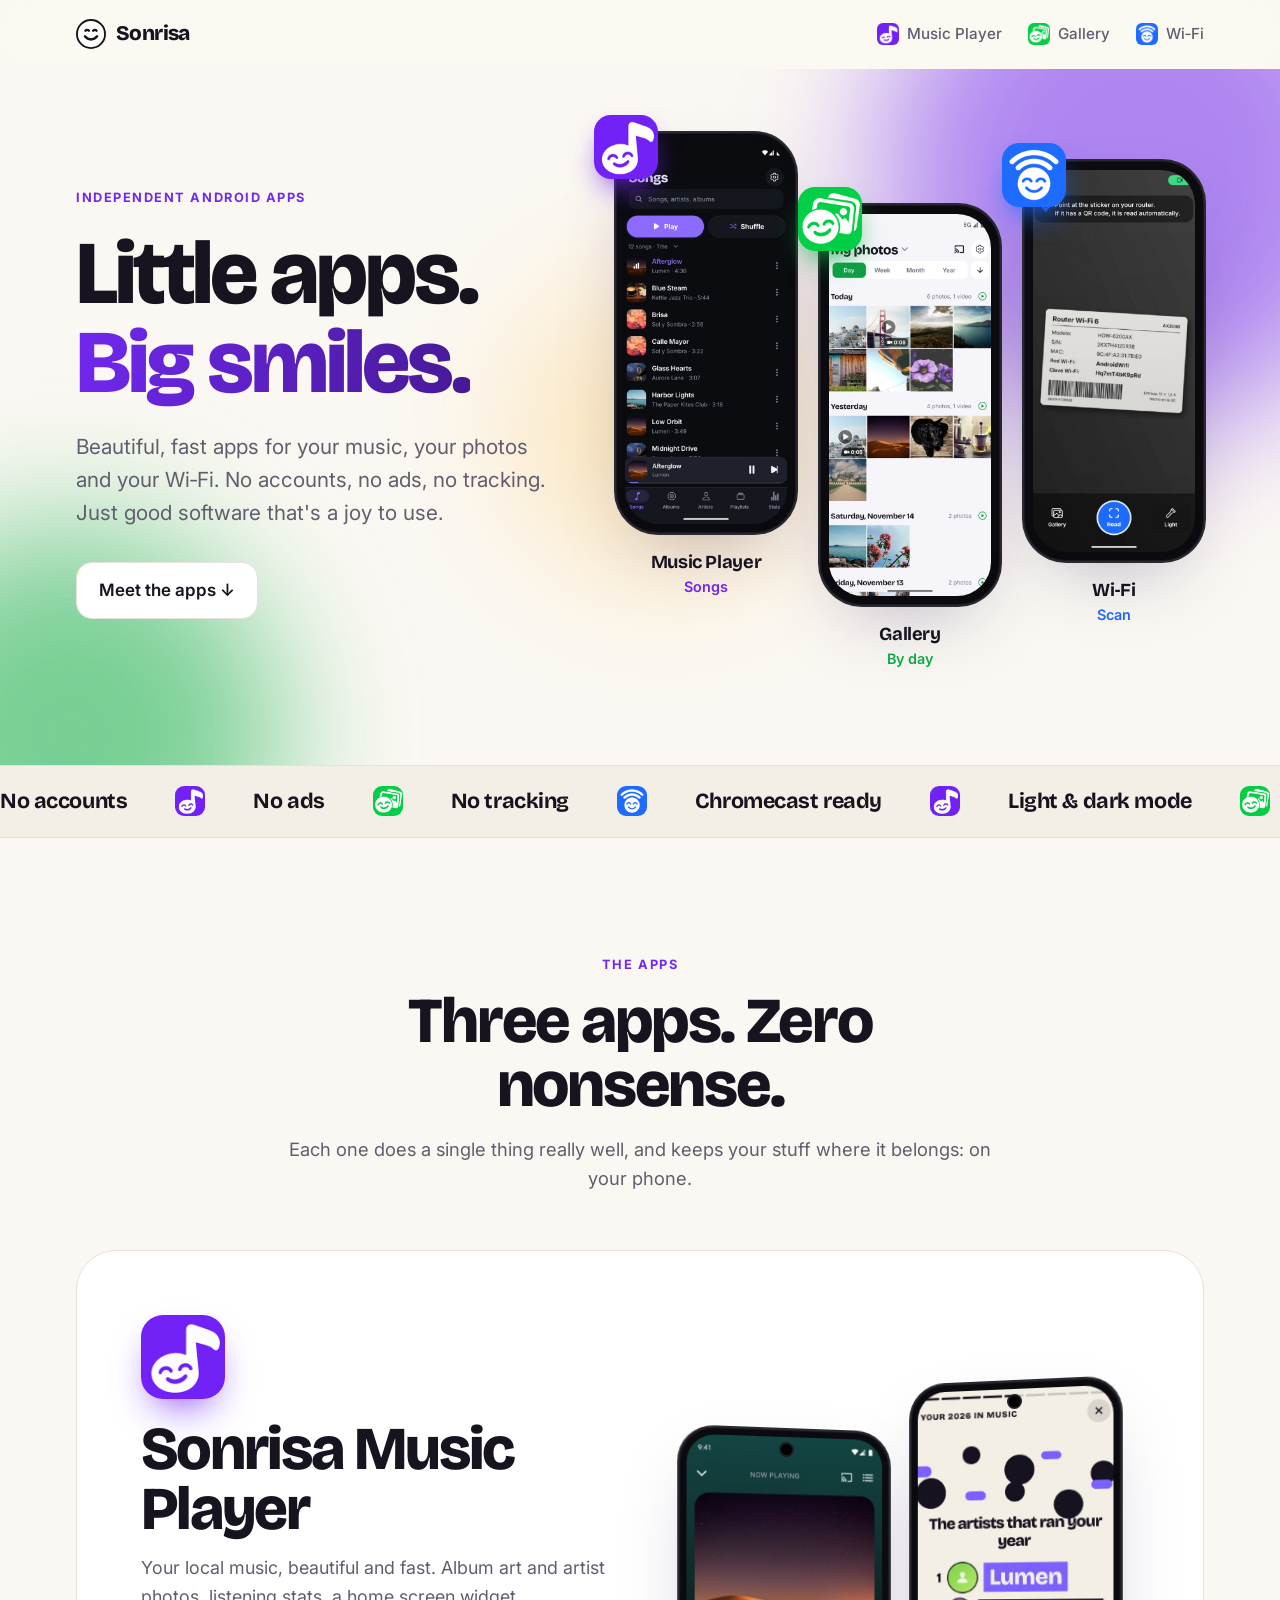
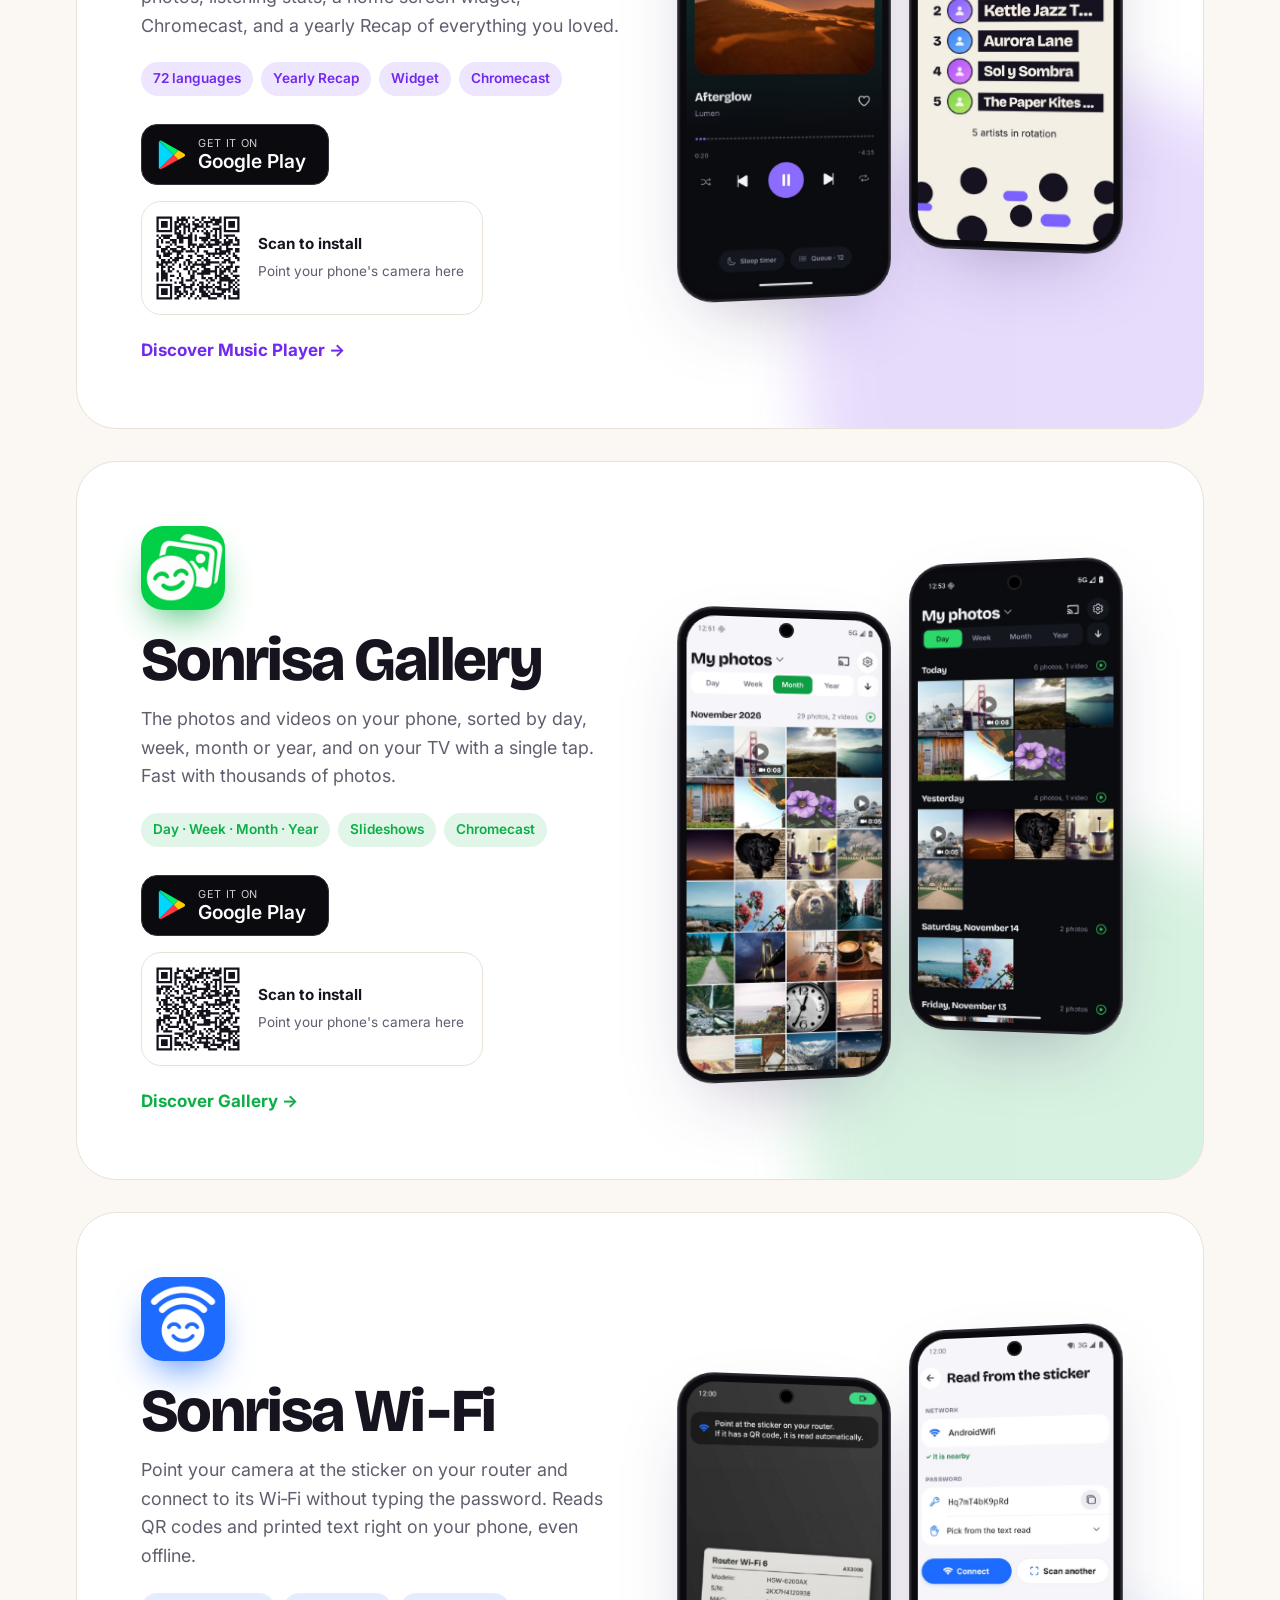
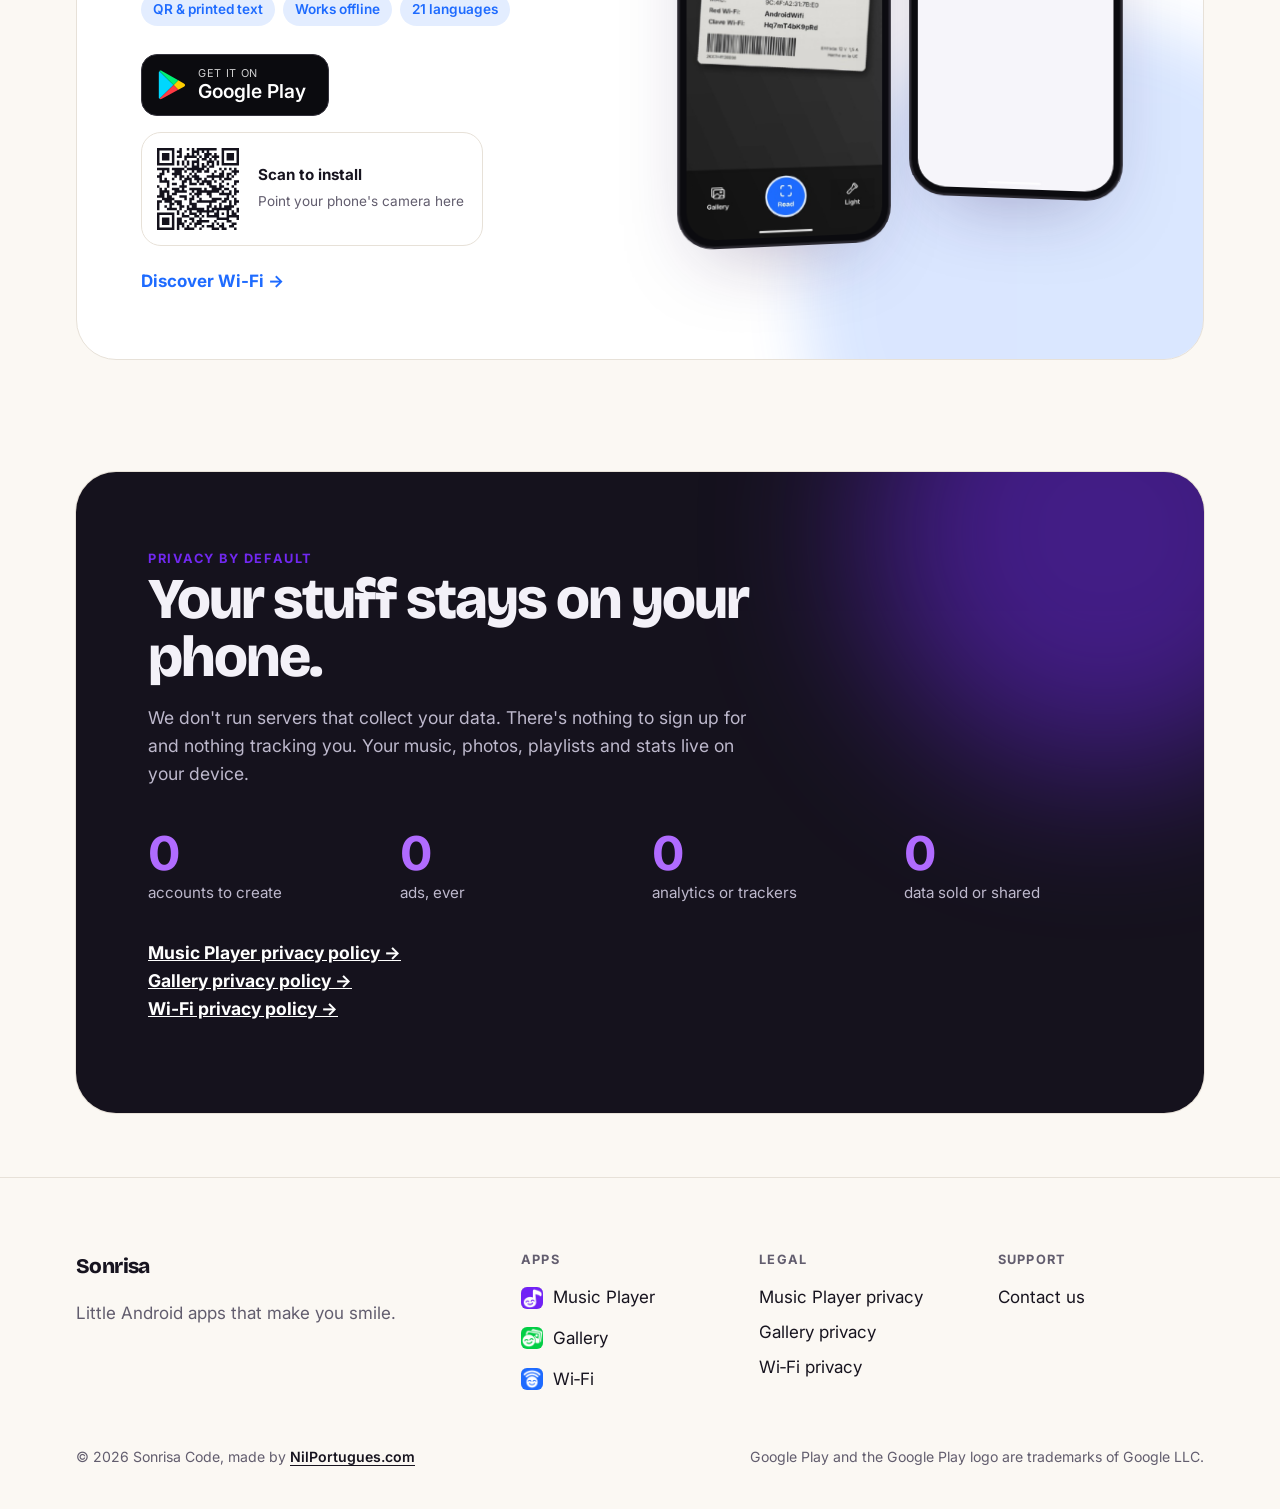
<file: index.html>
<!doctype html>
<html lang="en">
<head>
<meta charset="utf-8">
<meta name="viewport" content="width=device-width, initial-scale=1">
<title>Sonrisa · Little Android apps, big smiles</title>
<meta name="description" content="Sonrisa makes beautiful, fast Android apps that work with what's already on your phone. No accounts, no ads, no tracking. Meet Sonrisa Music Player, Sonrisa Gallery and Sonrisa Wi‑Fi.">
<link rel="canonical" href="https://sonrisacode.com/">
<meta property="og:type" content="website">
<meta property="og:url" content="https://sonrisacode.com/">
<meta property="og:title" content="Sonrisa · Little Android apps, big smiles">
<meta property="og:description" content="Beautiful, private Android apps. No accounts, no ads, no tracking.">
<meta property="og:image" content="https://sonrisacode.com/img/music/icon.png">
<meta name="twitter:card" content="summary">
<meta name="theme-color" content="#fbf8f3" media="(prefers-color-scheme: light)">
<meta name="theme-color" content="#0c0a12" media="(prefers-color-scheme: dark)">
<link rel="icon" href="img/music/icon-192.png">
<link rel="preconnect" href="https://fonts.googleapis.com">
<link rel="preconnect" href="https://fonts.gstatic.com" crossorigin>
<link href="https://fonts.googleapis.com/css2?family=Bricolage+Grotesque:opsz,wght@12..96,700;12..96,800&family=Inter:wght@400;500;600;700&display=swap" rel="stylesheet">
<link rel="stylesheet" href="styles.css">
<script src="site.js" defer></script>
</head>
<body>

<header class="nav">
  <div class="wrap">
    <a class="logo" href="./"><svg viewBox="0 0 32 32" aria-hidden="true"><circle cx="16" cy="16" r="15" fill="#fff" stroke="#17141f" stroke-width="2"/><path d="M9.5 18.5c3.4 4.4 9.6 4.4 13 0" stroke="#17141f" stroke-width="2.6" fill="none" stroke-linecap="round"/><path d="M10 12.5c1-1.3 2.8-1.3 3.8 0M18.2 12.5c1-1.3 2.8-1.3 3.8 0" stroke="#17141f" stroke-width="2.4" fill="none" stroke-linecap="round"/></svg>Sonrisa</a>
    <nav class="nav-links">
      <a href="music-player/"><img src="img/music/icon-192.png" alt="" width="22" height="22">Music Player</a>
      <a href="gallery/"><img src="img/gallery/icon-192.png" alt="" width="22" height="22">Gallery</a>
      <a href="wifi/"><img src="img/wifi/icon-192.png" alt="" width="22" height="22">Wi‑Fi</a>
    </nav>
  </div>
</header>

<main>
  <section class="hero music">
    <div class="blobs"><div class="blob a"></div><div class="blob b" style="background: var(--gallery)"></div><div class="blob c"></div></div>
    <div class="wrap">
      <div>
        <span class="eyebrow reveal">Independent Android apps</span>
        <h1 class="reveal d1">Little apps.<br><em>Big smiles.</em></h1>
        <p class="lead reveal d2">Beautiful, fast apps for your music, your photos and your Wi‑Fi. No accounts, no ads, no tracking. Just good software that's a joy to use.</p>
        <div class="get reveal d3">
          <a class="ghost-btn" href="#apps">Meet the apps ↓</a>
        </div>
      </div>
      <div class="duo reveal d2">
        <a class="demo music" href="music-player/" aria-label="Music Player">
          <div class="phone"><div class="screens"><img src="img/music/songs.jpg" alt="Songs" data-label="Songs" data-tap="50,95.5" width="540" height="1200"><img src="img/music/artists.jpg" alt="Artists" data-label="Artists" data-tap="90,95.5" width="540" height="1200" loading="lazy"><img src="img/music/stats.jpg" alt="Stats" data-label="Stats" data-tap="50,48" width="540" height="1200" loading="lazy"><img src="img/music/recap3.jpg" alt="Song of the year" data-label="Song of the year" data-tap="85,50" width="540" height="1200" loading="lazy"><img src="img/music/recap4.jpg" alt="Top artists" data-label="Top artists" width="540" height="1200" loading="lazy"><span class="tap"></span></div></div>
          <img class="demo-icon" src="img/music/icon-192.png" alt="" width="64" height="64">
          <span class="demo-caption"><strong>Music Player</strong><span class="demo-label">Songs</span></span>
        </a>
        <a class="demo gallery" href="gallery/" aria-label="Gallery">
          <div class="phone"><div class="screens"><img src="img/gallery/day.jpg" alt="By day" data-label="By day" data-tap="53,14.7" width="540" height="1200"><img src="img/gallery/month.jpg" alt="By month" data-label="By month" data-tap="37,41" width="540" height="1200" loading="lazy"><img src="img/gallery/viewer.jpg" alt="Viewer" data-label="Viewer" data-tap="50,94.4" width="540" height="1200" loading="lazy"><img src="img/gallery/details.jpg" alt="Details" data-label="Details" width="540" height="1200" loading="lazy"><span class="tap"></span></div></div>
          <img class="demo-icon" src="img/gallery/icon-192.png" alt="" width="64" height="64">
          <span class="demo-caption"><strong>Gallery</strong><span class="demo-label">By day</span></span>
        </a>
        <a class="demo wifi" href="wifi/" aria-label="Wi‑Fi">
          <div class="phone"><div class="screens"><img src="img/wifi/scan.jpg" alt="Scan" data-label="Scan" data-tap="50,92.5" width="540" height="1200"><img src="img/wifi/result.jpg" alt="Result" data-label="Result" data-tap="50,43" width="540" height="1200" loading="lazy"><img src="img/wifi/pick.jpg" alt="Pick the password" data-label="Pick the password" data-tap="27,80" width="540" height="1200" loading="lazy"><img src="img/wifi/saved.jpg" alt="Connected" data-label="Connected" width="540" height="1200" loading="lazy"><span class="tap"></span></div></div>
          <img class="demo-icon" src="img/wifi/icon-192.png" alt="" width="64" height="64">
          <span class="demo-caption"><strong>Wi‑Fi</strong><span class="demo-label">Scan</span></span>
        </a>
      </div>
    </div>
  </section>

  <div class="marquee music both" aria-hidden="true">
    <div class="marquee-track">
      <span>No accounts</span><span>No ads</span><span>No tracking</span><span>Chromecast ready</span><span>Light &amp; dark mode</span><span>Made with care</span>
      <span>No accounts</span><span>No ads</span><span>No tracking</span><span>Chromecast ready</span><span>Light &amp; dark mode</span><span>Made with care</span>
    </div>
  </div>

  <section class="section" id="apps">
    <div class="wrap">
      <div class="section-head center reveal">
        <span class="eyebrow">The apps</span>
        <h2>Three apps. Zero nonsense.</h2>
        <p>Each one does a single thing really well, and keeps your stuff where it belongs: on your phone.</p>
      </div>

      <article class="showcase music reveal">
        <div>
          <img class="app-icon" src="img/music/icon-192.png" alt="Sonrisa Music Player icon" width="84" height="84">
          <h2>Sonrisa Music Player</h2>
          <p>Your local music, beautiful and fast. Album art and artist photos, listening stats, a home screen widget, Chromecast, and a yearly Recap of everything you loved.</p>
          <div class="tags"><span>72 languages</span><span>Yearly Recap</span><span>Widget</span><span>Chromecast</span></div>
          <div class="get">
            <a class="play-btn" href="https://play.google.com/store/apps/details?id=com.nilportugues.sonrisa_music_player"><svg viewBox="0 0 28 30" aria-hidden="true"><path fill="#00d7fe" d="M1.5 1.2 15.6 15 1.5 28.8C1 28.5.8 28 .8 27.3V2.7c0-.7.2-1.2.7-1.5z"/><path fill="#ffce00" d="m20.3 19.7-4.7-4.7 4.7-4.7 5.6 3.2c1.6.9 1.6 2.4 0 3.3z"/><path fill="#ff3a44" d="M20.3 19.7 15.6 15 1.5 28.8c.5.5 1.4.6 2.4 0z"/><path fill="#00f076" d="M20.3 10.3 3.9 1c-1-.6-1.9-.5-2.4 0L15.6 15z"/></svg><span><small>Get it on</small><strong>Google Play</strong></span></a>
            <div class="qr-card"><img src="img/music/qr.svg" alt="QR code to download Sonrisa Music Player on Google Play" width="92" height="92"><div><strong>Scan to install</strong><span>Point your phone's camera here</span></div></div>
          </div>
          <a class="more" href="music-player/">Discover Music Player →</a>
        </div>
        <div class="media" aria-hidden="true">
          <div class="phone sm"><img src="img/music/player.jpg" alt="" width="540" height="1200" loading="lazy"></div>
          <div class="phone sm"><img src="img/music/recap4.jpg" alt="" width="540" height="1200" loading="lazy"></div>
        </div>
      </article>

      <article class="showcase gallery reveal">
        <div>
          <img class="app-icon" src="img/gallery/icon-192.png" alt="Sonrisa Gallery icon" width="84" height="84">
          <h2>Sonrisa Gallery</h2>
          <p>The photos and videos on your phone, sorted by day, week, month or year, and on your TV with a single tap. Fast with thousands of photos.</p>
          <div class="tags"><span>Day · Week · Month · Year</span><span>Slideshows</span><span>Chromecast</span></div>
          <div class="get">
            <a class="play-btn" href="https://play.google.com/store/apps/details?id=com.nilportugues.sonrisa_photo_gallery"><svg viewBox="0 0 28 30" aria-hidden="true"><path fill="#00d7fe" d="M1.5 1.2 15.6 15 1.5 28.8C1 28.5.8 28 .8 27.3V2.7c0-.7.2-1.2.7-1.5z"/><path fill="#ffce00" d="m20.3 19.7-4.7-4.7 4.7-4.7 5.6 3.2c1.6.9 1.6 2.4 0 3.3z"/><path fill="#ff3a44" d="M20.3 19.7 15.6 15 1.5 28.8c.5.5 1.4.6 2.4 0z"/><path fill="#00f076" d="M20.3 10.3 3.9 1c-1-.6-1.9-.5-2.4 0L15.6 15z"/></svg><span><small>Get it on</small><strong>Google Play</strong></span></a>
            <div class="qr-card"><img src="img/gallery/qr.svg" alt="QR code to download Sonrisa Gallery on Google Play" width="92" height="92"><div><strong>Scan to install</strong><span>Point your phone's camera here</span></div></div>
          </div>
          <a class="more" href="gallery/">Discover Gallery →</a>
        </div>
        <div class="media" aria-hidden="true">
          <div class="phone sm"><img src="img/gallery/month.jpg" alt="" width="540" height="1200" loading="lazy"></div>
          <div class="phone sm"><img src="img/gallery/dark.jpg" alt="" width="540" height="1200" loading="lazy"></div>
        </div>
      </article>

      <article class="showcase wifi reveal">
        <div>
          <img class="app-icon" src="img/wifi/icon-192.png" alt="Sonrisa Wi‑Fi icon" width="84" height="84">
          <h2>Sonrisa Wi‑Fi</h2>
          <p>Point your camera at the sticker on your router and connect to its Wi‑Fi without typing the password. Reads QR codes and printed text right on your phone, even offline.</p>
          <div class="tags"><span>QR &amp; printed text</span><span>Works offline</span><span>21 languages</span></div>
          <div class="get">
            <a class="play-btn" href="https://play.google.com/store/apps/details?id=com.nilportugues.sonrisa_wifi"><svg viewBox="0 0 28 30" aria-hidden="true"><path fill="#00d7fe" d="M1.5 1.2 15.6 15 1.5 28.8C1 28.5.8 28 .8 27.3V2.7c0-.7.2-1.2.7-1.5z"/><path fill="#ffce00" d="m20.3 19.7-4.7-4.7 4.7-4.7 5.6 3.2c1.6.9 1.6 2.4 0 3.3z"/><path fill="#ff3a44" d="M20.3 19.7 15.6 15 1.5 28.8c.5.5 1.4.6 2.4 0z"/><path fill="#00f076" d="M20.3 10.3 3.9 1c-1-.6-1.9-.5-2.4 0L15.6 15z"/></svg><span><small>Get it on</small><strong>Google Play</strong></span></a>
            <div class="qr-card"><img src="img/wifi/qr.svg" alt="QR code to download Sonrisa Wi‑Fi on Google Play" width="92" height="92"><div><strong>Scan to install</strong><span>Point your phone's camera here</span></div></div>
          </div>
          <a class="more" href="wifi/">Discover Wi‑Fi →</a>
        </div>
        <div class="media" aria-hidden="true">
          <div class="phone sm"><img src="img/wifi/scan.jpg" alt="" width="540" height="1200" loading="lazy"></div>
          <div class="phone sm"><img src="img/wifi/result.jpg" alt="" width="540" height="1200" loading="lazy"></div>
        </div>
      </article>
    </div>
  </section>

  <section class="wrap music" id="privacy">
    <div class="privacy reveal">
      <span class="eyebrow">Privacy by default</span>
      <h2>Your stuff stays on your phone.</h2>
      <p>We don't run servers that collect your data. There's nothing to sign up for and nothing tracking you. Your music, photos, playlists and stats live on your device.</p>
      <div class="stats">
        <div><b>0</b><span>accounts to create</span></div>
        <div><b>0</b><span>ads, ever</span></div>
        <div><b>0</b><span>analytics or trackers</span></div>
        <div><b>0</b><span>data sold or shared</span></div>
      </div>
      <p><a class="link" href="music-player/privacy.html">Music Player privacy policy →</a><br><a class="link" href="gallery/privacy.html">Gallery privacy policy →</a><br><a class="link" href="wifi/privacy.html">Wi‑Fi privacy policy →</a></p>
    </div>
  </section>
</main>

<footer>
  <div class="wrap">
    <div class="cols">
      <div>
        <a class="logo" href="./">Sonrisa</a>
        <p class="muted">Little Android apps that make you smile.</p>
      </div>
      <div><h5>Apps</h5><ul><li><a class="app-link" href="music-player/"><img src="img/music/icon-192.png" alt="" width="22" height="22">Music Player</a></li><li><a class="app-link" href="gallery/"><img src="img/gallery/icon-192.png" alt="" width="22" height="22">Gallery</a></li><li><a class="app-link" href="wifi/"><img src="img/wifi/icon-192.png" alt="" width="22" height="22">Wi‑Fi</a></li></ul></div>
      <div><h5>Legal</h5><ul><li><a href="music-player/privacy.html">Music Player privacy</a></li><li><a href="gallery/privacy.html">Gallery privacy</a></li><li><a href="wifi/privacy.html">Wi‑Fi privacy</a></li></ul></div>
      <div><h5>Support</h5><ul><li><a href="mailto:nilopc@gmail.com">Contact us</a></li></ul></div>
    </div>
    <div class="fine"><span>© 2026 Sonrisa Code, made by <a class="by" href="https://nilportugues.com">NilPortugues.com</a></span><span>Google Play and the Google Play logo are trademarks of Google LLC.</span></div>
  </div>
</footer>
</body>
</html>
</file>
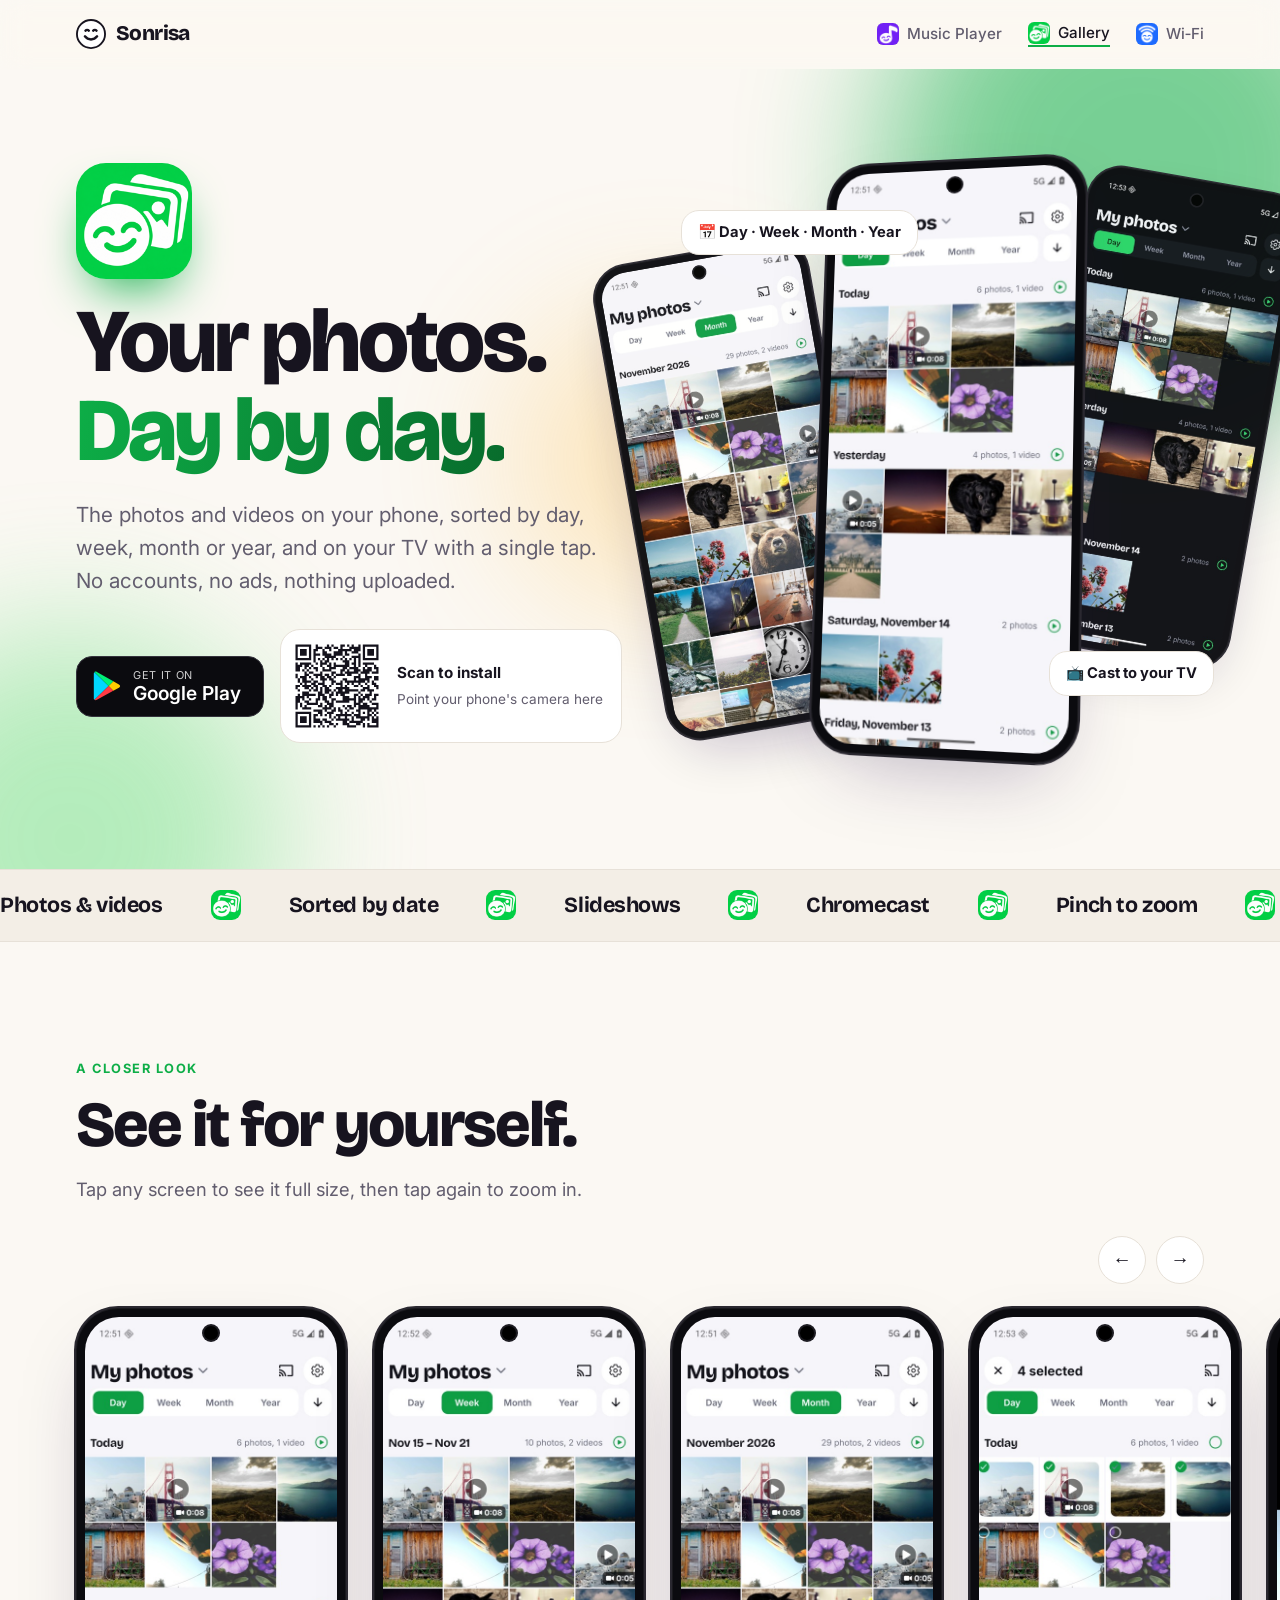
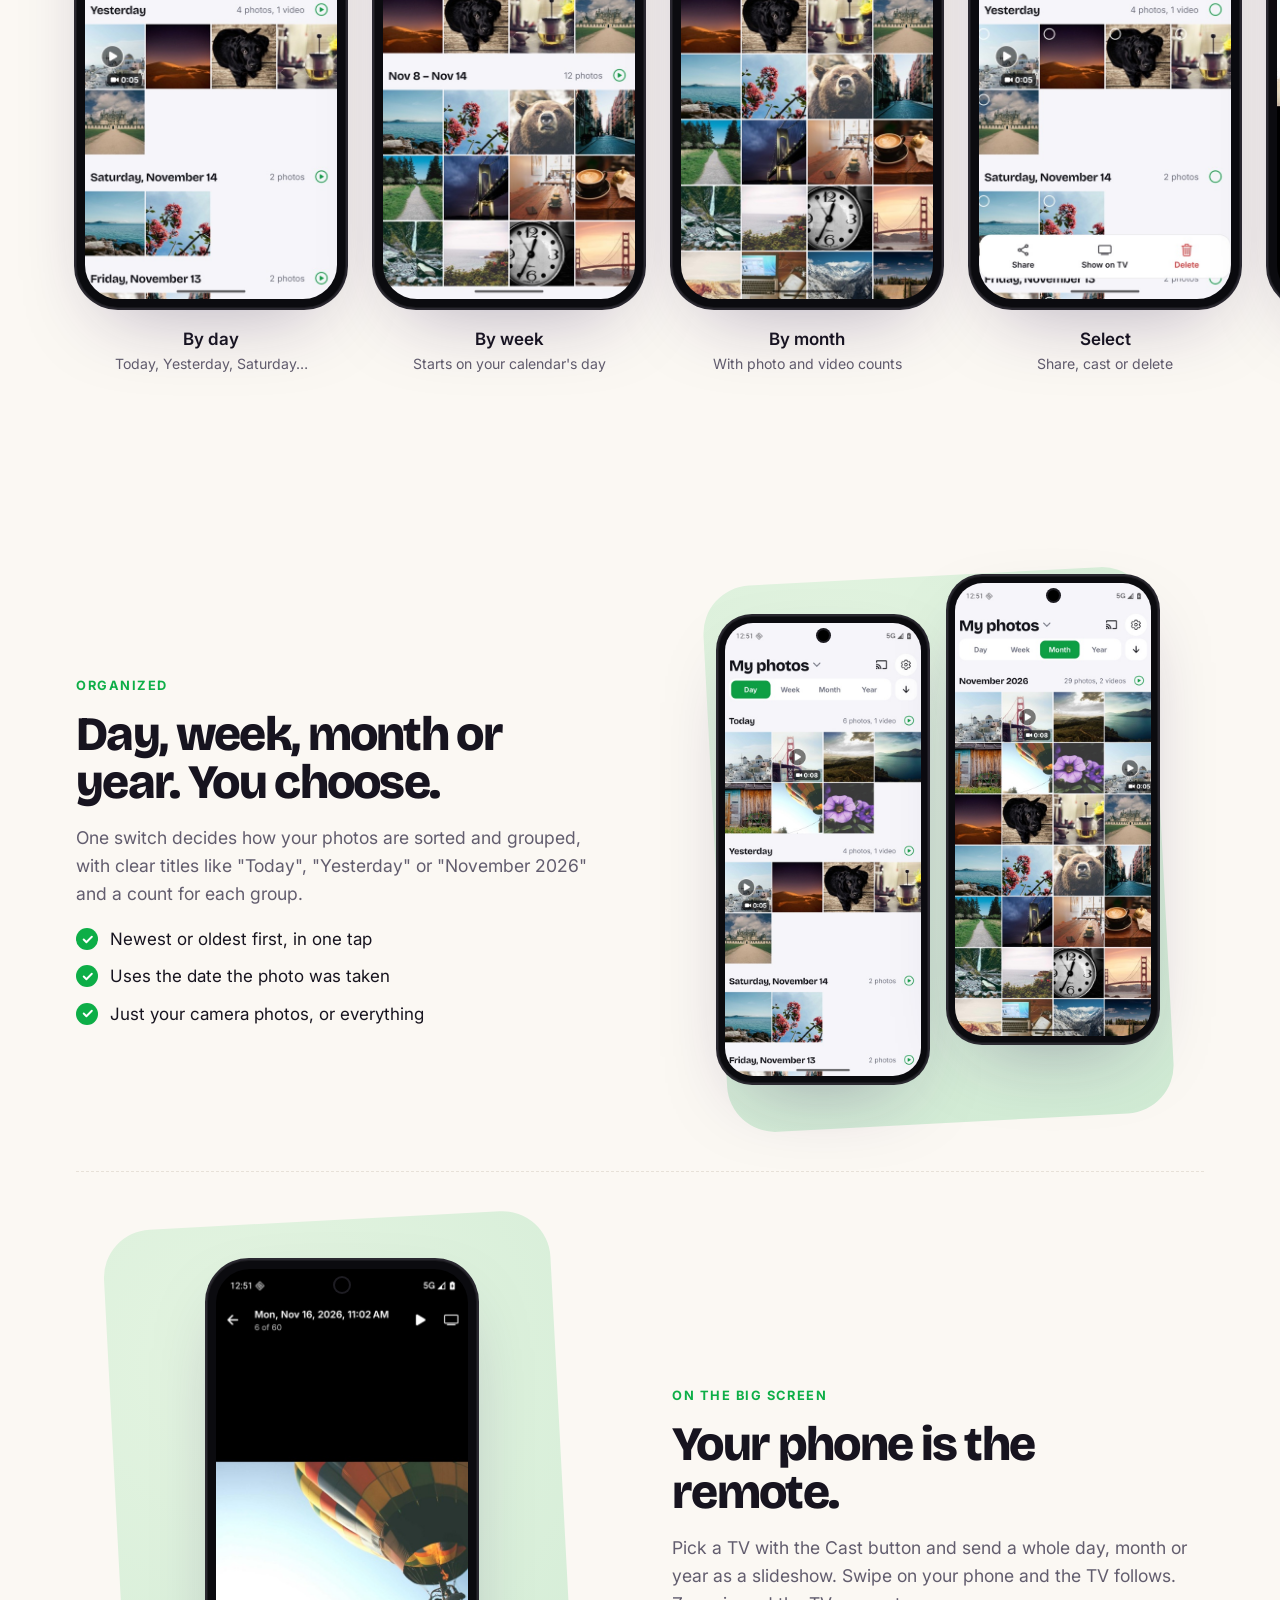
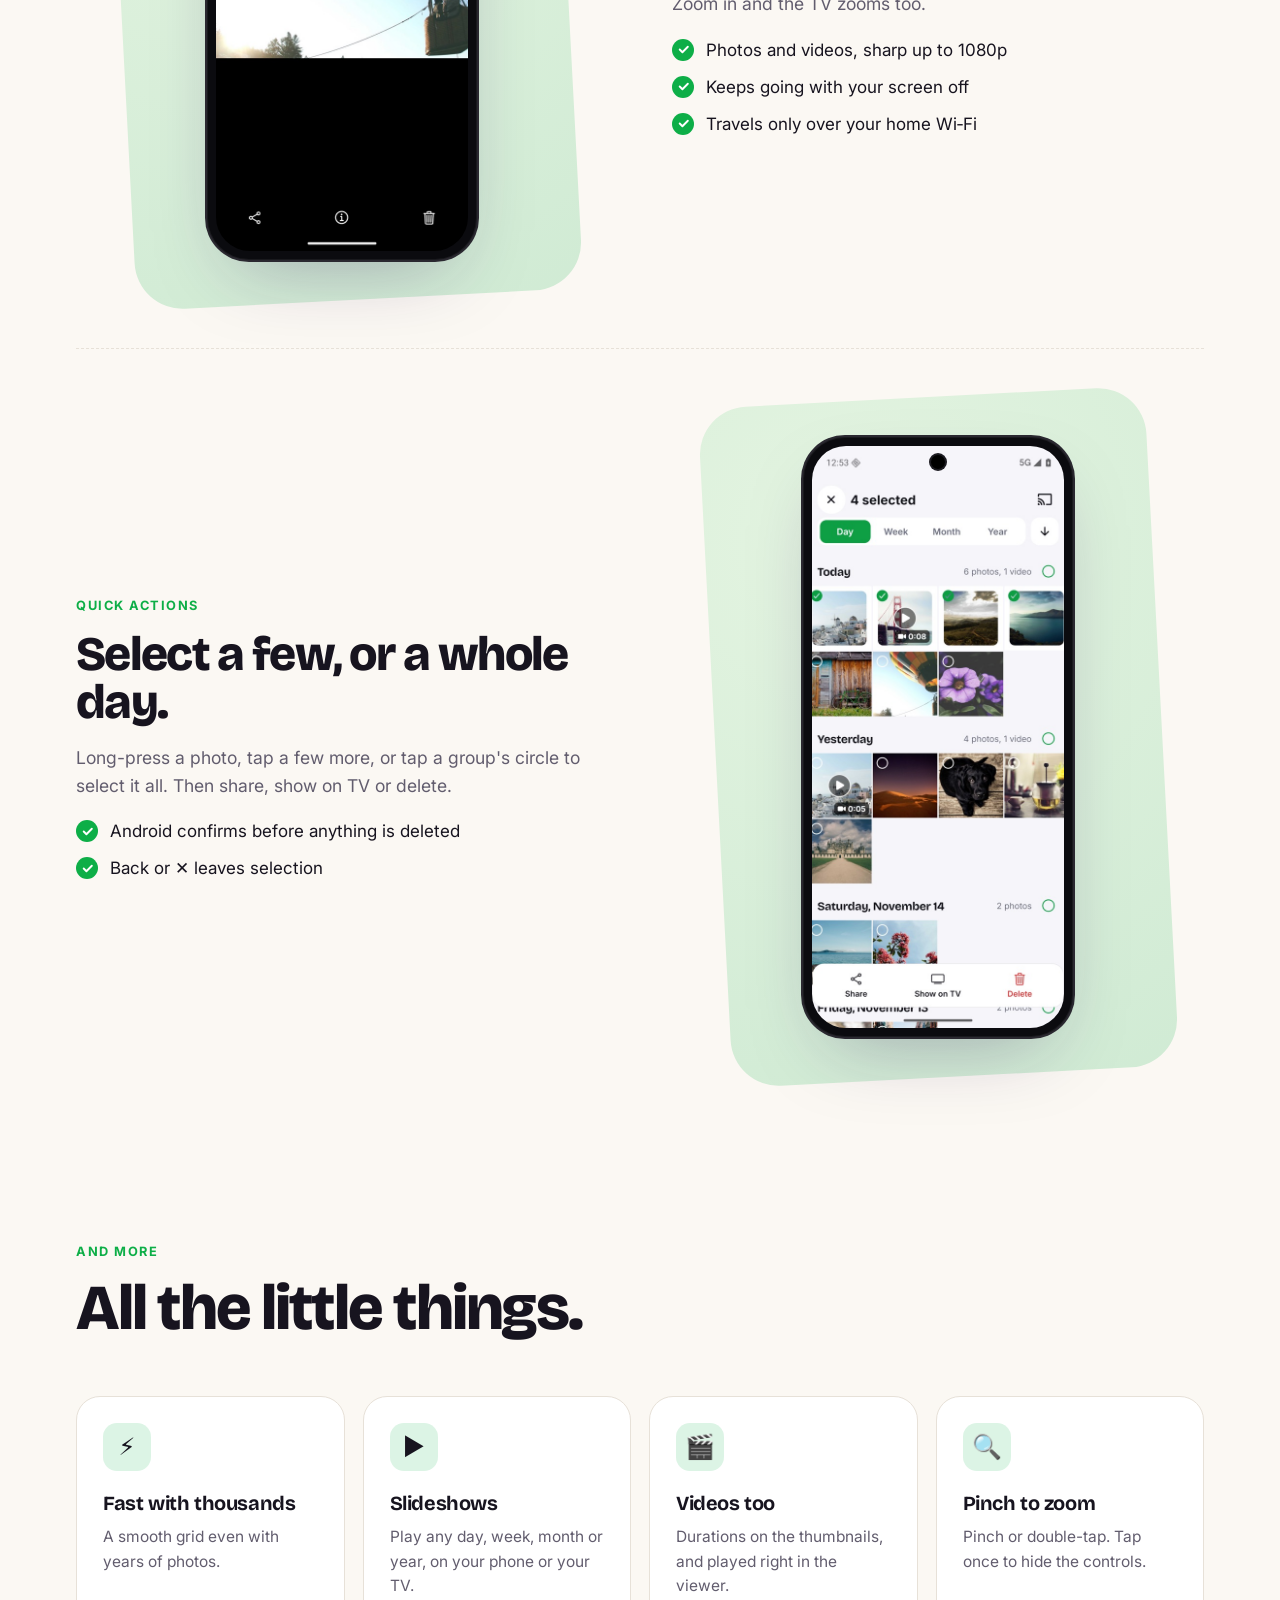
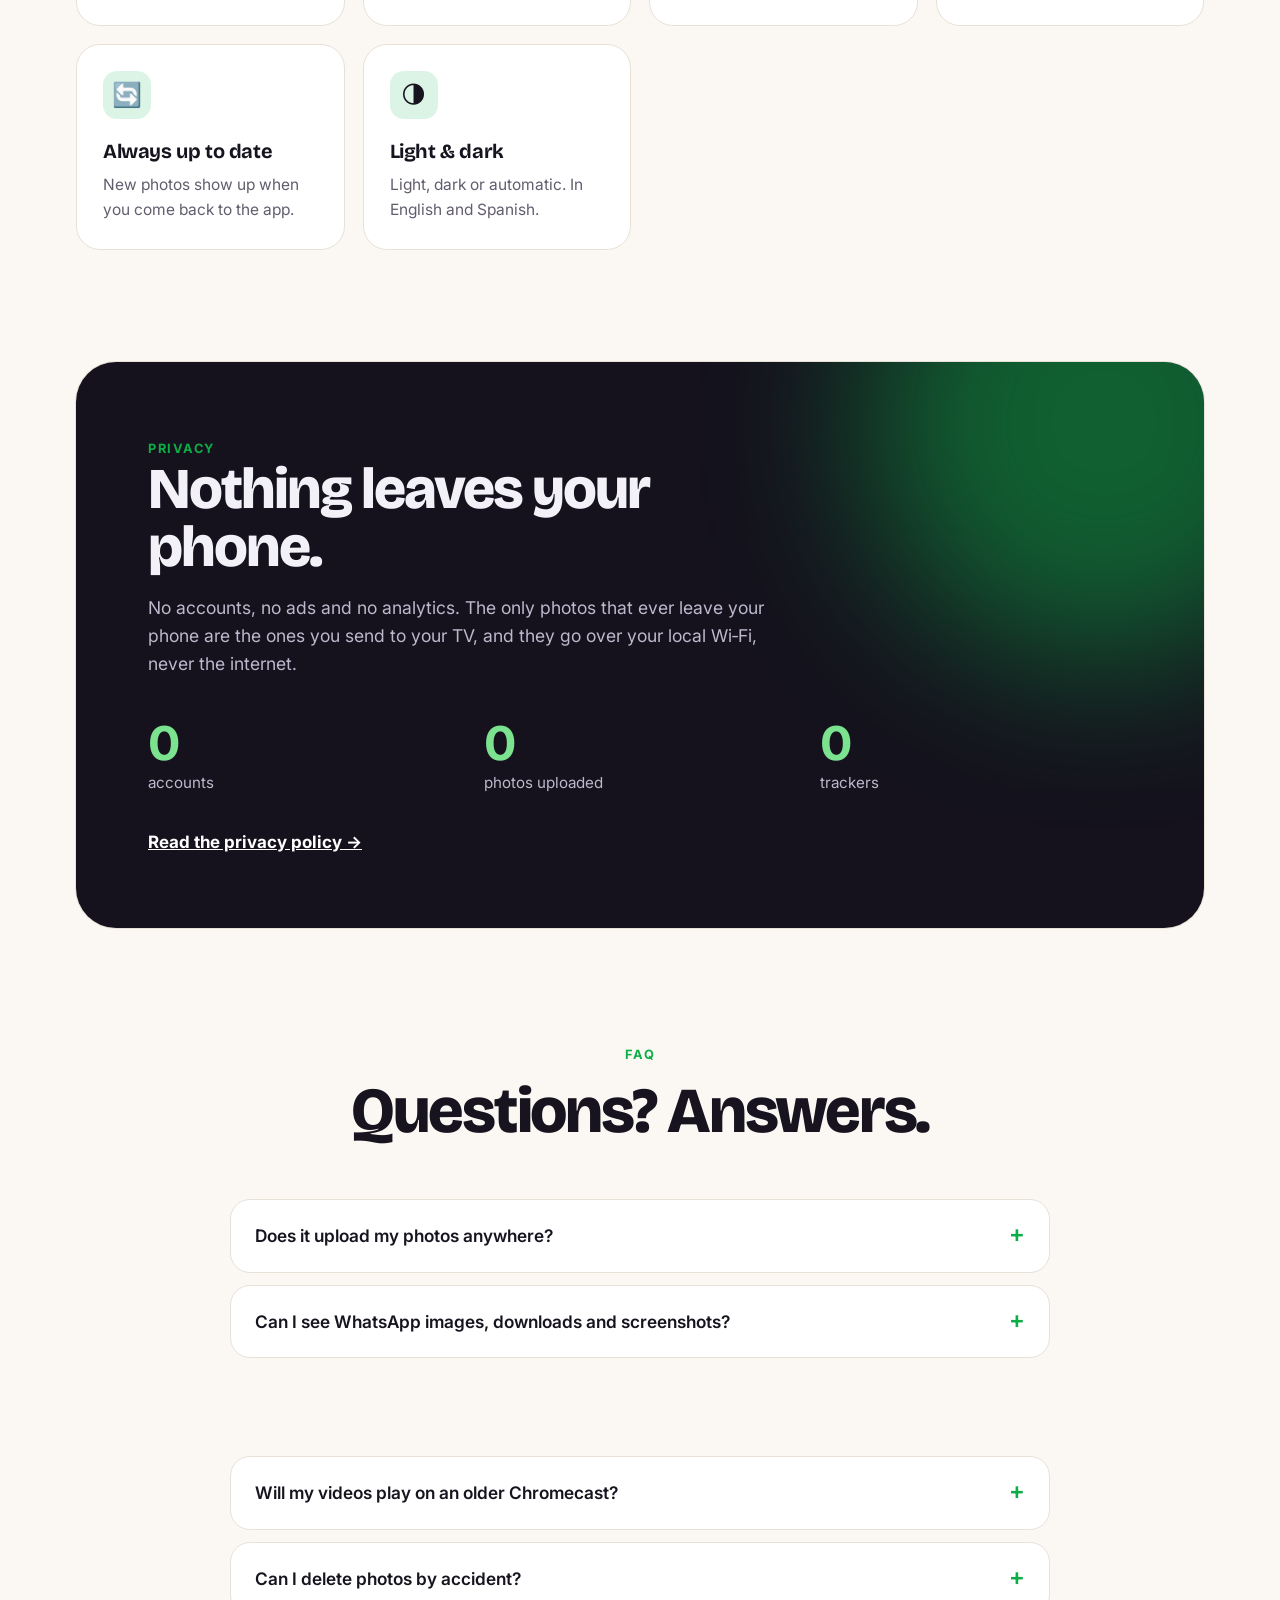
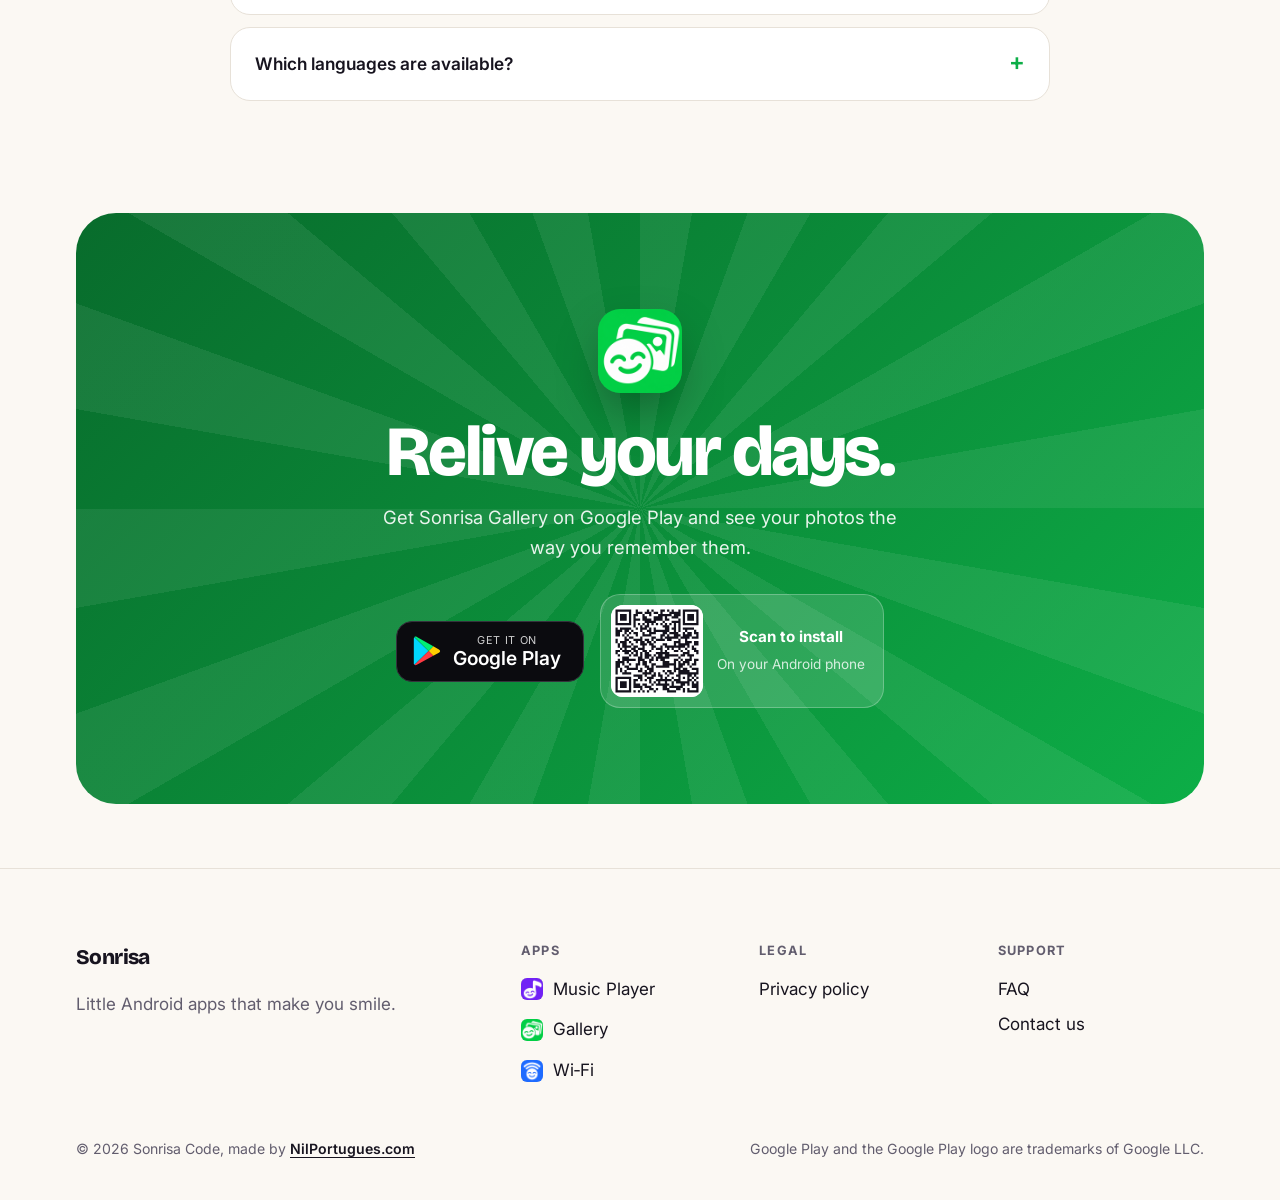
<file: gallery/index.html>
<!doctype html>
<html lang="en">
<head>
<meta charset="utf-8">
<meta name="viewport" content="width=device-width, initial-scale=1">
<title>Sonrisa Gallery · Your photos, by the day and on your TV</title>
<meta name="description" content="A fast photo and video gallery for Android. Sorted by day, week, month or year, with slideshows and Chromecast. No accounts, no ads, nothing uploaded.">
<link rel="canonical" href="https://sonrisacode.com/gallery/">
<meta property="og:type" content="website">
<meta property="og:url" content="https://sonrisacode.com/gallery/">
<meta property="og:title" content="Sonrisa Gallery">
<meta property="og:description" content="Your photos and videos, sorted by date and on your TV in one tap. No accounts, no ads.">
<meta property="og:image" content="https://sonrisacode.com/img/gallery/icon.png">
<meta name="twitter:card" content="summary">
<meta name="theme-color" content="#0dae47">
<link rel="icon" href="../img/gallery/icon-192.png">
<link rel="preconnect" href="https://fonts.googleapis.com">
<link rel="preconnect" href="https://fonts.gstatic.com" crossorigin>
<link href="https://fonts.googleapis.com/css2?family=Bricolage+Grotesque:opsz,wght@12..96,700;12..96,800&family=Inter:wght@400;500;600;700&display=swap" rel="stylesheet">
<link rel="stylesheet" href="../styles.css">
<script src="../site.js" defer></script>
<script type="application/ld+json">
{"@context":"https://schema.org","@type":"SoftwareApplication","name":"Sonrisa Gallery","operatingSystem":"Android","applicationCategory":"PhotographyApplication","url":"https://sonrisacode.com/gallery/","image":"https://sonrisacode.com/img/gallery/icon.png","downloadUrl":"https://play.google.com/store/apps/details?id=com.nilportugues.sonrisa_photo_gallery"}
</script>
</head>
<body class="gallery">

<header class="nav">
  <div class="wrap">
    <a class="logo" href="../"><svg viewBox="0 0 32 32" aria-hidden="true"><circle cx="16" cy="16" r="15" fill="#fff" stroke="#17141f" stroke-width="2"/><path d="M9.5 18.5c3.4 4.4 9.6 4.4 13 0" stroke="#17141f" stroke-width="2.6" fill="none" stroke-linecap="round"/><path d="M10 12.5c1-1.3 2.8-1.3 3.8 0M18.2 12.5c1-1.3 2.8-1.3 3.8 0" stroke="#17141f" stroke-width="2.4" fill="none" stroke-linecap="round"/></svg>Sonrisa</a>
    <nav class="nav-links">
      <a href="../music-player/"><img src="../img/music/icon-192.png" alt="" width="22" height="22">Music Player</a>
      <a href="../gallery/" aria-current="page"><img src="../img/gallery/icon-192.png" alt="" width="22" height="22">Gallery</a>
      <a href="../wifi/"><img src="../img/wifi/icon-192.png" alt="" width="22" height="22">Wi‑Fi</a>
    </nav>
  </div>
</header>

<main>
  <section class="hero">
    <div class="blobs"><div class="blob a"></div><div class="blob b"></div><div class="blob c"></div></div>
    <div class="wrap">
      <div>
        <img class="app-hero-icon reveal" src="../img/gallery/icon-192.png" alt="Sonrisa Gallery icon" width="116" height="116">
        <h1 class="reveal d1">Your photos.<br><em>Day by day.</em></h1>
        <p class="lead reveal d2">The photos and videos on your phone, sorted by day, week, month or year, and on your TV with a single tap. No accounts, no ads, nothing uploaded.</p>
        <div class="get reveal d3" id="download">
          <a class="play-btn" href="https://play.google.com/store/apps/details?id=com.nilportugues.sonrisa_photo_gallery"><svg viewBox="0 0 28 30" aria-hidden="true"><path fill="#00d7fe" d="M1.5 1.2 15.6 15 1.5 28.8C1 28.5.8 28 .8 27.3V2.7c0-.7.2-1.2.7-1.5z"/><path fill="#ffce00" d="m20.3 19.7-4.7-4.7 4.7-4.7 5.6 3.2c1.6.9 1.6 2.4 0 3.3z"/><path fill="#ff3a44" d="M20.3 19.7 15.6 15 1.5 28.8c.5.5 1.4.6 2.4 0z"/><path fill="#00f076" d="M20.3 10.3 3.9 1c-1-.6-1.9-.5-2.4 0L15.6 15z"/></svg><span><small>Get it on</small><strong>Google Play</strong></span></a>
          <div class="qr-card"><img src="../img/gallery/qr.svg" alt="QR code to download Sonrisa Gallery on Google Play" width="92" height="92"><div><strong>Scan to install</strong><span>Point your phone's camera here</span></div></div>
        </div>
      </div>
      <div class="stage reveal d2" aria-hidden="true">
        <div class="phone p2"><img src="../img/gallery/month.jpg" alt="" width="540" height="1200"></div>
        <div class="phone p3"><img src="../img/gallery/dark.jpg" alt="" width="540" height="1200"></div>
        <div class="phone p1"><img src="../img/gallery/day.jpg" alt="" width="540" height="1200"></div>
        <div class="badge-float one">📅 Day · Week · Month · Year</div>
        <div class="badge-float two">📺 Cast to your TV</div>
      </div>
    </div>
  </section>

  <div class="marquee" aria-hidden="true">
    <div class="marquee-track">
      <span>Photos &amp; videos</span><span>Sorted by date</span><span>Slideshows</span><span>Chromecast</span><span>Pinch to zoom</span><span>Light &amp; dark</span><span>No ads</span><span>Nothing uploaded</span>
      <span>Photos &amp; videos</span><span>Sorted by date</span><span>Slideshows</span><span>Chromecast</span><span>Pinch to zoom</span><span>Light &amp; dark</span><span>No ads</span><span>Nothing uploaded</span>
    </div>
  </div>

  <section class="section" id="screens">
    <div class="wrap">
      <div class="section-head reveal">
        <span class="eyebrow">A closer look</span>
        <h2>See it for yourself.</h2>
        <p>Tap any screen to see it full size, then tap again to zoom in.</p>
      </div>
      <div class="carousel-nav" data-carousel="shots"><button data-dir="-1" aria-label="Scroll left">←</button><button data-dir="1" aria-label="Scroll right">→</button></div>
    </div>
    <div class="shots" id="shots">
      <figure class="shot"><button data-zoom="../img/gallery/day@2x.jpg" data-caption="By day"><div class="phone"><img src="../img/gallery/day.jpg" alt="Photos grouped by day" width="540" height="1200" loading="lazy"></div></button><figcaption>By day<span>Today, Yesterday, Saturday…</span></figcaption></figure>
      <figure class="shot"><button data-zoom="../img/gallery/week@2x.jpg" data-caption="By week"><div class="phone"><img src="../img/gallery/week.jpg" alt="Photos grouped by week" width="540" height="1200" loading="lazy"></div></button><figcaption>By week<span>Starts on your calendar's day</span></figcaption></figure>
      <figure class="shot"><button data-zoom="../img/gallery/month@2x.jpg" data-caption="By month"><div class="phone"><img src="../img/gallery/month.jpg" alt="Photos grouped by month" width="540" height="1200" loading="lazy"></div></button><figcaption>By month<span>With photo and video counts</span></figcaption></figure>
      <figure class="shot"><button data-zoom="../img/gallery/select@2x.jpg" data-caption="Select"><div class="phone"><img src="../img/gallery/select.jpg" alt="Selecting several photos" width="540" height="1200" loading="lazy"></div></button><figcaption>Select<span>Share, cast or delete</span></figcaption></figure>
      <figure class="shot"><button data-zoom="../img/gallery/viewer@2x.jpg" data-caption="Viewer"><div class="phone"><img src="../img/gallery/viewer.jpg" alt="Full-screen photo viewer" width="540" height="1200" loading="lazy"></div></button><figcaption>Viewer<span>Swipe, pinch, play</span></figcaption></figure>
      <figure class="shot"><button data-zoom="../img/gallery/details@2x.jpg" data-caption="Details"><div class="phone"><img src="../img/gallery/details.jpg" alt="Photo details" width="540" height="1200" loading="lazy"></div></button><figcaption>Details<span>Date, size and folder</span></figcaption></figure>
      <figure class="shot"><button data-zoom="../img/gallery/dark@2x.jpg" data-caption="Dark mode"><div class="phone"><img src="../img/gallery/dark.jpg" alt="Gallery in dark mode" width="540" height="1200" loading="lazy"></div></button><figcaption>Dark mode<span>Or light, or automatic</span></figcaption></figure>
    </div>
  </section>

  <section class="section" id="features" style="padding-top: 0">
    <div class="wrap">
      <div class="row">
        <div class="reveal">
          <span class="eyebrow">Organized</span>
          <h3>Day, week, month or year. You choose.</h3>
          <p>One switch decides how your photos are sorted and grouped, with clear titles like "Today", "Yesterday" or "November 2026" and a count for each group.</p>
          <ul><li>Newest or oldest first, in one tap</li><li>Uses the date the photo was taken</li><li>Just your camera photos, or everything</li></ul>
        </div>
        <div class="row-media reveal d1"><div class="pair"><div class="phone sm"><img src="../img/gallery/day.jpg" alt="Grouped by day" width="540" height="1200" loading="lazy"></div><div class="phone sm"><img src="../img/gallery/month.jpg" alt="Grouped by month" width="540" height="1200" loading="lazy"></div></div></div>
      </div>

      <div class="row flip">
        <div class="reveal">
          <span class="eyebrow">On the big screen</span>
          <h3>Your phone is the remote.</h3>
          <p>Pick a TV with the Cast button and send a whole day, month or year as a slideshow. Swipe on your phone and the TV follows. Zoom in and the TV zooms too.</p>
          <ul><li>Photos and videos, sharp up to 1080p</li><li>Keeps going with your screen off</li><li>Travels only over your home Wi‑Fi</li></ul>
        </div>
        <div class="row-media reveal d1"><div class="phone"><img src="../img/gallery/viewer.jpg" alt="Photo viewer with cast button" width="540" height="1200" loading="lazy"></div></div>
      </div>

      <div class="row">
        <div class="reveal">
          <span class="eyebrow">Quick actions</span>
          <h3>Select a few, or a whole day.</h3>
          <p>Long-press a photo, tap a few more, or tap a group's circle to select it all. Then share, show on TV or delete.</p>
          <ul><li>Android confirms before anything is deleted</li><li>Back or ✕ leaves selection</li></ul>
        </div>
        <div class="row-media reveal d1"><div class="phone"><img src="../img/gallery/select.jpg" alt="Selection mode" width="540" height="1200" loading="lazy"></div></div>
      </div>
    </div>
  </section>

  <section class="section" style="padding-top: 0">
    <div class="wrap">
      <div class="section-head reveal"><span class="eyebrow">And more</span><h2>All the little things.</h2></div>
      <div class="grid">
        <div class="card reveal"><div class="ic">⚡</div><h4>Fast with thousands</h4><p>A smooth grid even with years of photos.</p></div>
        <div class="card reveal d1"><div class="ic">▶️</div><h4>Slideshows</h4><p>Play any day, week, month or year, on your phone or your TV.</p></div>
        <div class="card reveal d2"><div class="ic">🎬</div><h4>Videos too</h4><p>Durations on the thumbnails, and played right in the viewer.</p></div>
        <div class="card reveal d3"><div class="ic">🔍</div><h4>Pinch to zoom</h4><p>Pinch or double-tap. Tap once to hide the controls.</p></div>
        <div class="card reveal"><div class="ic">🔄</div><h4>Always up to date</h4><p>New photos show up when you come back to the app.</p></div>
        <div class="card reveal d1"><div class="ic">🌗</div><h4>Light &amp; dark</h4><p>Light, dark or automatic. In English and Spanish.</p></div>
      </div>
    </div>
  </section>

  <section class="wrap">
    <div class="privacy reveal">
      <span class="eyebrow">Privacy</span>
      <h2>Nothing leaves your phone.</h2>
      <p>No accounts, no ads and no analytics. The only photos that ever leave your phone are the ones you send to your TV, and they go over your local Wi‑Fi, never the internet.</p>
      <div class="stats">
        <div><b>0</b><span>accounts</span></div>
        <div><b>0</b><span>photos uploaded</span></div>
        <div><b>0</b><span>trackers</span></div>
      </div>
      <a class="link" href="privacy.html">Read the privacy policy →</a>
    </div>
  </section>

  <section class="section" id="faq">
    <div class="wrap">
      <div class="section-head center reveal"><span class="eyebrow">FAQ</span><h2>Questions? Answers.</h2></div>
      <div class="faq">
        <details class="reveal"><summary>Does it upload my photos anywhere?</summary><p>No. There's no cloud and no account. Your photos stay on your phone. When you cast, they go straight from your phone to the TV over your home Wi‑Fi.</p></details>
        <details class="reveal"><summary>Can I see WhatsApp images, downloads and screenshots?</summary><p>Yes. By default you see your camera photos. Tap the title to switch to All photos. The app remembers your choice.</p></details>
        <details class="reveal"><summary>What do I need to watch on my TV?</summary><p>A Chromecast or a TV with Chromecast built in, on the same Wi‑Fi as your phone. Tap the Cast button and choose your TV.</p></details>
        <details class="reveal"><summary>Will my videos play on an older Chromecast?</summary><p>Yes. Videos an older Chromecast can't play (HEVC, 4K, HDR) are converted on your phone to 1080p before sending.</p></details>
        <details class="reveal"><summary>Can I delete photos by accident?</summary><p>Android asks for its own confirmation before any photo is deleted.</p></details>
        <details class="reveal"><summary>Which languages are available?</summary><p>English and Spanish.</p></details>
      </div>
    </div>
  </section>

  <section class="wrap">
    <div class="cta reveal">
      <img class="app-icon" src="../img/gallery/icon-192.png" alt="" width="84" height="84">
      <h2>Relive your days.</h2>
      <p>Get Sonrisa Gallery on Google Play and see your photos the way you remember them.</p>
      <div class="get">
        <a class="play-btn" href="https://play.google.com/store/apps/details?id=com.nilportugues.sonrisa_photo_gallery"><svg viewBox="0 0 28 30" aria-hidden="true"><path fill="#00d7fe" d="M1.5 1.2 15.6 15 1.5 28.8C1 28.5.8 28 .8 27.3V2.7c0-.7.2-1.2.7-1.5z"/><path fill="#ffce00" d="m20.3 19.7-4.7-4.7 4.7-4.7 5.6 3.2c1.6.9 1.6 2.4 0 3.3z"/><path fill="#ff3a44" d="M20.3 19.7 15.6 15 1.5 28.8c.5.5 1.4.6 2.4 0z"/><path fill="#00f076" d="M20.3 10.3 3.9 1c-1-.6-1.9-.5-2.4 0L15.6 15z"/></svg><span><small>Get it on</small><strong>Google Play</strong></span></a>
        <div class="qr-card"><img src="../img/gallery/qr.svg" alt="QR code to download Sonrisa Gallery on Google Play" width="92" height="92"><div><strong>Scan to install</strong><span>On your Android phone</span></div></div>
      </div>
    </div>
  </section>
</main>

<footer>
  <div class="wrap">
    <div class="cols">
      <div><a class="logo" href="../">Sonrisa</a><p class="muted">Little Android apps that make you smile.</p></div>
      <div><h5>Apps</h5><ul><li><a class="app-link" href="../music-player/"><img src="../img/music/icon-192.png" alt="" width="22" height="22">Music Player</a></li><li><a class="app-link" href="./"><img src="../img/gallery/icon-192.png" alt="" width="22" height="22">Gallery</a></li><li><a class="app-link" href="../wifi/"><img src="../img/wifi/icon-192.png" alt="" width="22" height="22">Wi‑Fi</a></li></ul></div>
      <div><h5>Legal</h5><ul><li><a href="privacy.html">Privacy policy</a></li></ul></div>
      <div><h5>Support</h5><ul><li><a href="#faq">FAQ</a></li><li><a href="mailto:nilopc@gmail.com">Contact us</a></li></ul></div>
    </div>
    <div class="fine"><span>© 2026 Sonrisa Code, made by <a class="by" href="https://nilportugues.com">NilPortugues.com</a></span><span>Google Play and the Google Play logo are trademarks of Google LLC.</span></div>
  </div>
</footer>
</body>
</html>
</file>
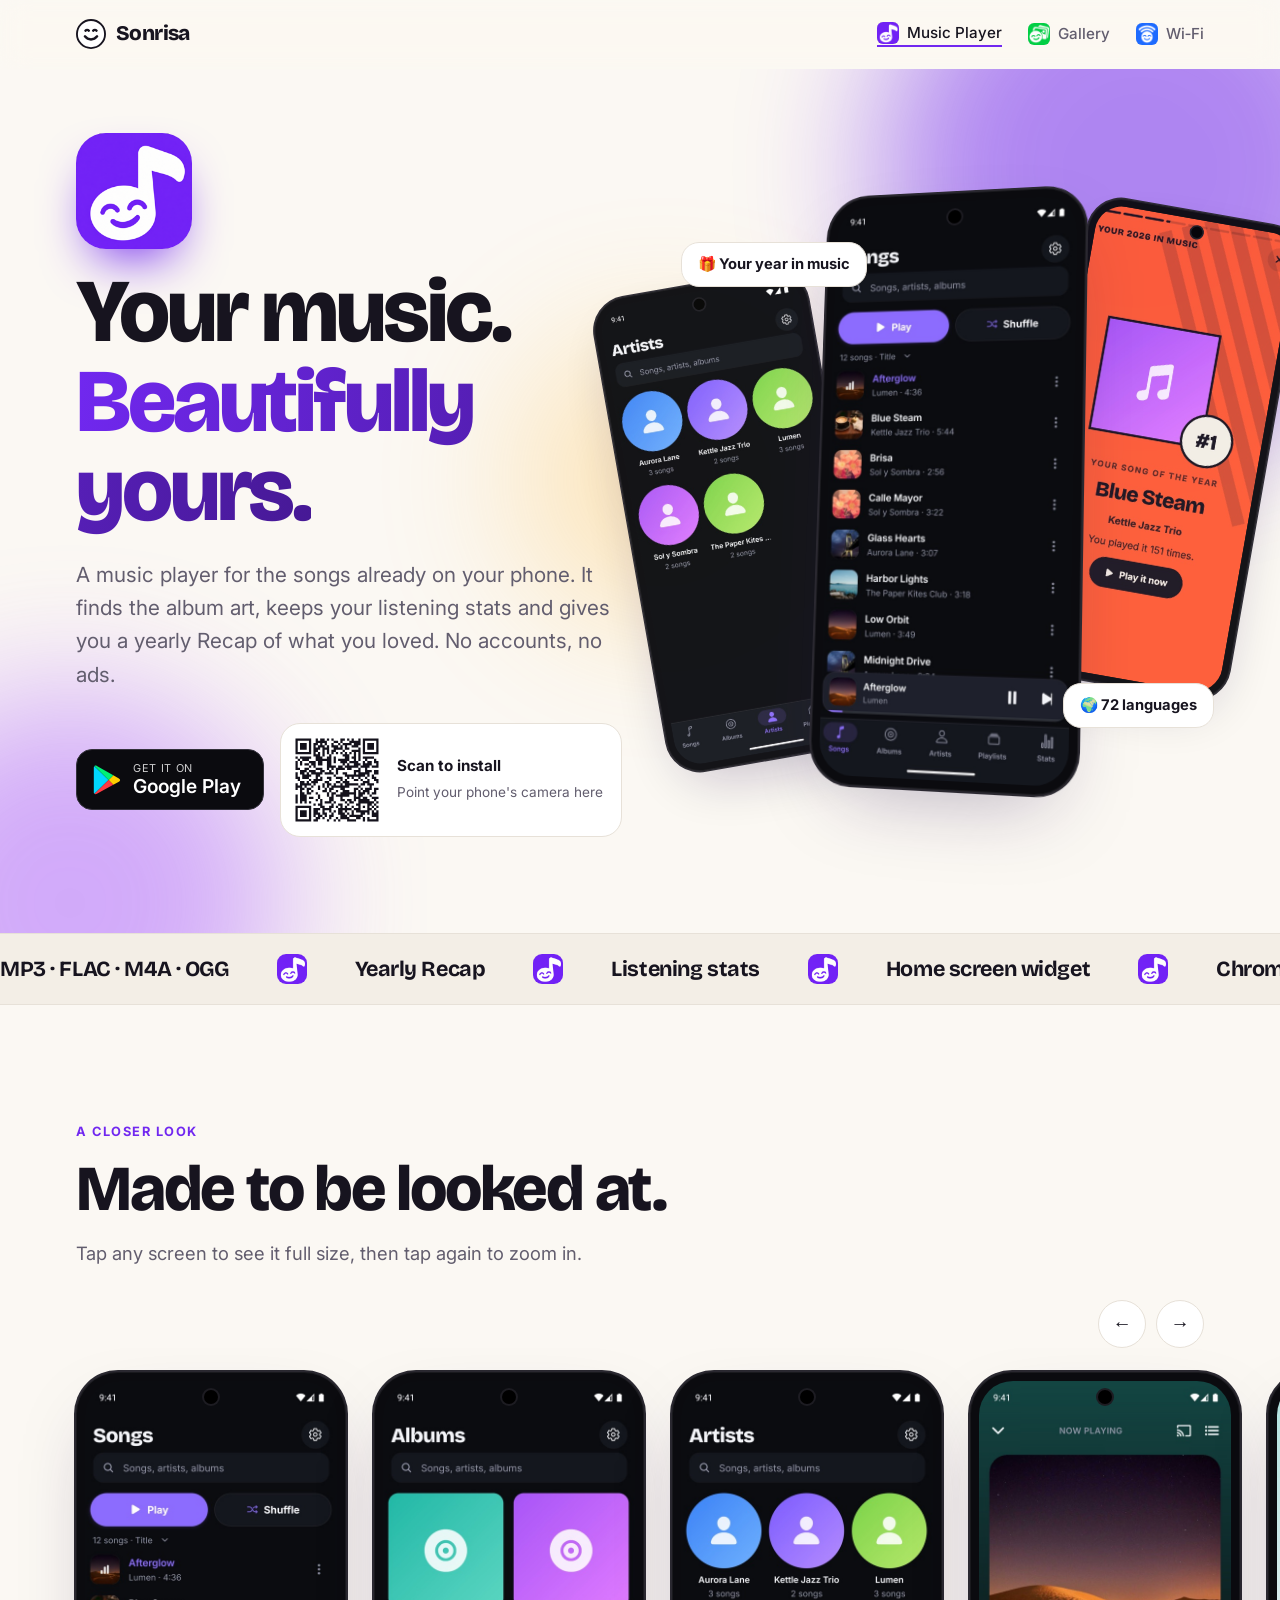
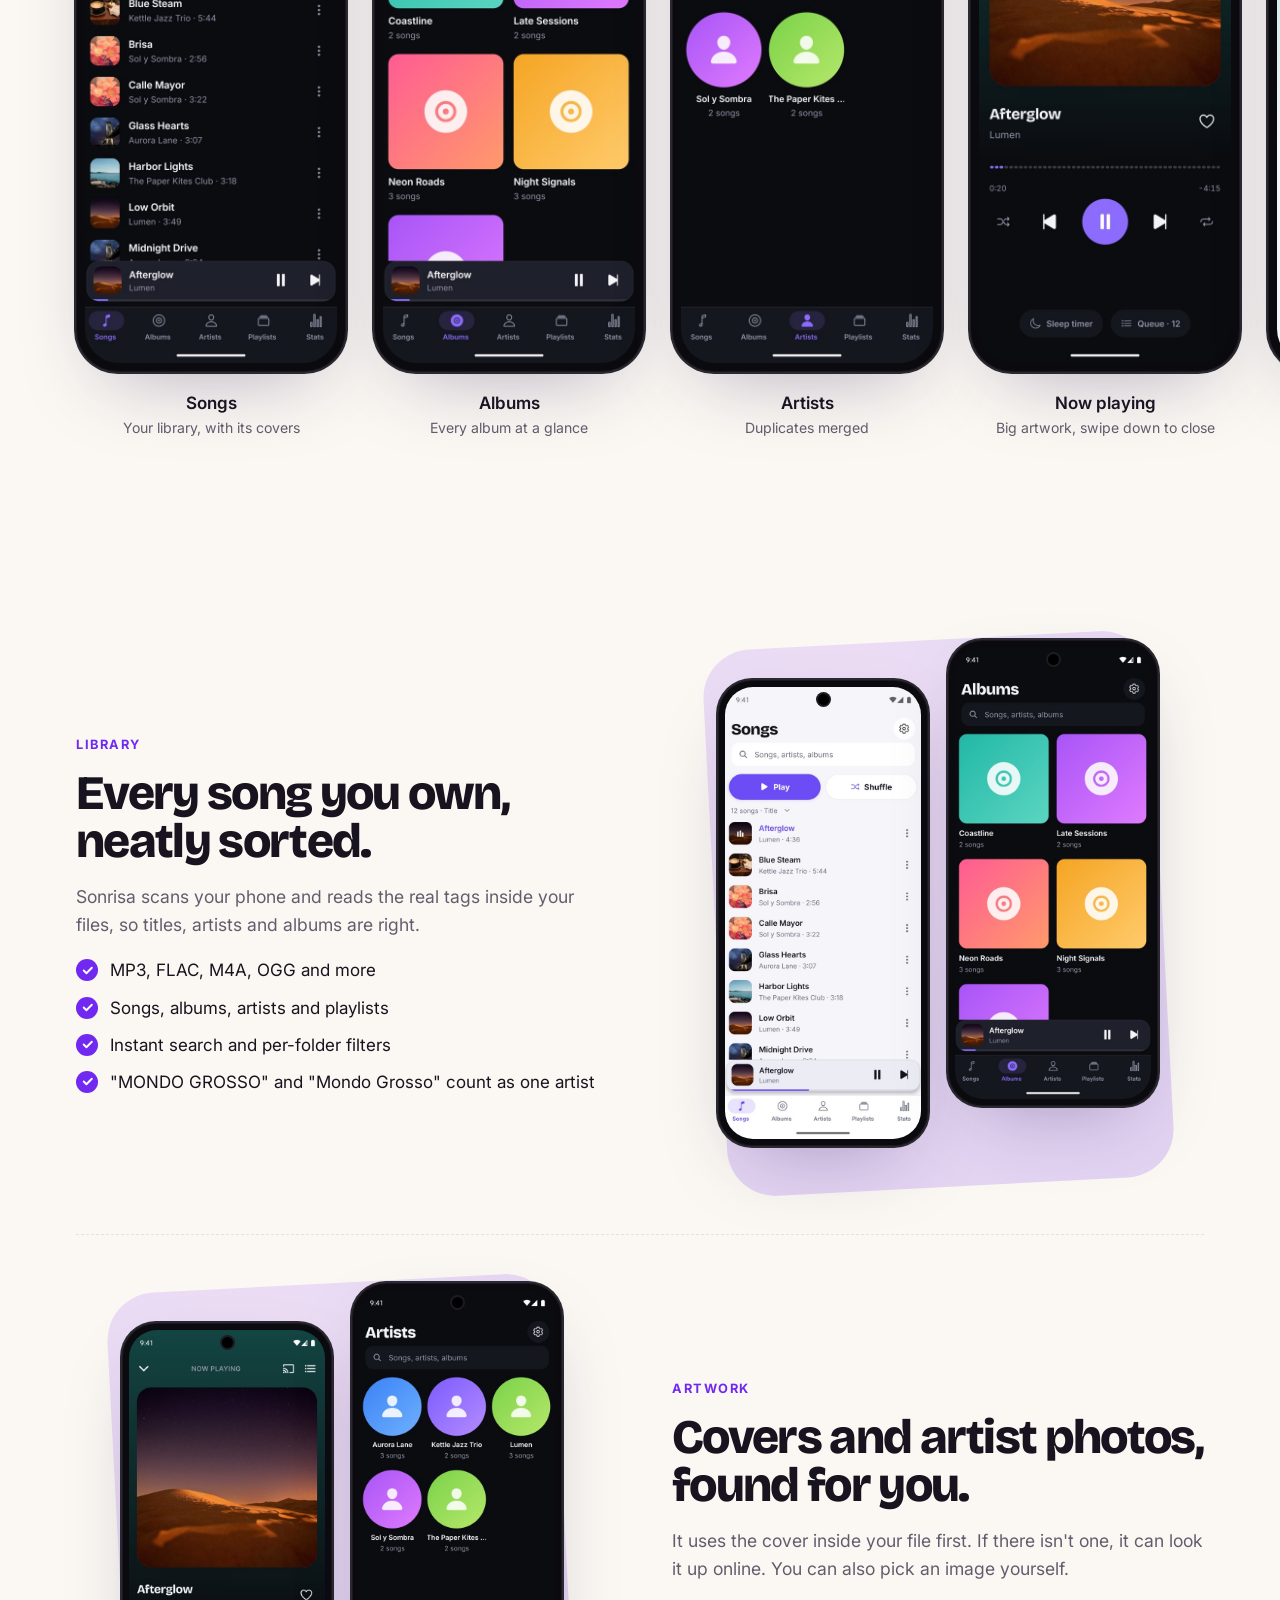
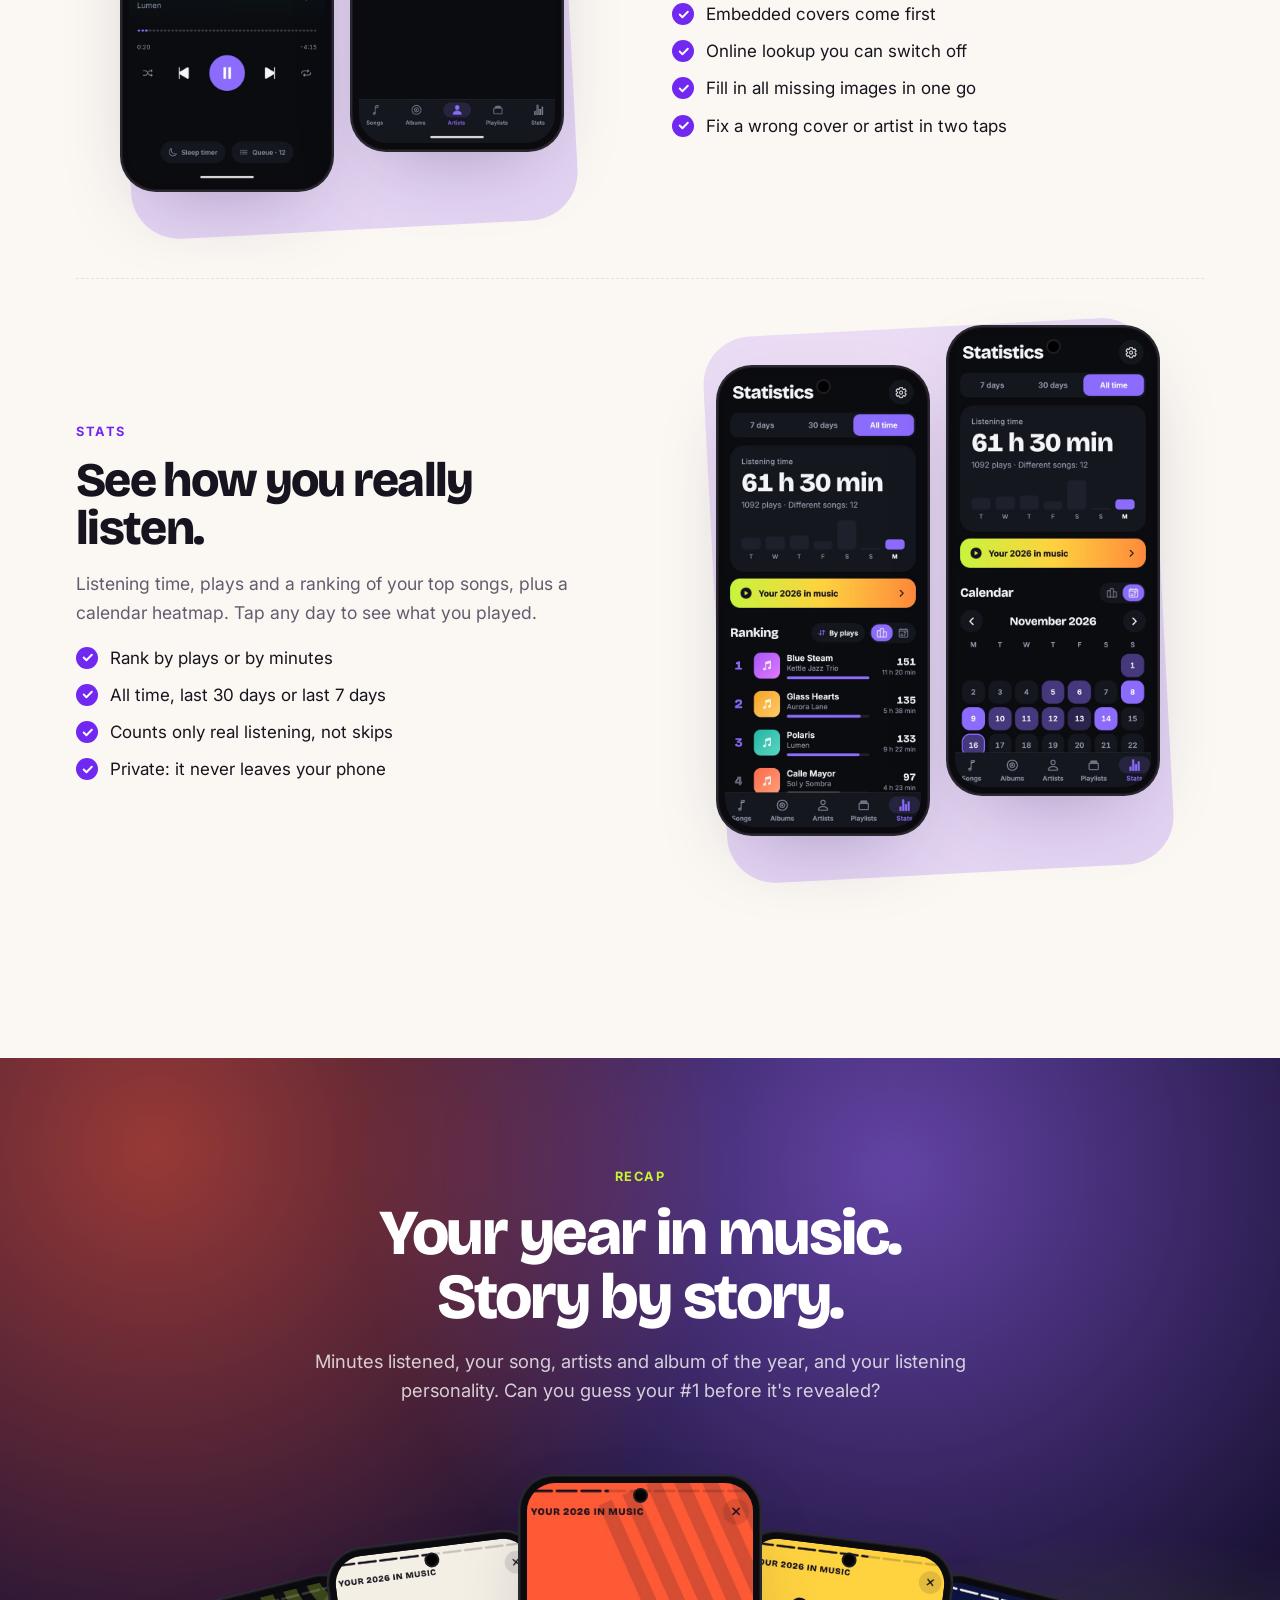
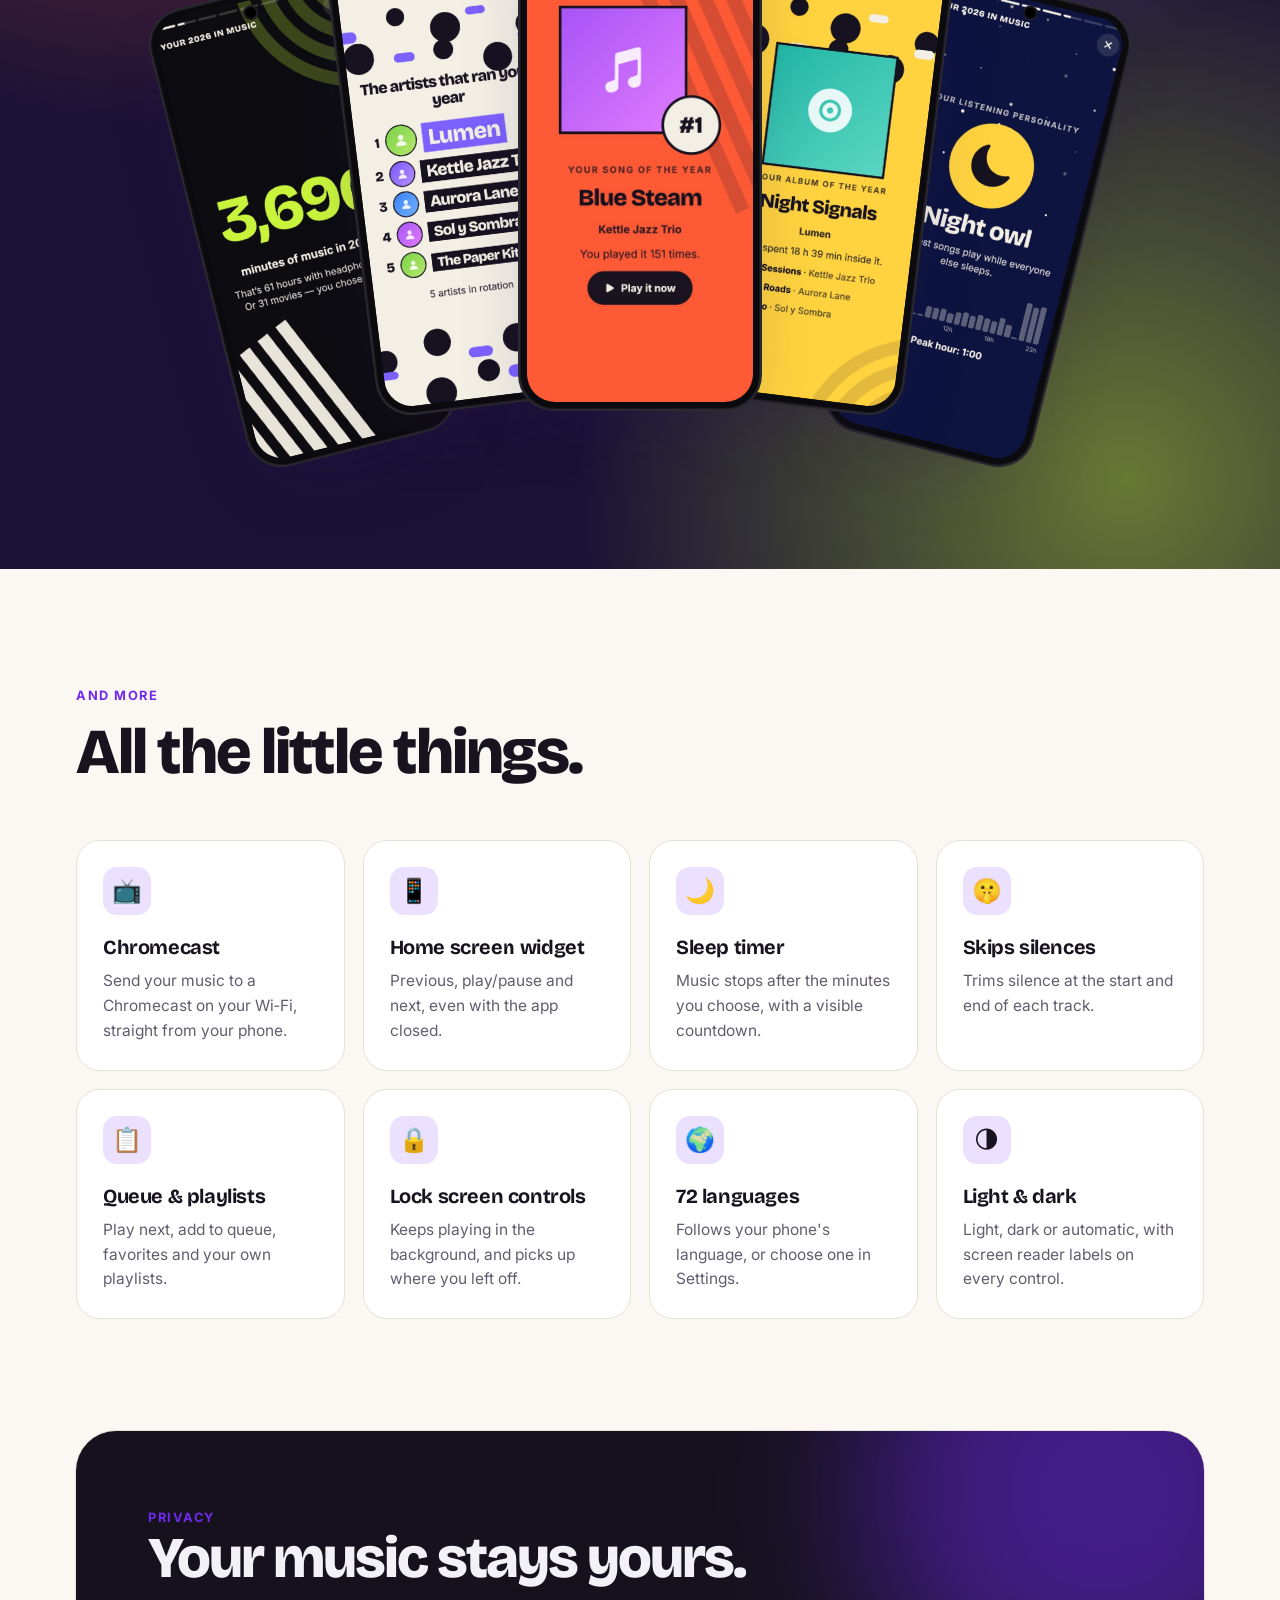
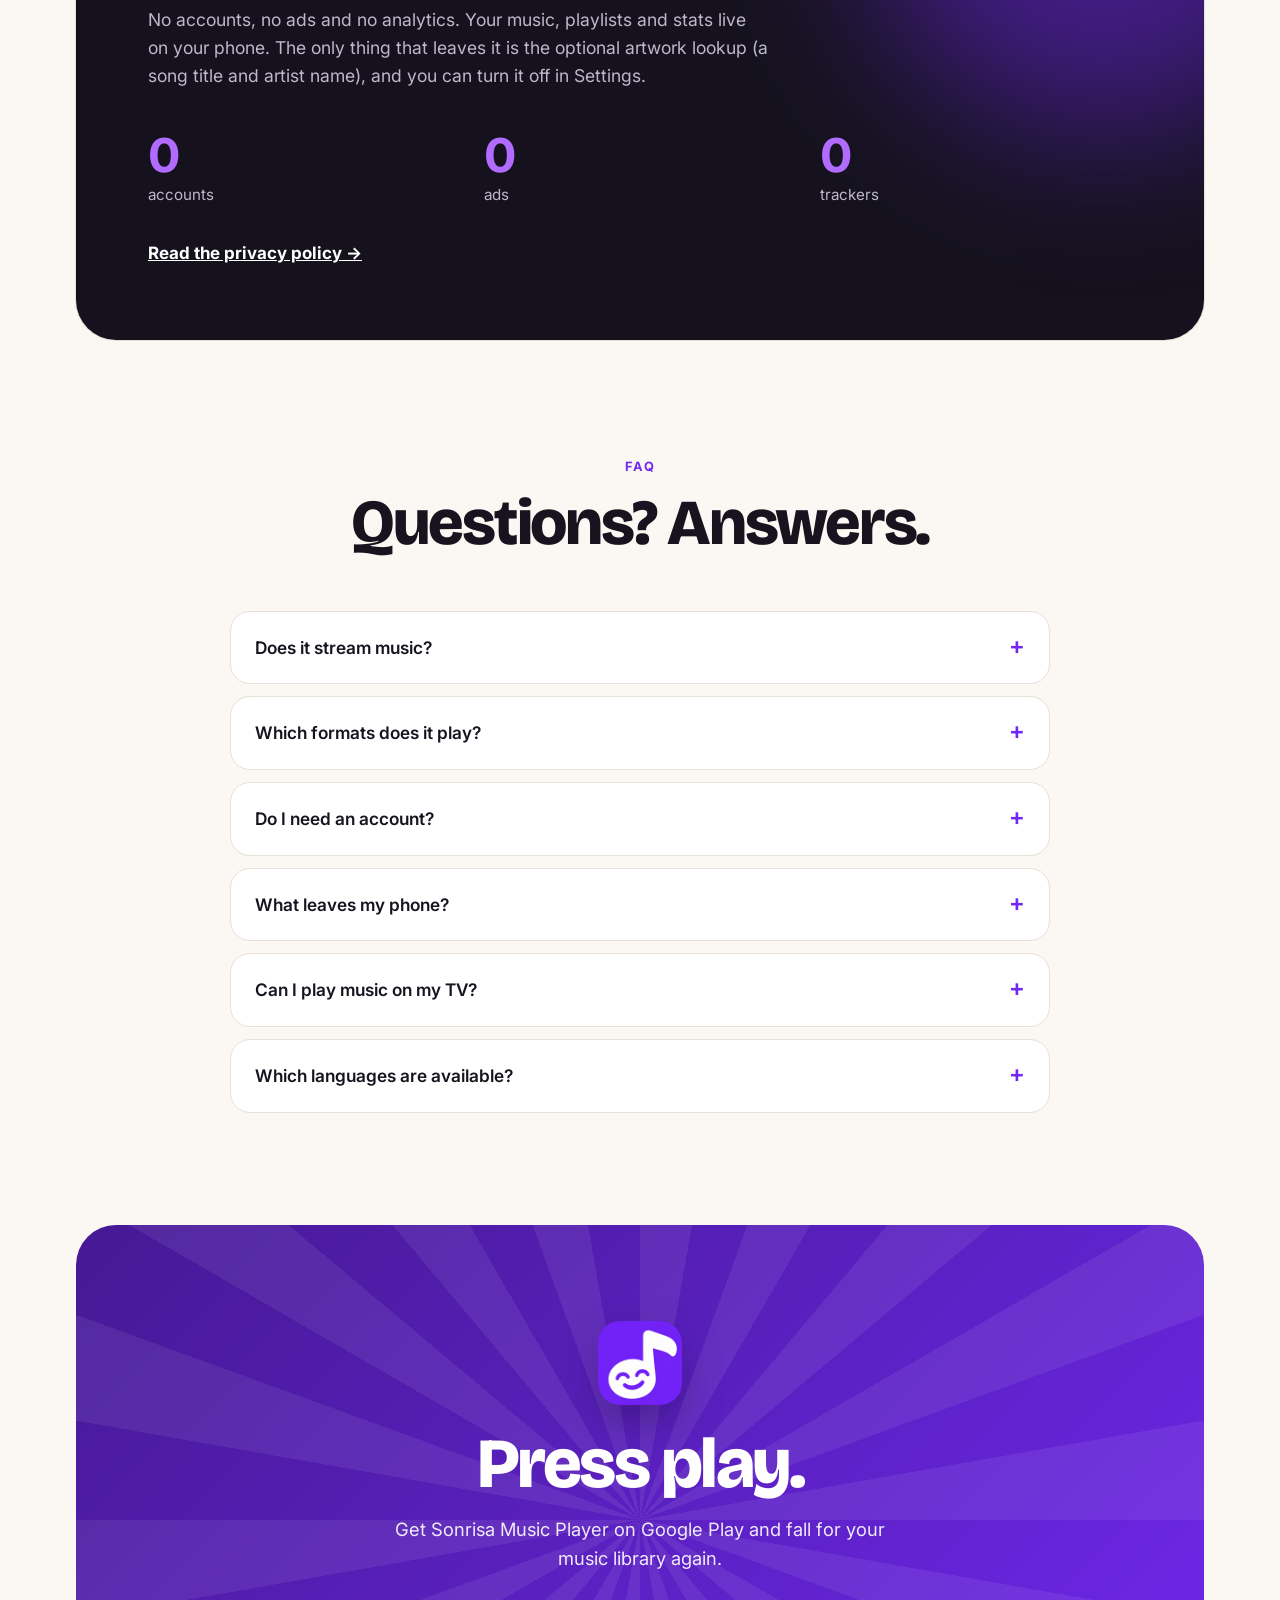
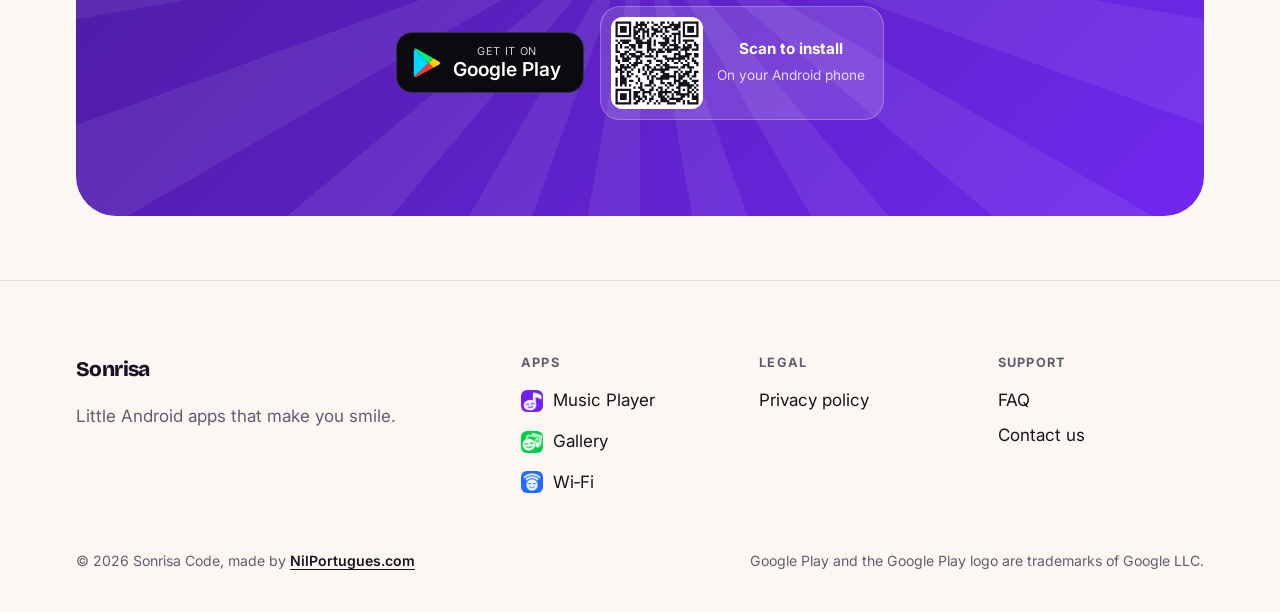
<file: music-player/index.html>
<!doctype html>
<html lang="en">
<head>
<meta charset="utf-8">
<meta name="viewport" content="width=device-width, initial-scale=1">
<title>Sonrisa Music Player · Your local music, beautifully</title>
<meta name="description" content="A beautiful, fast music player for the songs on your Android phone. Album art, listening stats, a yearly Recap, a home screen widget and Chromecast. No accounts, no ads.">
<link rel="canonical" href="https://sonrisacode.com/music-player/">
<meta property="og:type" content="website">
<meta property="og:url" content="https://sonrisacode.com/music-player/">
<meta property="og:title" content="Sonrisa Music Player">
<meta property="og:description" content="Your local music, beautiful and fast. Stats, a yearly Recap and Chromecast. No accounts, no ads.">
<meta property="og:image" content="https://sonrisacode.com/img/music/icon.png">
<meta name="twitter:card" content="summary">
<meta name="theme-color" content="#7128f0">
<link rel="icon" href="../img/music/icon-192.png">
<link rel="preconnect" href="https://fonts.googleapis.com">
<link rel="preconnect" href="https://fonts.gstatic.com" crossorigin>
<link href="https://fonts.googleapis.com/css2?family=Bricolage+Grotesque:opsz,wght@12..96,700;12..96,800&family=Inter:wght@400;500;600;700&display=swap" rel="stylesheet">
<link rel="stylesheet" href="../styles.css">
<script src="../site.js" defer></script>
<script type="application/ld+json">
{"@context":"https://schema.org","@type":"SoftwareApplication","name":"Sonrisa Music Player","operatingSystem":"Android","applicationCategory":"MultimediaApplication","url":"https://sonrisacode.com/music-player/","image":"https://sonrisacode.com/img/music/icon.png","downloadUrl":"https://play.google.com/store/apps/details?id=com.nilportugues.sonrisa_music_player"}
</script>
</head>
<body class="music">

<header class="nav">
  <div class="wrap">
    <a class="logo" href="../"><svg viewBox="0 0 32 32" aria-hidden="true"><circle cx="16" cy="16" r="15" fill="#fff" stroke="#17141f" stroke-width="2"/><path d="M9.5 18.5c3.4 4.4 9.6 4.4 13 0" stroke="#17141f" stroke-width="2.6" fill="none" stroke-linecap="round"/><path d="M10 12.5c1-1.3 2.8-1.3 3.8 0M18.2 12.5c1-1.3 2.8-1.3 3.8 0" stroke="#17141f" stroke-width="2.4" fill="none" stroke-linecap="round"/></svg>Sonrisa</a>
    <nav class="nav-links">
      <a href="../music-player/" aria-current="page"><img src="../img/music/icon-192.png" alt="" width="22" height="22">Music Player</a>
      <a href="../gallery/"><img src="../img/gallery/icon-192.png" alt="" width="22" height="22">Gallery</a>
      <a href="../wifi/"><img src="../img/wifi/icon-192.png" alt="" width="22" height="22">Wi‑Fi</a>
    </nav>
  </div>
</header>

<main>
  <section class="hero">
    <div class="blobs"><div class="blob a"></div><div class="blob b"></div><div class="blob c"></div></div>
    <div class="wrap">
      <div>
        <img class="app-hero-icon reveal" src="../img/music/icon-192.png" alt="Sonrisa Music Player icon" width="116" height="116">
        <h1 class="reveal d1">Your music.<br><em>Beautifully yours.</em></h1>
        <p class="lead reveal d2">A music player for the songs already on your phone. It finds the album art, keeps your listening stats and gives you a yearly Recap of what you loved. No accounts, no ads.</p>
        <div class="get reveal d3" id="download">
          <a class="play-btn" href="https://play.google.com/store/apps/details?id=com.nilportugues.sonrisa_music_player"><svg viewBox="0 0 28 30" aria-hidden="true"><path fill="#00d7fe" d="M1.5 1.2 15.6 15 1.5 28.8C1 28.5.8 28 .8 27.3V2.7c0-.7.2-1.2.7-1.5z"/><path fill="#ffce00" d="m20.3 19.7-4.7-4.7 4.7-4.7 5.6 3.2c1.6.9 1.6 2.4 0 3.3z"/><path fill="#ff3a44" d="M20.3 19.7 15.6 15 1.5 28.8c.5.5 1.4.6 2.4 0z"/><path fill="#00f076" d="M20.3 10.3 3.9 1c-1-.6-1.9-.5-2.4 0L15.6 15z"/></svg><span><small>Get it on</small><strong>Google Play</strong></span></a>
          <div class="qr-card"><img src="../img/music/qr.svg" alt="QR code to download Sonrisa Music Player on Google Play" width="92" height="92"><div><strong>Scan to install</strong><span>Point your phone's camera here</span></div></div>
        </div>
      </div>
      <div class="stage reveal d2" aria-hidden="true">
        <div class="phone p2"><img src="../img/music/artists.jpg" alt="" width="540" height="1200"></div>
        <div class="phone p3"><img src="../img/music/recap3.jpg" alt="" width="540" height="1200"></div>
        <div class="phone p1"><img src="../img/music/songs.jpg" alt="" width="540" height="1200"></div>
        <div class="badge-float one">🎁 Your year in music</div>
        <div class="badge-float two">🌍 72 languages</div>
      </div>
    </div>
  </section>

  <div class="marquee" aria-hidden="true">
    <div class="marquee-track">
      <span>MP3 · FLAC · M4A · OGG</span><span>Yearly Recap</span><span>Listening stats</span><span>Home screen widget</span><span>Chromecast</span><span>Sleep timer</span><span>Skips silences</span><span>72 languages</span>
      <span>MP3 · FLAC · M4A · OGG</span><span>Yearly Recap</span><span>Listening stats</span><span>Home screen widget</span><span>Chromecast</span><span>Sleep timer</span><span>Skips silences</span><span>72 languages</span>
    </div>
  </div>

  <section class="section" id="screens">
    <div class="wrap">
      <div class="section-head reveal">
        <span class="eyebrow">A closer look</span>
        <h2>Made to be looked at.</h2>
        <p>Tap any screen to see it full size, then tap again to zoom in.</p>
      </div>
      <div class="carousel-nav" data-carousel="shots"><button data-dir="-1" aria-label="Scroll left">←</button><button data-dir="1" aria-label="Scroll right">→</button></div>
    </div>
    <div class="shots" id="shots">
      <figure class="shot"><button data-zoom="../img/music/songs@2x.jpg" data-caption="Songs"><div class="phone"><img src="../img/music/songs.jpg" alt="Songs screen" width="540" height="1200" loading="lazy"></div></button><figcaption>Songs<span>Your library, with its covers</span></figcaption></figure>
      <figure class="shot"><button data-zoom="../img/music/albums@2x.jpg" data-caption="Albums"><div class="phone"><img src="../img/music/albums.jpg" alt="Albums screen" width="540" height="1200" loading="lazy"></div></button><figcaption>Albums<span>Every album at a glance</span></figcaption></figure>
      <figure class="shot"><button data-zoom="../img/music/artists@2x.jpg" data-caption="Artists"><div class="phone"><img src="../img/music/artists.jpg" alt="Artists screen" width="540" height="1200" loading="lazy"></div></button><figcaption>Artists<span>Duplicates merged</span></figcaption></figure>
      <figure class="shot"><button data-zoom="../img/music/player@2x.jpg" data-caption="Now playing"><div class="phone"><img src="../img/music/player.jpg" alt="Now playing screen" width="540" height="1200" loading="lazy"></div></button><figcaption>Now playing<span>Big artwork, swipe down to close</span></figcaption></figure>
      <figure class="shot"><button data-zoom="../img/music/player-light@2x.jpg" data-caption="Light mode"><div class="phone"><img src="../img/music/player-light.jpg" alt="Light mode screen" width="540" height="1200" loading="lazy"></div></button><figcaption>Light mode<span>Or dark, or automatic</span></figcaption></figure>
      <figure class="shot"><button data-zoom="../img/music/stats@2x.jpg" data-caption="Stats"><div class="phone"><img src="../img/music/stats.jpg" alt="Stats screen" width="540" height="1200" loading="lazy"></div></button><figcaption>Stats<span>Your top songs</span></figcaption></figure>
      <figure class="shot"><button data-zoom="../img/music/calendar@2x.jpg" data-caption="Calendar"><div class="phone"><img src="../img/music/calendar.jpg" alt="Calendar screen" width="540" height="1200" loading="lazy"></div></button><figcaption>Calendar<span>Every day you listened</span></figcaption></figure>
      <figure class="shot"><button data-zoom="../img/music/recap2@2x.jpg" data-caption="Recap"><div class="phone"><img src="../img/music/recap2.jpg" alt="Recap screen" width="540" height="1200" loading="lazy"></div></button><figcaption>Recap<span>Minutes listened</span></figcaption></figure>
      <figure class="shot"><button data-zoom="../img/music/recap3@2x.jpg" data-caption="Song of the year"><div class="phone"><img src="../img/music/recap3.jpg" alt="Song of the year screen" width="540" height="1200" loading="lazy"></div></button><figcaption>Song of the year<span>Did you guess it?</span></figcaption></figure>
      <figure class="shot"><button data-zoom="../img/music/recap4@2x.jpg" data-caption="Top artists"><div class="phone"><img src="../img/music/recap4.jpg" alt="Top artists screen" width="540" height="1200" loading="lazy"></div></button><figcaption>Top artists<span>The ones that ran your year</span></figcaption></figure>
      <figure class="shot"><button data-zoom="../img/music/recap5@2x.jpg" data-caption="Album of the year"><div class="phone"><img src="../img/music/recap5.jpg" alt="Album of the year screen" width="540" height="1200" loading="lazy"></div></button><figcaption>Album of the year<span>And how long you spent in it</span></figcaption></figure>
      <figure class="shot"><button data-zoom="../img/music/recap6@2x.jpg" data-caption="Personality"><div class="phone"><img src="../img/music/recap6.jpg" alt="Personality screen" width="540" height="1200" loading="lazy"></div></button><figcaption>Personality<span>Early bird or night owl?</span></figcaption></figure>
      <figure class="shot"><button data-zoom="../img/music/recap8@2x.jpg" data-caption="Your top songs"><div class="phone"><img src="../img/music/recap8.jpg" alt="Your top songs screen" width="540" height="1200" loading="lazy"></div></button><figcaption>Your top songs<span>Saved as a playlist</span></figcaption></figure>
    </div>
  </section>

  <section class="section" id="features" style="padding-top: 0">
    <div class="wrap">
      <div class="row">
        <div class="reveal">
          <span class="eyebrow">Library</span>
          <h3>Every song you own, neatly sorted.</h3>
          <p>Sonrisa scans your phone and reads the real tags inside your files, so titles, artists and albums are right.</p>
          <ul><li>MP3, FLAC, M4A, OGG and more</li><li>Songs, albums, artists and playlists</li><li>Instant search and per-folder filters</li><li>"MONDO GROSSO" and "Mondo Grosso" count as one artist</li></ul>
        </div>
        <div class="row-media reveal d1"><div class="pair"><div class="phone sm"><img src="../img/music/songs-light.jpg" alt="Songs screen in light mode" width="540" height="1200" loading="lazy"></div><div class="phone sm"><img src="../img/music/albums.jpg" alt="Albums screen" width="540" height="1200" loading="lazy"></div></div></div>
      </div>

      <div class="row flip">
        <div class="reveal">
          <span class="eyebrow">Artwork</span>
          <h3>Covers and artist photos, found for you.</h3>
          <p>It uses the cover inside your file first. If there isn't one, it can look it up online. You can also pick an image yourself.</p>
          <ul><li>Embedded covers come first</li><li>Online lookup you can switch off</li><li>Fill in all missing images in one go</li><li>Fix a wrong cover or artist in two taps</li></ul>
        </div>
        <div class="row-media reveal d1"><div class="pair"><div class="phone sm"><img src="../img/music/player.jpg" alt="Now playing with album art" width="540" height="1200" loading="lazy"></div><div class="phone sm"><img src="../img/music/artists.jpg" alt="Artists screen" width="540" height="1200" loading="lazy"></div></div></div>
      </div>

      <div class="row">
        <div class="reveal">
          <span class="eyebrow">Stats</span>
          <h3>See how you really listen.</h3>
          <p>Listening time, plays and a ranking of your top songs, plus a calendar heatmap. Tap any day to see what you played.</p>
          <ul><li>Rank by plays or by minutes</li><li>All time, last 30 days or last 7 days</li><li>Counts only real listening, not skips</li><li>Private: it never leaves your phone</li></ul>
        </div>
        <div class="row-media reveal d1"><div class="pair"><div class="phone sm"><img src="../img/music/stats.jpg" alt="Stats ranking" width="540" height="1200" loading="lazy"></div><div class="phone sm"><img src="../img/music/calendar.jpg" alt="Listening calendar" width="540" height="1200" loading="lazy"></div></div></div>
      </div>

    </div>
  </section>


  <section class="recap-band">
    <div class="wrap">
      <div class="section-head center reveal">
        <span class="eyebrow">Recap</span>
        <h2>Your year in music.<br>Story by story.</h2>
        <p>Minutes listened, your song, artists and album of the year, and your listening personality. Can you guess your #1 before it's revealed?</p>
      </div>
    </div>
    <div class="fan">
      <button class="phone sm" data-zoom="../img/music/recap2@2x.jpg" data-caption="Minutes listened"><img src="../img/music/recap2.jpg" alt="Recap: minutes listened" width="540" height="1200" loading="lazy"></button>
      <button class="phone sm" data-zoom="../img/music/recap4@2x.jpg" data-caption="Top artists"><img src="../img/music/recap4.jpg" alt="Recap: top artists" width="540" height="1200" loading="lazy"></button>
      <button class="phone sm" data-zoom="../img/music/recap3@2x.jpg" data-caption="Song of the year"><img src="../img/music/recap3.jpg" alt="Recap: song of the year" width="540" height="1200" loading="lazy"></button>
      <button class="phone sm" data-zoom="../img/music/recap5@2x.jpg" data-caption="Album of the year"><img src="../img/music/recap5.jpg" alt="Recap: album of the year" width="540" height="1200" loading="lazy"></button>
      <button class="phone sm" data-zoom="../img/music/recap6@2x.jpg" data-caption="Listening personality"><img src="../img/music/recap6.jpg" alt="Recap: listening personality" width="540" height="1200" loading="lazy"></button>
    </div>
  </section>

  <section class="section" style="padding-top: 0">
    <div class="wrap">
      <div class="section-head reveal"><span class="eyebrow">And more</span><h2>All the little things.</h2></div>
      <div class="grid">
        <div class="card reveal"><div class="ic">📺</div><h4>Chromecast</h4><p>Send your music to a Chromecast on your Wi‑Fi, straight from your phone.</p></div>
        <div class="card reveal d1"><div class="ic">📱</div><h4>Home screen widget</h4><p>Previous, play/pause and next, even with the app closed.</p></div>
        <div class="card reveal d2"><div class="ic">🌙</div><h4>Sleep timer</h4><p>Music stops after the minutes you choose, with a visible countdown.</p></div>
        <div class="card reveal d3"><div class="ic">🤫</div><h4>Skips silences</h4><p>Trims silence at the start and end of each track.</p></div>
        <div class="card reveal"><div class="ic">📋</div><h4>Queue &amp; playlists</h4><p>Play next, add to queue, favorites and your own playlists.</p></div>
        <div class="card reveal d1"><div class="ic">🔒</div><h4>Lock screen controls</h4><p>Keeps playing in the background, and picks up where you left off.</p></div>
        <div class="card reveal d2"><div class="ic">🌍</div><h4>72 languages</h4><p>Follows your phone's language, or choose one in Settings.</p></div>
        <div class="card reveal d3"><div class="ic">🌗</div><h4>Light &amp; dark</h4><p>Light, dark or automatic, with screen reader labels on every control.</p></div>
      </div>
    </div>
  </section>

  <section class="wrap">
    <div class="privacy reveal">
      <span class="eyebrow">Privacy</span>
      <h2>Your music stays yours.</h2>
      <p>No accounts, no ads and no analytics. Your music, playlists and stats live on your phone. The only thing that leaves it is the optional artwork lookup (a song title and artist name), and you can turn it off in Settings.</p>
      <div class="stats">
        <div><b>0</b><span>accounts</span></div>
        <div><b>0</b><span>ads</span></div>
        <div><b>0</b><span>trackers</span></div>
      </div>
      <a class="link" href="privacy.html">Read the privacy policy →</a>
    </div>
  </section>

  <section class="section" id="faq">
    <div class="wrap">
      <div class="section-head center reveal"><span class="eyebrow">FAQ</span><h2>Questions? Answers.</h2></div>
      <div class="faq">
        <details class="reveal"><summary>Does it stream music?</summary><p>No. Sonrisa plays the music files already on your phone. It doesn't need a subscription or a connection to play.</p></details>
        <details class="reveal"><summary>Which formats does it play?</summary><p>Common audio formats such as MP3, FLAC, M4A and OGG. It reads the tags inside the files (ID3, Vorbis, MP4) for titles, artists and albums.</p></details>
        <details class="reveal"><summary>Do I need an account?</summary><p>No. Open the app and your music is there. There's nothing to sign up for.</p></details>
        <details class="reveal"><summary>What leaves my phone?</summary><p>Only the optional artwork and song-details lookup: the song title and artist name are sent to the Deezer and iTunes catalogs. You can switch it off in Settings. Your stats, playlists and listening history never leave your device.</p></details>
        <details class="reveal"><summary>Can I play music on my TV?</summary><p>Yes. Use the Cast button to send music to a Chromecast on the same Wi‑Fi network.</p></details>
        <details class="reveal"><summary>Which languages are available?</summary><p>72. The app uses your phone's language. You can also choose another one in the app's Settings, or on Android 13+ in the per-app language settings.</p></details>
      </div>
    </div>
  </section>

  <section class="wrap">
    <div class="cta reveal">
      <img class="app-icon" src="../img/music/icon-192.png" alt="" width="84" height="84">
      <h2>Press play.</h2>
      <p>Get Sonrisa Music Player on Google Play and fall for your music library again.</p>
      <div class="get">
        <a class="play-btn" href="https://play.google.com/store/apps/details?id=com.nilportugues.sonrisa_music_player"><svg viewBox="0 0 28 30" aria-hidden="true"><path fill="#00d7fe" d="M1.5 1.2 15.6 15 1.5 28.8C1 28.5.8 28 .8 27.3V2.7c0-.7.2-1.2.7-1.5z"/><path fill="#ffce00" d="m20.3 19.7-4.7-4.7 4.7-4.7 5.6 3.2c1.6.9 1.6 2.4 0 3.3z"/><path fill="#ff3a44" d="M20.3 19.7 15.6 15 1.5 28.8c.5.5 1.4.6 2.4 0z"/><path fill="#00f076" d="M20.3 10.3 3.9 1c-1-.6-1.9-.5-2.4 0L15.6 15z"/></svg><span><small>Get it on</small><strong>Google Play</strong></span></a>
        <div class="qr-card"><img src="../img/music/qr.svg" alt="QR code to download Sonrisa Music Player on Google Play" width="92" height="92"><div><strong>Scan to install</strong><span>On your Android phone</span></div></div>
      </div>
    </div>
  </section>
</main>

<footer>
  <div class="wrap">
    <div class="cols">
      <div><a class="logo" href="../">Sonrisa</a><p class="muted">Little Android apps that make you smile.</p></div>
      <div><h5>Apps</h5><ul><li><a class="app-link" href="./"><img src="../img/music/icon-192.png" alt="" width="22" height="22">Music Player</a></li><li><a class="app-link" href="../gallery/"><img src="../img/gallery/icon-192.png" alt="" width="22" height="22">Gallery</a></li><li><a class="app-link" href="../wifi/"><img src="../img/wifi/icon-192.png" alt="" width="22" height="22">Wi‑Fi</a></li></ul></div>
      <div><h5>Legal</h5><ul><li><a href="privacy.html">Privacy policy</a></li></ul></div>
      <div><h5>Support</h5><ul><li><a href="#faq">FAQ</a></li><li><a href="mailto:nilopc@gmail.com">Contact us</a></li></ul></div>
    </div>
    <div class="fine"><span>© 2026 Sonrisa Code, made by <a class="by" href="https://nilportugues.com">NilPortugues.com</a></span><span>Google Play and the Google Play logo are trademarks of Google LLC.</span></div>
  </div>
</footer>
</body>
</html>
</file>
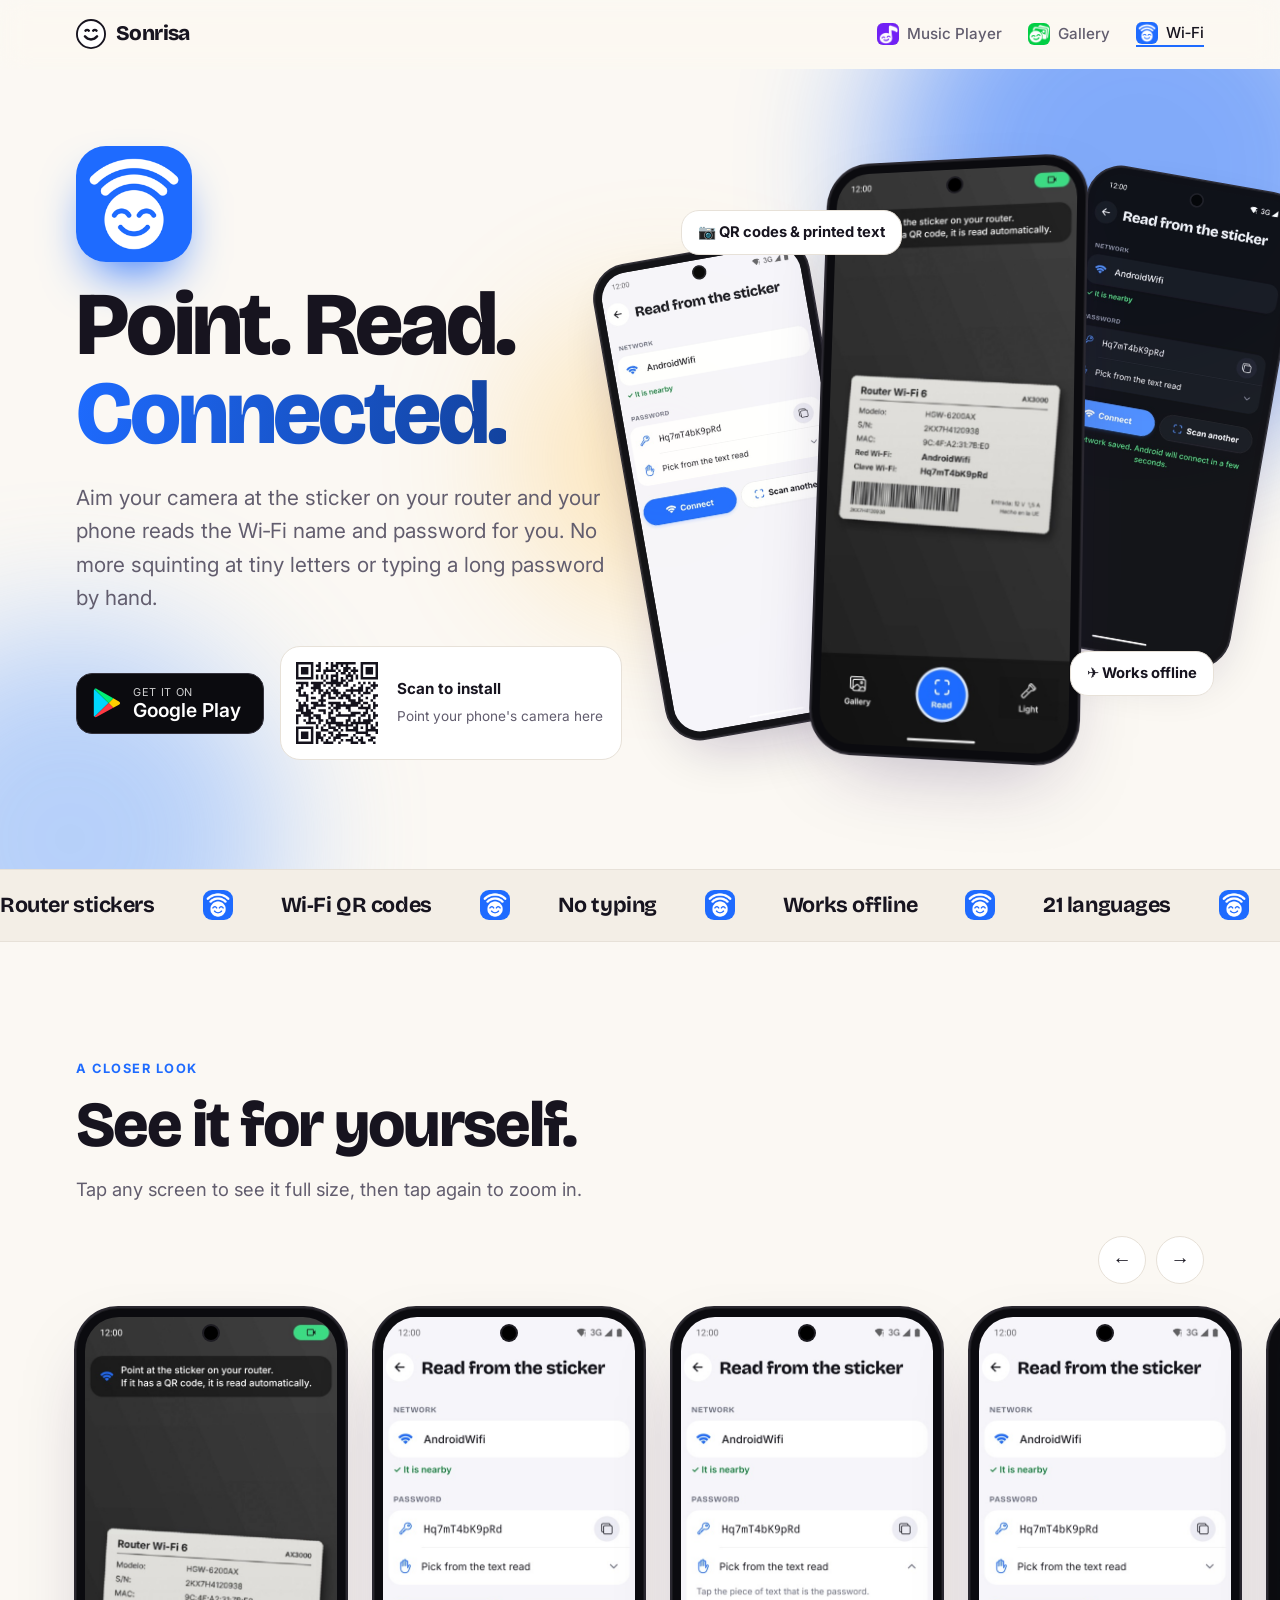
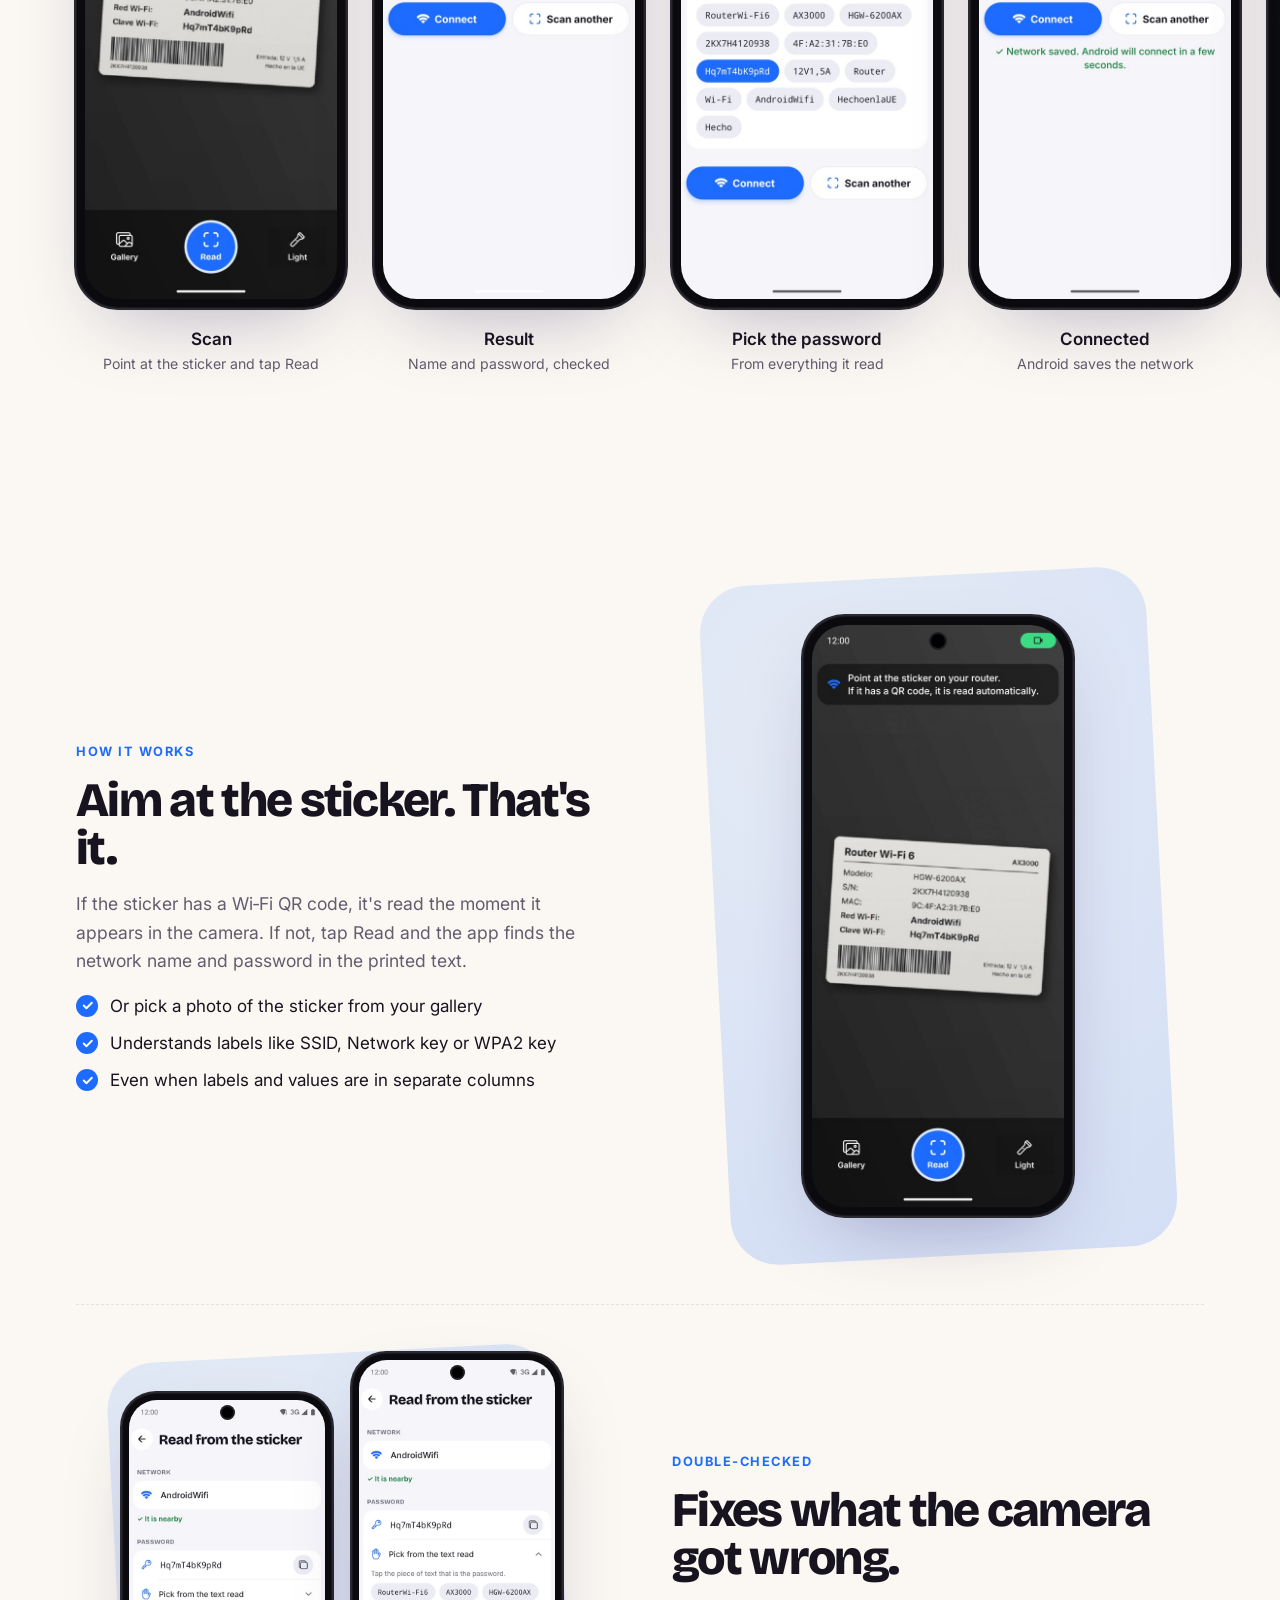
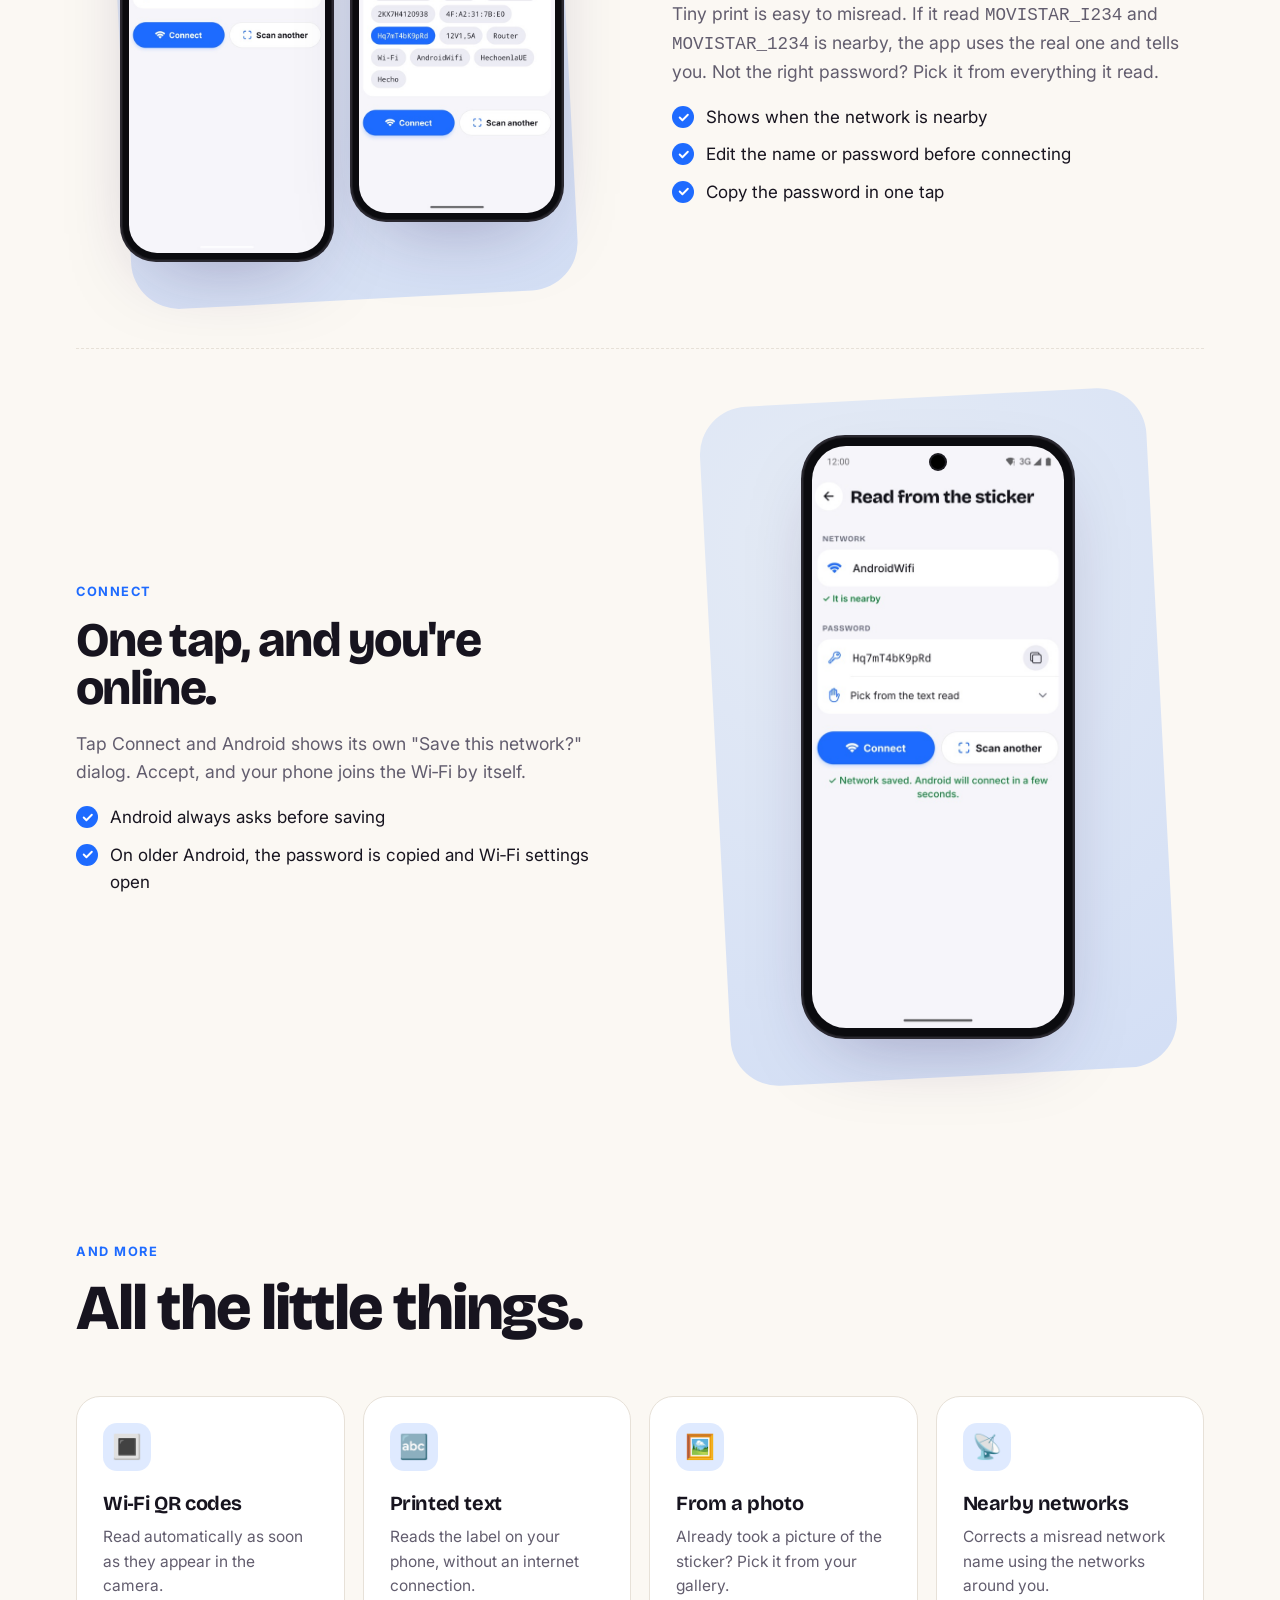
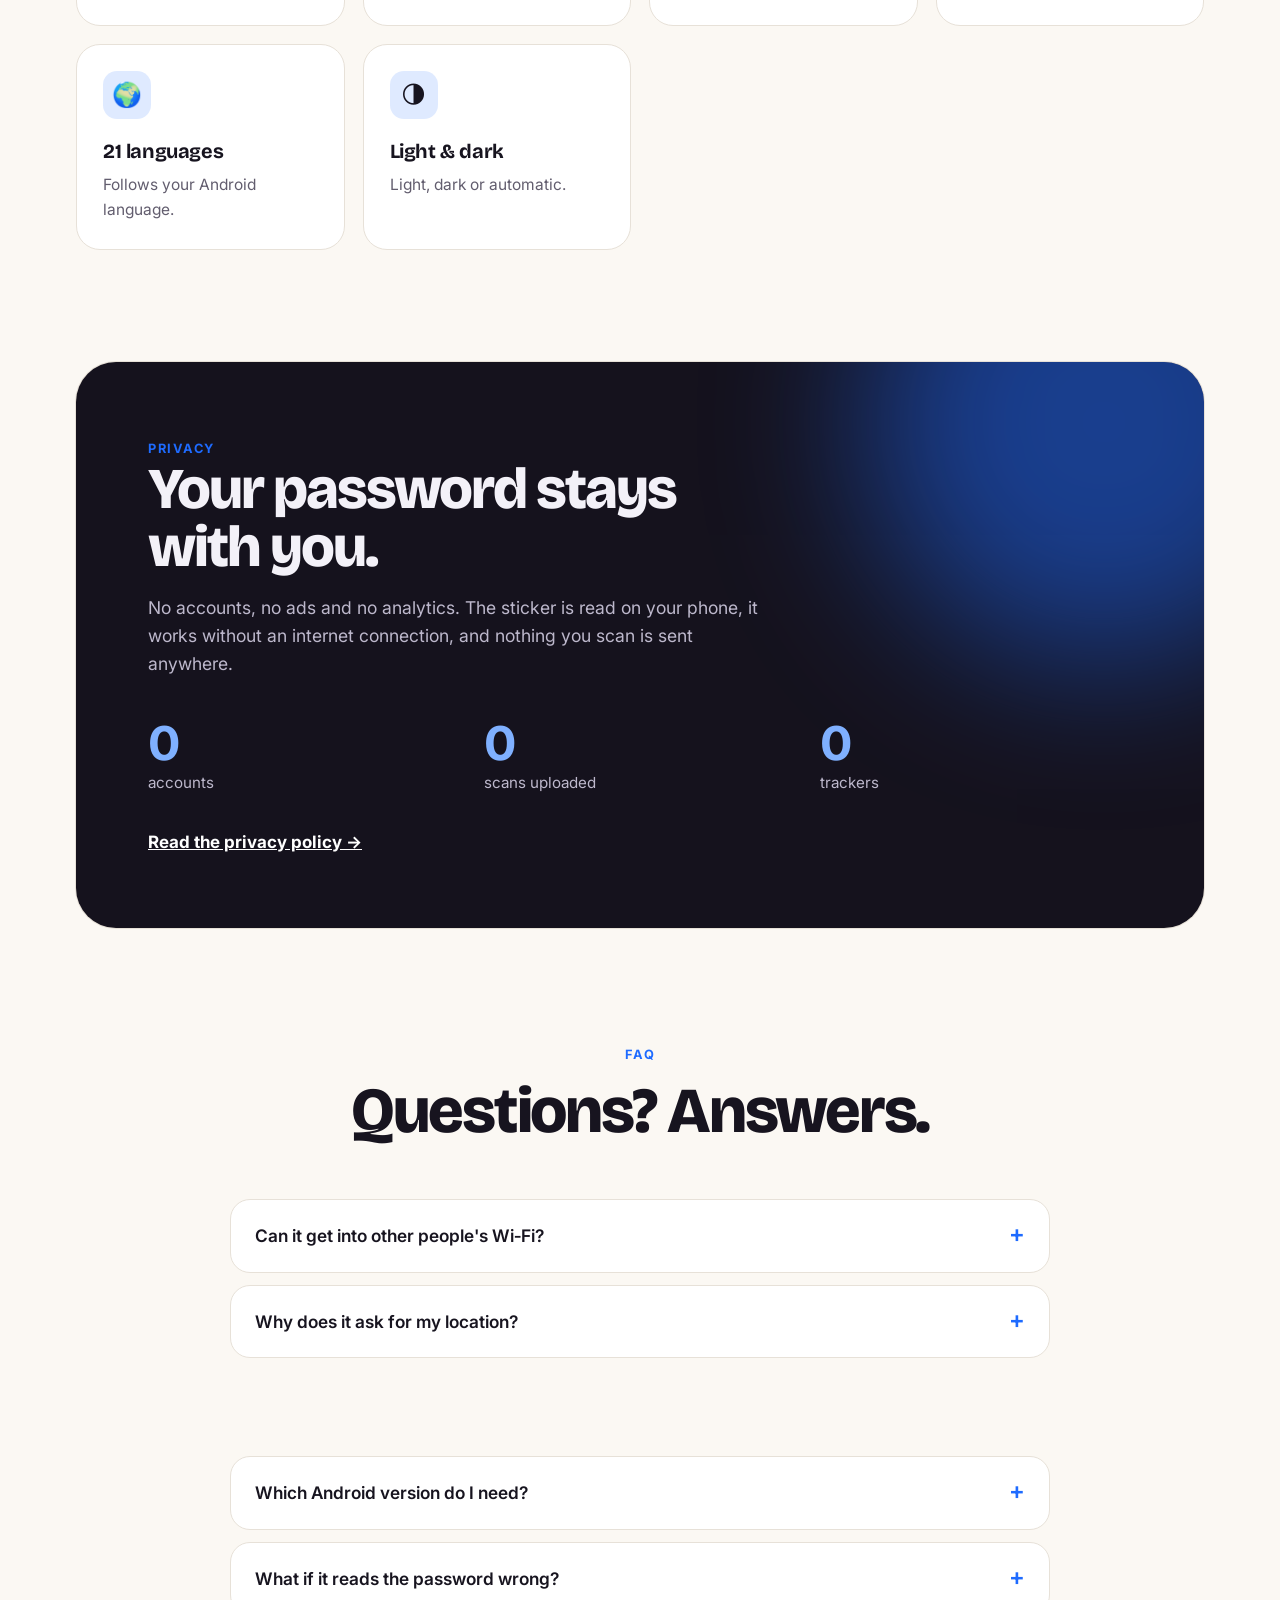
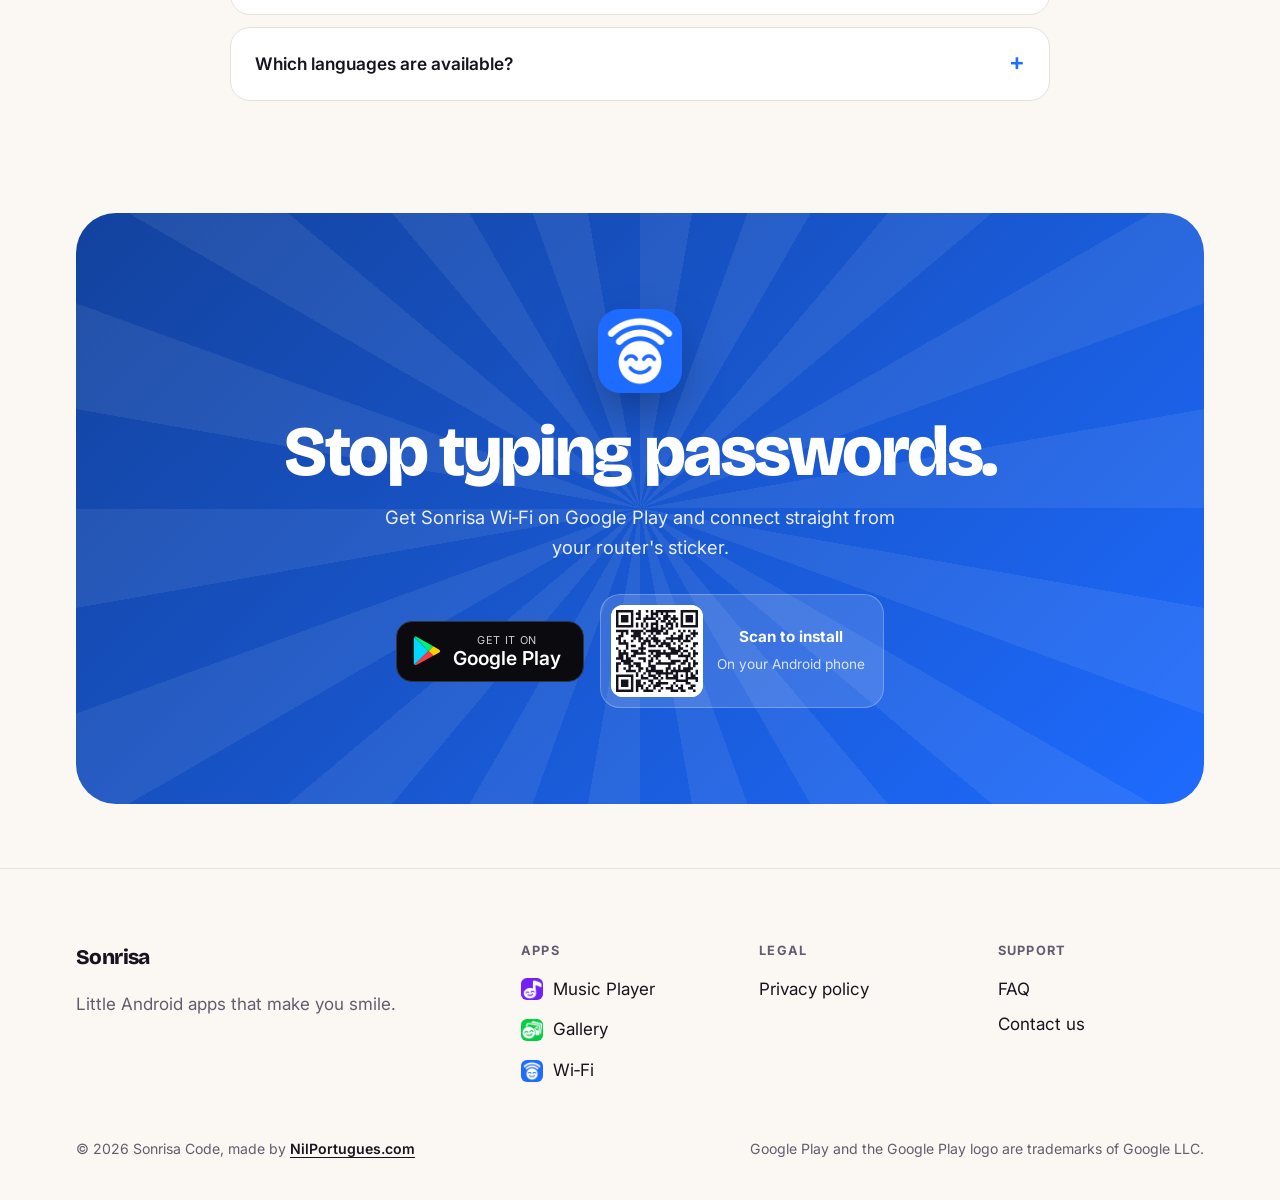
<file: wifi/index.html>
<!doctype html>
<html lang="en">
<head>
<meta charset="utf-8">
<meta name="viewport" content="width=device-width, initial-scale=1">
<title>Sonrisa Wi‑Fi · Connect from your router's sticker</title>
<meta name="description" content="Point your camera at the sticker on your router and connect to its Wi‑Fi without typing the password. Reads QR codes and printed text on your phone. No accounts, no ads, works offline.">
<link rel="canonical" href="https://sonrisacode.com/wifi/">
<meta property="og:type" content="website">
<meta property="og:url" content="https://sonrisacode.com/wifi/">
<meta property="og:title" content="Sonrisa Wi‑Fi">
<meta property="og:description" content="Point your camera at your router's sticker and connect without typing the password. No accounts, no ads.">
<meta property="og:image" content="https://sonrisacode.com/img/wifi/icon.png">
<meta name="twitter:card" content="summary">
<meta name="theme-color" content="#1e6bff">
<link rel="icon" href="../img/wifi/icon-192.png">
<link rel="preconnect" href="https://fonts.googleapis.com">
<link rel="preconnect" href="https://fonts.gstatic.com" crossorigin>
<link href="https://fonts.googleapis.com/css2?family=Bricolage+Grotesque:opsz,wght@12..96,700;12..96,800&family=Inter:wght@400;500;600;700&display=swap" rel="stylesheet">
<link rel="stylesheet" href="../styles.css">
<script src="../site.js" defer></script>
<script type="application/ld+json">
{"@context":"https://schema.org","@type":"SoftwareApplication","name":"Sonrisa Wi-Fi","operatingSystem":"Android","applicationCategory":"UtilitiesApplication","url":"https://sonrisacode.com/wifi/","image":"https://sonrisacode.com/img/wifi/icon.png","downloadUrl":"https://play.google.com/store/apps/details?id=com.nilportugues.sonrisa_wifi"}
</script>
</head>
<body class="wifi">

<header class="nav">
  <div class="wrap">
    <a class="logo" href="../"><svg viewBox="0 0 32 32" aria-hidden="true"><circle cx="16" cy="16" r="15" fill="#fff" stroke="#17141f" stroke-width="2"/><path d="M9.5 18.5c3.4 4.4 9.6 4.4 13 0" stroke="#17141f" stroke-width="2.6" fill="none" stroke-linecap="round"/><path d="M10 12.5c1-1.3 2.8-1.3 3.8 0M18.2 12.5c1-1.3 2.8-1.3 3.8 0" stroke="#17141f" stroke-width="2.4" fill="none" stroke-linecap="round"/></svg>Sonrisa</a>
    <nav class="nav-links">
      <a href="../music-player/"><img src="../img/music/icon-192.png" alt="" width="22" height="22">Music Player</a>
      <a href="../gallery/"><img src="../img/gallery/icon-192.png" alt="" width="22" height="22">Gallery</a>
      <a href="../wifi/" aria-current="page"><img src="../img/wifi/icon-192.png" alt="" width="22" height="22">Wi‑Fi</a>
    </nav>
  </div>
</header>

<main>
  <section class="hero">
    <div class="blobs"><div class="blob a"></div><div class="blob b"></div><div class="blob c"></div></div>
    <div class="wrap">
      <div>
        <img class="app-hero-icon reveal" src="../img/wifi/icon-192.png" alt="Sonrisa Wi‑Fi icon" width="116" height="116">
        <h1 class="reveal d1">Point. Read.<br><em>Connected.</em></h1>
        <p class="lead reveal d2">Aim your camera at the sticker on your router and your phone reads the Wi‑Fi name and password for you. No more squinting at tiny letters or typing a long password by hand.</p>
        <div class="get reveal d3" id="download">
          <a class="play-btn" href="https://play.google.com/store/apps/details?id=com.nilportugues.sonrisa_wifi"><svg viewBox="0 0 28 30" aria-hidden="true"><path fill="#00d7fe" d="M1.5 1.2 15.6 15 1.5 28.8C1 28.5.8 28 .8 27.3V2.7c0-.7.2-1.2.7-1.5z"/><path fill="#ffce00" d="m20.3 19.7-4.7-4.7 4.7-4.7 5.6 3.2c1.6.9 1.6 2.4 0 3.3z"/><path fill="#ff3a44" d="M20.3 19.7 15.6 15 1.5 28.8c.5.5 1.4.6 2.4 0z"/><path fill="#00f076" d="M20.3 10.3 3.9 1c-1-.6-1.9-.5-2.4 0L15.6 15z"/></svg><span><small>Get it on</small><strong>Google Play</strong></span></a>
          <div class="qr-card"><img src="../img/wifi/qr.svg" alt="QR code to download Sonrisa Wi‑Fi on Google Play" width="92" height="92"><div><strong>Scan to install</strong><span>Point your phone's camera here</span></div></div>
        </div>
      </div>
      <div class="stage reveal d2" aria-hidden="true">
        <div class="phone p2"><img src="../img/wifi/result.jpg" alt="" width="540" height="1200"></div>
        <div class="phone p3"><img src="../img/wifi/dark.jpg" alt="" width="540" height="1200"></div>
        <div class="phone p1"><img src="../img/wifi/scan.jpg" alt="" width="540" height="1200"></div>
        <div class="badge-float one">📷 QR codes &amp; printed text</div>
        <div class="badge-float two">✈️ Works offline</div>
      </div>
    </div>
  </section>

  <div class="marquee" aria-hidden="true">
    <div class="marquee-track">
      <span>Router stickers</span><span>Wi‑Fi QR codes</span><span>No typing</span><span>Works offline</span><span>21 languages</span><span>Light &amp; dark</span><span>No ads</span><span>Nothing uploaded</span>
      <span>Router stickers</span><span>Wi‑Fi QR codes</span><span>No typing</span><span>Works offline</span><span>21 languages</span><span>Light &amp; dark</span><span>No ads</span><span>Nothing uploaded</span>
    </div>
  </div>

  <section class="section" id="screens">
    <div class="wrap">
      <div class="section-head reveal">
        <span class="eyebrow">A closer look</span>
        <h2>See it for yourself.</h2>
        <p>Tap any screen to see it full size, then tap again to zoom in.</p>
      </div>
      <div class="carousel-nav" data-carousel="shots"><button data-dir="-1" aria-label="Scroll left">←</button><button data-dir="1" aria-label="Scroll right">→</button></div>
    </div>
    <div class="shots" id="shots">
      <figure class="shot"><button data-zoom="../img/wifi/scan@2x.jpg" data-caption="Scan"><div class="phone"><img src="../img/wifi/scan.jpg" alt="Camera pointed at a router sticker" width="540" height="1200" loading="lazy"></div></button><figcaption>Scan<span>Point at the sticker and tap Read</span></figcaption></figure>
      <figure class="shot"><button data-zoom="../img/wifi/result@2x.jpg" data-caption="Result"><div class="phone"><img src="../img/wifi/result.jpg" alt="Network name and password read from the sticker" width="540" height="1200" loading="lazy"></div></button><figcaption>Result<span>Name and password, checked</span></figcaption></figure>
      <figure class="shot"><button data-zoom="../img/wifi/pick@2x.jpg" data-caption="Pick the password"><div class="phone"><img src="../img/wifi/pick.jpg" alt="Picking the password from the text read" width="540" height="1200" loading="lazy"></div></button><figcaption>Pick the password<span>From everything it read</span></figcaption></figure>
      <figure class="shot"><button data-zoom="../img/wifi/saved@2x.jpg" data-caption="Connected"><div class="phone"><img src="../img/wifi/saved.jpg" alt="Network saved message" width="540" height="1200" loading="lazy"></div></button><figcaption>Connected<span>Android saves the network</span></figcaption></figure>
      <figure class="shot"><button data-zoom="../img/wifi/dark@2x.jpg" data-caption="Dark mode"><div class="phone"><img src="../img/wifi/dark.jpg" alt="Sonrisa Wi‑Fi in dark mode" width="540" height="1200" loading="lazy"></div></button><figcaption>Dark mode<span>Or light, or automatic</span></figcaption></figure>
    </div>
  </section>

  <section class="section" id="features" style="padding-top: 0">
    <div class="wrap">
      <div class="row">
        <div class="reveal">
          <span class="eyebrow">How it works</span>
          <h3>Aim at the sticker. That's it.</h3>
          <p>If the sticker has a Wi‑Fi QR code, it's read the moment it appears in the camera. If not, tap Read and the app finds the network name and password in the printed text.</p>
          <ul><li>Or pick a photo of the sticker from your gallery</li><li>Understands labels like SSID, Network key or WPA2 key</li><li>Even when labels and values are in separate columns</li></ul>
        </div>
        <div class="row-media reveal d1"><div class="phone"><img src="../img/wifi/scan.jpg" alt="Scanning a router sticker" width="540" height="1200" loading="lazy"></div></div>
      </div>

      <div class="row flip">
        <div class="reveal">
          <span class="eyebrow">Double-checked</span>
          <h3>Fixes what the camera got wrong.</h3>
          <p>Tiny print is easy to misread. If it read <code>MOVISTAR_I234</code> and <code>MOVISTAR_1234</code> is nearby, the app uses the real one and tells you. Not the right password? Pick it from everything it read.</p>
          <ul><li>Shows when the network is nearby</li><li>Edit the name or password before connecting</li><li>Copy the password in one tap</li></ul>
        </div>
        <div class="row-media reveal d1"><div class="pair"><div class="phone sm"><img src="../img/wifi/result.jpg" alt="Result screen" width="540" height="1200" loading="lazy"></div><div class="phone sm"><img src="../img/wifi/pick.jpg" alt="Picking the password" width="540" height="1200" loading="lazy"></div></div></div>
      </div>

      <div class="row">
        <div class="reveal">
          <span class="eyebrow">Connect</span>
          <h3>One tap, and you're online.</h3>
          <p>Tap Connect and Android shows its own "Save this network?" dialog. Accept, and your phone joins the Wi‑Fi by itself.</p>
          <ul><li>Android always asks before saving</li><li>On older Android, the password is copied and Wi‑Fi settings open</li></ul>
        </div>
        <div class="row-media reveal d1"><div class="phone"><img src="../img/wifi/saved.jpg" alt="Network saved" width="540" height="1200" loading="lazy"></div></div>
      </div>
    </div>
  </section>

  <section class="section" style="padding-top: 0">
    <div class="wrap">
      <div class="section-head reveal"><span class="eyebrow">And more</span><h2>All the little things.</h2></div>
      <div class="grid">
        <div class="card reveal"><div class="ic">🔳</div><h4>Wi‑Fi QR codes</h4><p>Read automatically as soon as they appear in the camera.</p></div>
        <div class="card reveal d1"><div class="ic">🔤</div><h4>Printed text</h4><p>Reads the label on your phone, without an internet connection.</p></div>
        <div class="card reveal d2"><div class="ic">🖼️</div><h4>From a photo</h4><p>Already took a picture of the sticker? Pick it from your gallery.</p></div>
        <div class="card reveal d3"><div class="ic">📡</div><h4>Nearby networks</h4><p>Corrects a misread network name using the networks around you.</p></div>
        <div class="card reveal"><div class="ic">🌍</div><h4>21 languages</h4><p>Follows your Android language.</p></div>
        <div class="card reveal d1"><div class="ic">🌗</div><h4>Light &amp; dark</h4><p>Light, dark or automatic.</p></div>
      </div>
    </div>
  </section>

  <section class="wrap">
    <div class="privacy reveal">
      <span class="eyebrow">Privacy</span>
      <h2>Your password stays with you.</h2>
      <p>No accounts, no ads and no analytics. The sticker is read on your phone, it works without an internet connection, and nothing you scan is sent anywhere.</p>
      <div class="stats">
        <div><b>0</b><span>accounts</span></div>
        <div><b>0</b><span>scans uploaded</span></div>
        <div><b>0</b><span>trackers</span></div>
      </div>
      <a class="link" href="privacy.html">Read the privacy policy →</a>
    </div>
  </section>

  <section class="section" id="faq">
    <div class="wrap">
      <div class="section-head center reveal"><span class="eyebrow">FAQ</span><h2>Questions? Answers.</h2></div>
      <div class="faq">
        <details class="reveal"><summary>Can it get into other people's Wi‑Fi?</summary><p>No. It's made for the sticker on your own router or a network you're allowed to use. It only reads what's printed on the label you point it at.</p></details>
        <details class="reveal"><summary>Why does it ask for my location?</summary><p>Only while reading text, so it can see nearby networks and correct a misread name. Android requires this permission to scan for networks. If you deny it, the app still works, just without name correction.</p></details>
        <details class="reveal"><summary>Does it need an internet connection?</summary><p>No. QR codes and printed text are read on your phone, offline. Nothing you scan is sent anywhere.</p></details>
        <details class="reveal"><summary>Which Android version do I need?</summary><p>Saving a network from the app needs Android 11 or newer. On older versions, and for WEP or enterprise networks that Android doesn't let apps save, the app copies the password and opens Wi‑Fi settings so you can paste it.</p></details>
        <details class="reveal"><summary>What if it reads the password wrong?</summary><p>You can edit it before connecting, or tap "Pick from the text read" and choose the right piece of text.</p></details>
        <details class="reveal"><summary>Which languages are available?</summary><p>21 languages. The app follows your Android language.</p></details>
      </div>
    </div>
  </section>

  <section class="wrap">
    <div class="cta reveal">
      <img class="app-icon" src="../img/wifi/icon-192.png" alt="" width="84" height="84">
      <h2>Stop typing passwords.</h2>
      <p>Get Sonrisa Wi‑Fi on Google Play and connect straight from your router's sticker.</p>
      <div class="get">
        <a class="play-btn" href="https://play.google.com/store/apps/details?id=com.nilportugues.sonrisa_wifi"><svg viewBox="0 0 28 30" aria-hidden="true"><path fill="#00d7fe" d="M1.5 1.2 15.6 15 1.5 28.8C1 28.5.8 28 .8 27.3V2.7c0-.7.2-1.2.7-1.5z"/><path fill="#ffce00" d="m20.3 19.7-4.7-4.7 4.7-4.7 5.6 3.2c1.6.9 1.6 2.4 0 3.3z"/><path fill="#ff3a44" d="M20.3 19.7 15.6 15 1.5 28.8c.5.5 1.4.6 2.4 0z"/><path fill="#00f076" d="M20.3 10.3 3.9 1c-1-.6-1.9-.5-2.4 0L15.6 15z"/></svg><span><small>Get it on</small><strong>Google Play</strong></span></a>
        <div class="qr-card"><img src="../img/wifi/qr.svg" alt="QR code to download Sonrisa Wi‑Fi on Google Play" width="92" height="92"><div><strong>Scan to install</strong><span>On your Android phone</span></div></div>
      </div>
    </div>
  </section>
</main>

<footer>
  <div class="wrap">
    <div class="cols">
      <div><a class="logo" href="../">Sonrisa</a><p class="muted">Little Android apps that make you smile.</p></div>
      <div><h5>Apps</h5><ul><li><a class="app-link" href="../music-player/"><img src="../img/music/icon-192.png" alt="" width="22" height="22">Music Player</a></li><li><a class="app-link" href="../gallery/"><img src="../img/gallery/icon-192.png" alt="" width="22" height="22">Gallery</a></li><li><a class="app-link" href="./"><img src="../img/wifi/icon-192.png" alt="" width="22" height="22">Wi‑Fi</a></li></ul></div>
      <div><h5>Legal</h5><ul><li><a href="privacy.html">Privacy policy</a></li></ul></div>
      <div><h5>Support</h5><ul><li><a href="#faq">FAQ</a></li><li><a href="mailto:nilopc@gmail.com">Contact us</a></li></ul></div>
    </div>
    <div class="fine"><span>© 2026 Sonrisa Code, made by <a class="by" href="https://nilportugues.com">NilPortugues.com</a></span><span>Google Play and the Google Play logo are trademarks of Google LLC.</span></div>
  </div>
</footer>
</body>
</html>
</file>
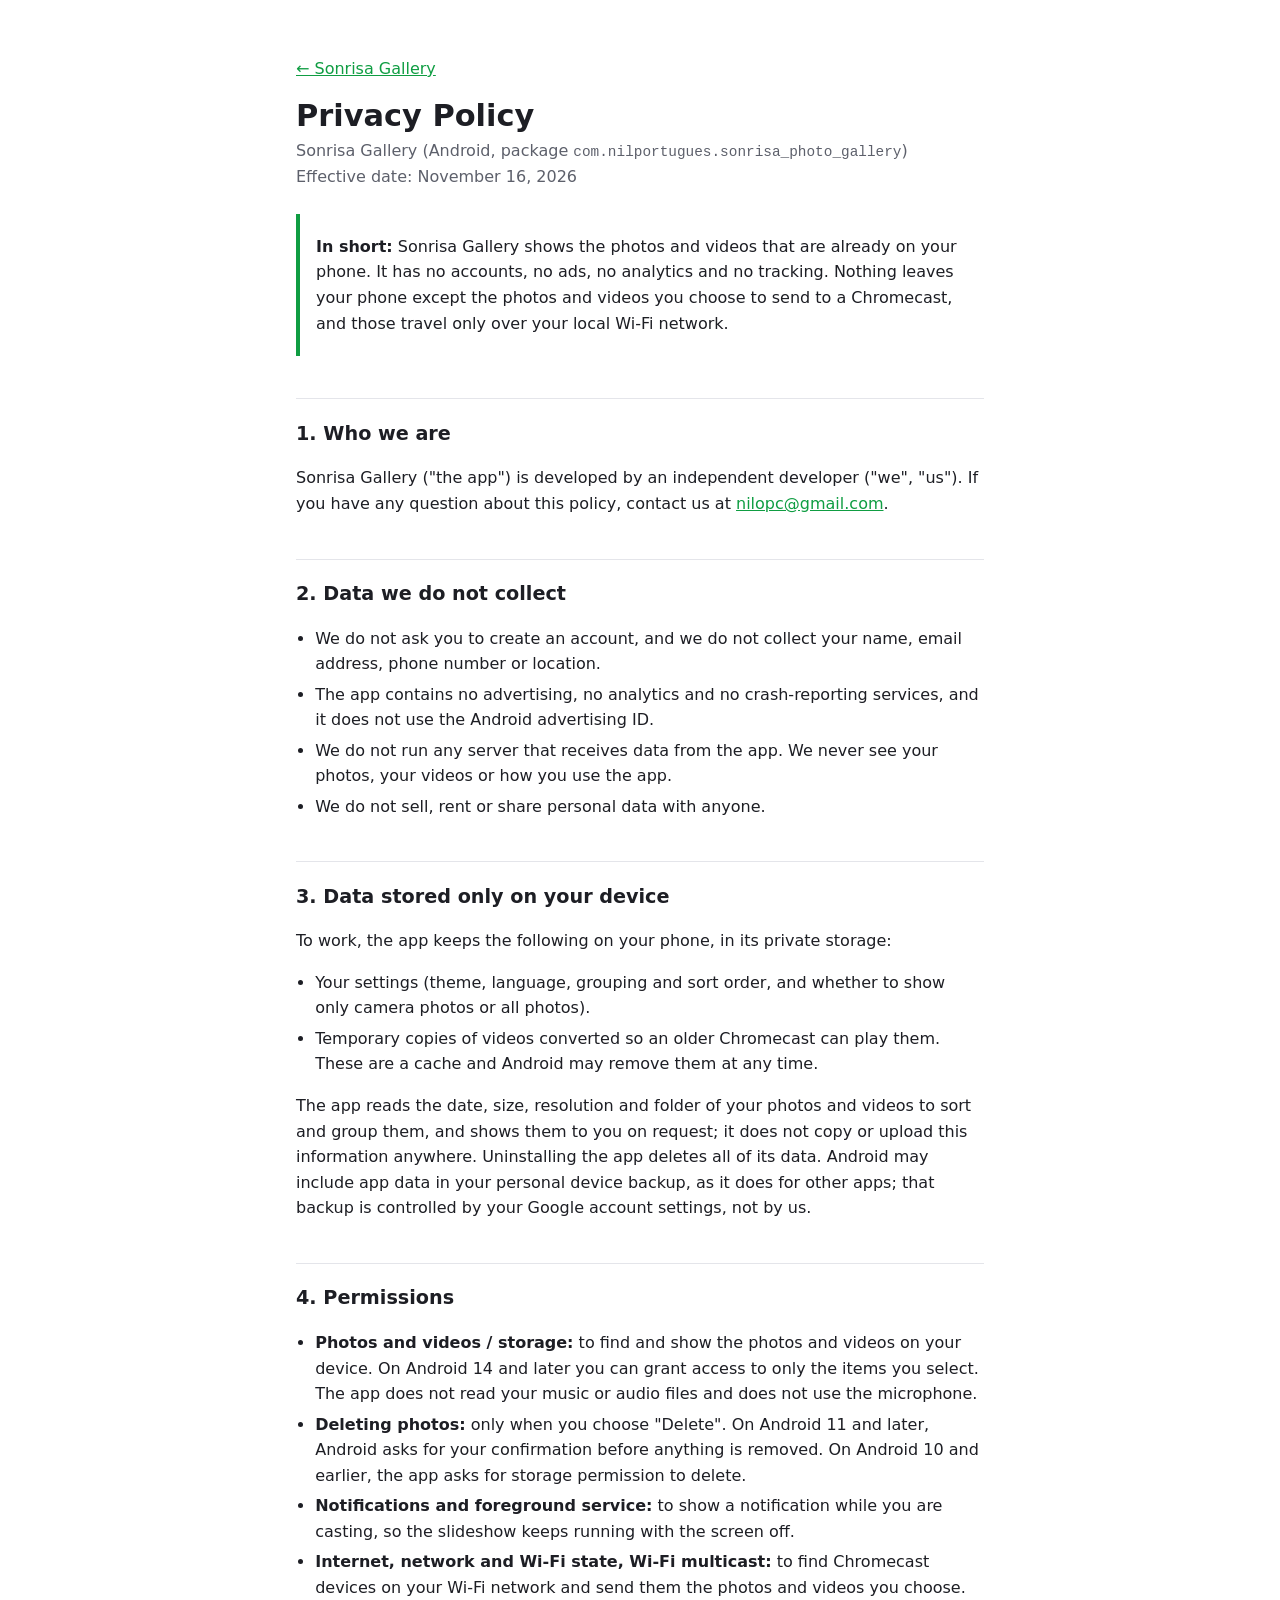
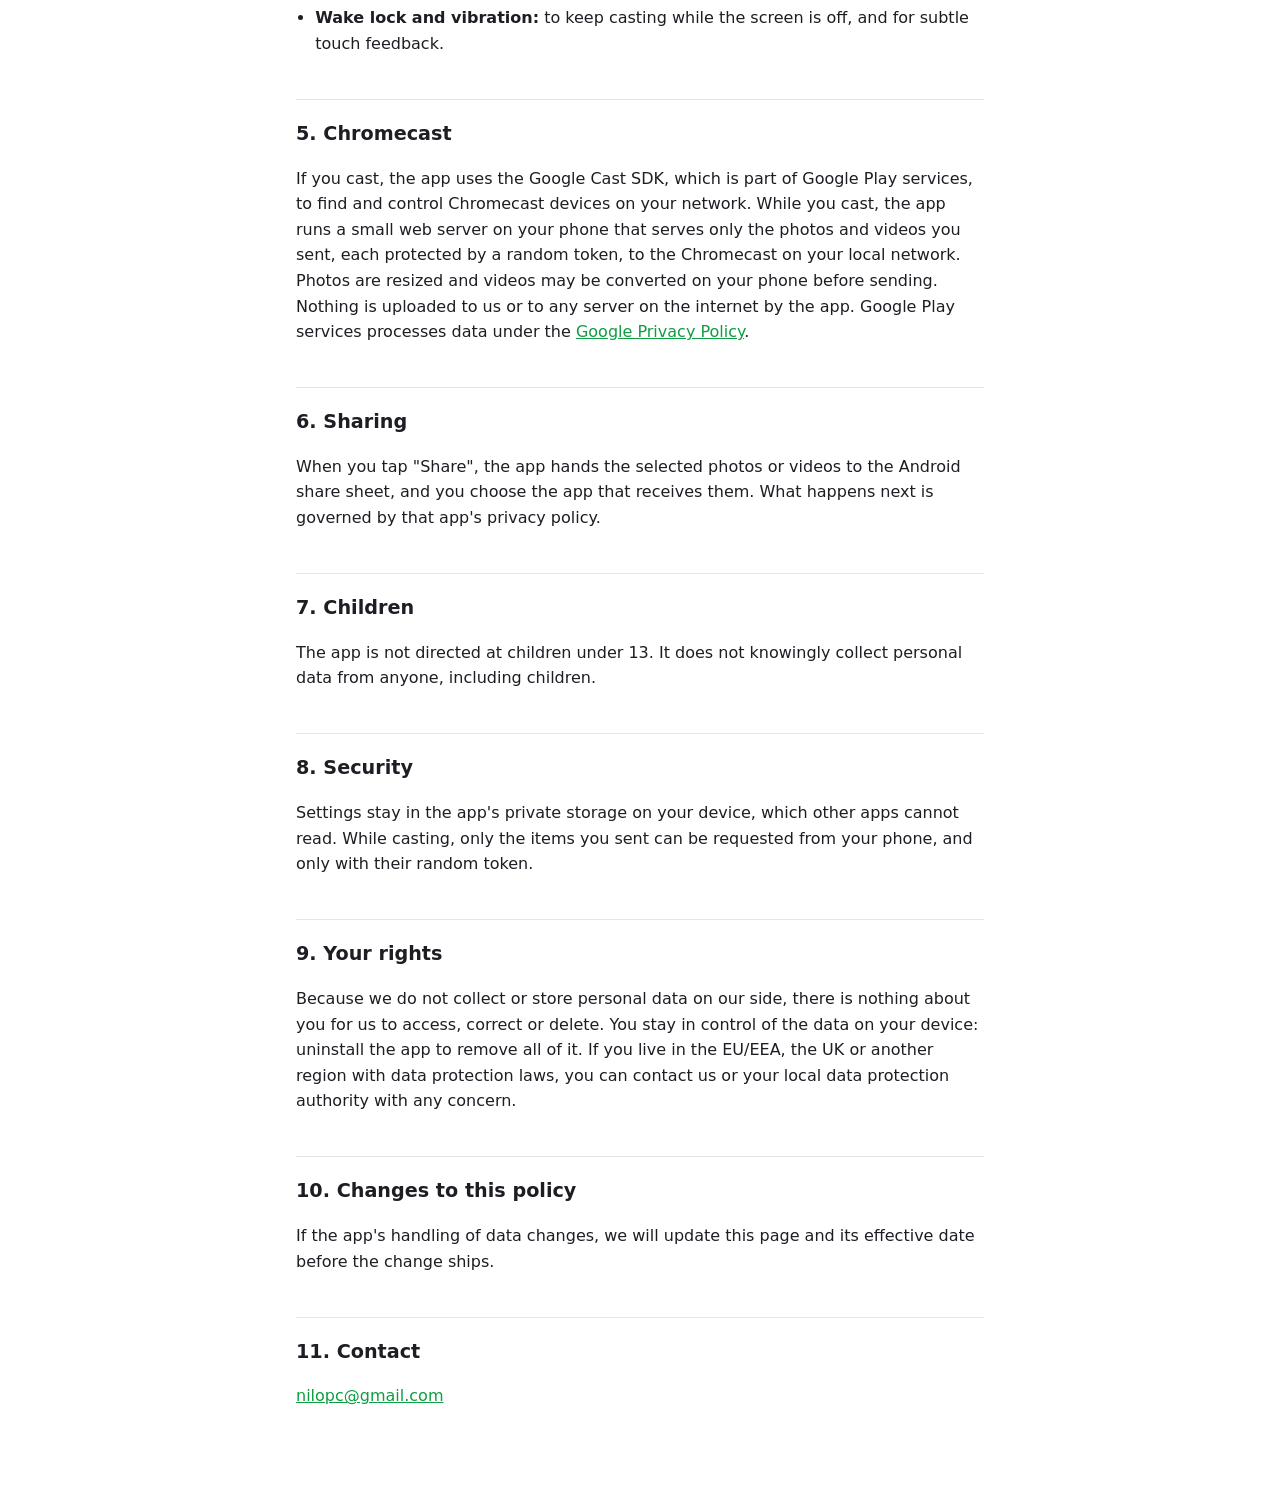
<file: gallery/privacy.html>
<!doctype html>
<html lang="en">
<head>
<meta charset="utf-8">
<meta name="viewport" content="width=device-width, initial-scale=1">
<title>Sonrisa Gallery · Privacy Policy</title>
<style>
  :root { --bg: #ffffff; --fg: #1d1e24; --muted: #5d606b; --line: #e4e5ea; --accent: #0f9d42; }
  @media (prefers-color-scheme: dark) { :root { --bg: #0e0f14; --fg: #ecedf2; --muted: #a3a6b3; --line: #262833; --accent: #3fd474; } }
  * { box-sizing: border-box; }
  body { margin: 0; background: var(--bg); color: var(--fg); font: 16px/1.6 system-ui, -apple-system, "Segoe UI", Roboto, sans-serif; }
  main { max-width: 720px; margin: 0 auto; padding: 40px 16px 64px; }
  h1 { font-size: 1.9rem; line-height: 1.2; margin: 0 0 4px; }
  h2 { font-size: 1.2rem; margin: 2.2em 0 .5em; padding-top: 1em; border-top: 1px solid var(--line); }
  .meta { color: var(--muted); margin: 0 0 1.5em; }
  .summary { border-left: 4px solid var(--accent); padding: 4px 16px; margin: 1.5em 0; }
  a { color: var(--accent); }
  ul { padding-left: 1.2em; }
  li { margin: .3em 0; }
  code { font-size: .9em; }
</style>
</head>
<body>
<main>
  <p><a href="./">← Sonrisa Gallery</a></p>
  <h1>Privacy Policy</h1>
  <p class="meta">Sonrisa Gallery (Android, package <code>com.nilportugues.sonrisa_photo_gallery</code>)<br>Effective date: November 16, 2026</p>

  <div class="summary">
    <p><strong>In short:</strong> Sonrisa Gallery shows the photos and videos that are already on your phone. It has no accounts, no ads, no analytics and no tracking. Nothing leaves your phone except the photos and videos you choose to send to a Chromecast, and those travel only over your local Wi‑Fi network.</p>
  </div>

  <h2>1. Who we are</h2>
  <p>Sonrisa Gallery ("the app") is developed by an independent developer ("we", "us"). If you have any question about this policy, contact us at <a href="mailto:nilopc@gmail.com">nilopc@gmail.com</a>.</p>

  <h2>2. Data we do not collect</h2>
  <ul>
    <li>We do not ask you to create an account, and we do not collect your name, email address, phone number or location.</li>
    <li>The app contains no advertising, no analytics and no crash-reporting services, and it does not use the Android advertising ID.</li>
    <li>We do not run any server that receives data from the app. We never see your photos, your videos or how you use the app.</li>
    <li>We do not sell, rent or share personal data with anyone.</li>
  </ul>

  <h2>3. Data stored only on your device</h2>
  <p>To work, the app keeps the following on your phone, in its private storage:</p>
  <ul>
    <li>Your settings (theme, language, grouping and sort order, and whether to show only camera photos or all photos).</li>
    <li>Temporary copies of videos converted so an older Chromecast can play them. These are a cache and Android may remove them at any time.</li>
  </ul>
  <p>The app reads the date, size, resolution and folder of your photos and videos to sort and group them, and shows them to you on request; it does not copy or upload this information anywhere. Uninstalling the app deletes all of its data. Android may include app data in your personal device backup, as it does for other apps; that backup is controlled by your Google account settings, not by us.</p>

  <h2>4. Permissions</h2>
  <ul>
    <li><strong>Photos and videos / storage:</strong> to find and show the photos and videos on your device. On Android 14 and later you can grant access to only the items you select. The app does not read your music or audio files and does not use the microphone.</li>
    <li><strong>Deleting photos:</strong> only when you choose "Delete". On Android 11 and later, Android asks for your confirmation before anything is removed. On Android 10 and earlier, the app asks for storage permission to delete.</li>
    <li><strong>Notifications and foreground service:</strong> to show a notification while you are casting, so the slideshow keeps running with the screen off.</li>
    <li><strong>Internet, network and Wi‑Fi state, Wi‑Fi multicast:</strong> to find Chromecast devices on your Wi‑Fi network and send them the photos and videos you choose.</li>
    <li><strong>Wake lock and vibration:</strong> to keep casting while the screen is off, and for subtle touch feedback.</li>
  </ul>

  <h2>5. Chromecast</h2>
  <p>If you cast, the app uses the Google Cast SDK, which is part of Google Play services, to find and control Chromecast devices on your network. While you cast, the app runs a small web server on your phone that serves only the photos and videos you sent, each protected by a random token, to the Chromecast on your local network. Photos are resized and videos may be converted on your phone before sending. Nothing is uploaded to us or to any server on the internet by the app. Google Play services processes data under the <a href="https://policies.google.com/privacy">Google Privacy Policy</a>.</p>

  <h2>6. Sharing</h2>
  <p>When you tap "Share", the app hands the selected photos or videos to the Android share sheet, and you choose the app that receives them. What happens next is governed by that app's privacy policy.</p>

  <h2>7. Children</h2>
  <p>The app is not directed at children under 13. It does not knowingly collect personal data from anyone, including children.</p>

  <h2>8. Security</h2>
  <p>Settings stay in the app's private storage on your device, which other apps cannot read. While casting, only the items you sent can be requested from your phone, and only with their random token.</p>

  <h2>9. Your rights</h2>
  <p>Because we do not collect or store personal data on our side, there is nothing about you for us to access, correct or delete. You stay in control of the data on your device: uninstall the app to remove all of it. If you live in the EU/EEA, the UK or another region with data protection laws, you can contact us or your local data protection authority with any concern.</p>

  <h2>10. Changes to this policy</h2>
  <p>If the app's handling of data changes, we will update this page and its effective date before the change ships.</p>

  <h2>11. Contact</h2>
  <p><a href="mailto:nilopc@gmail.com">nilopc@gmail.com</a></p>
</main>
</body>
</html>
</file>
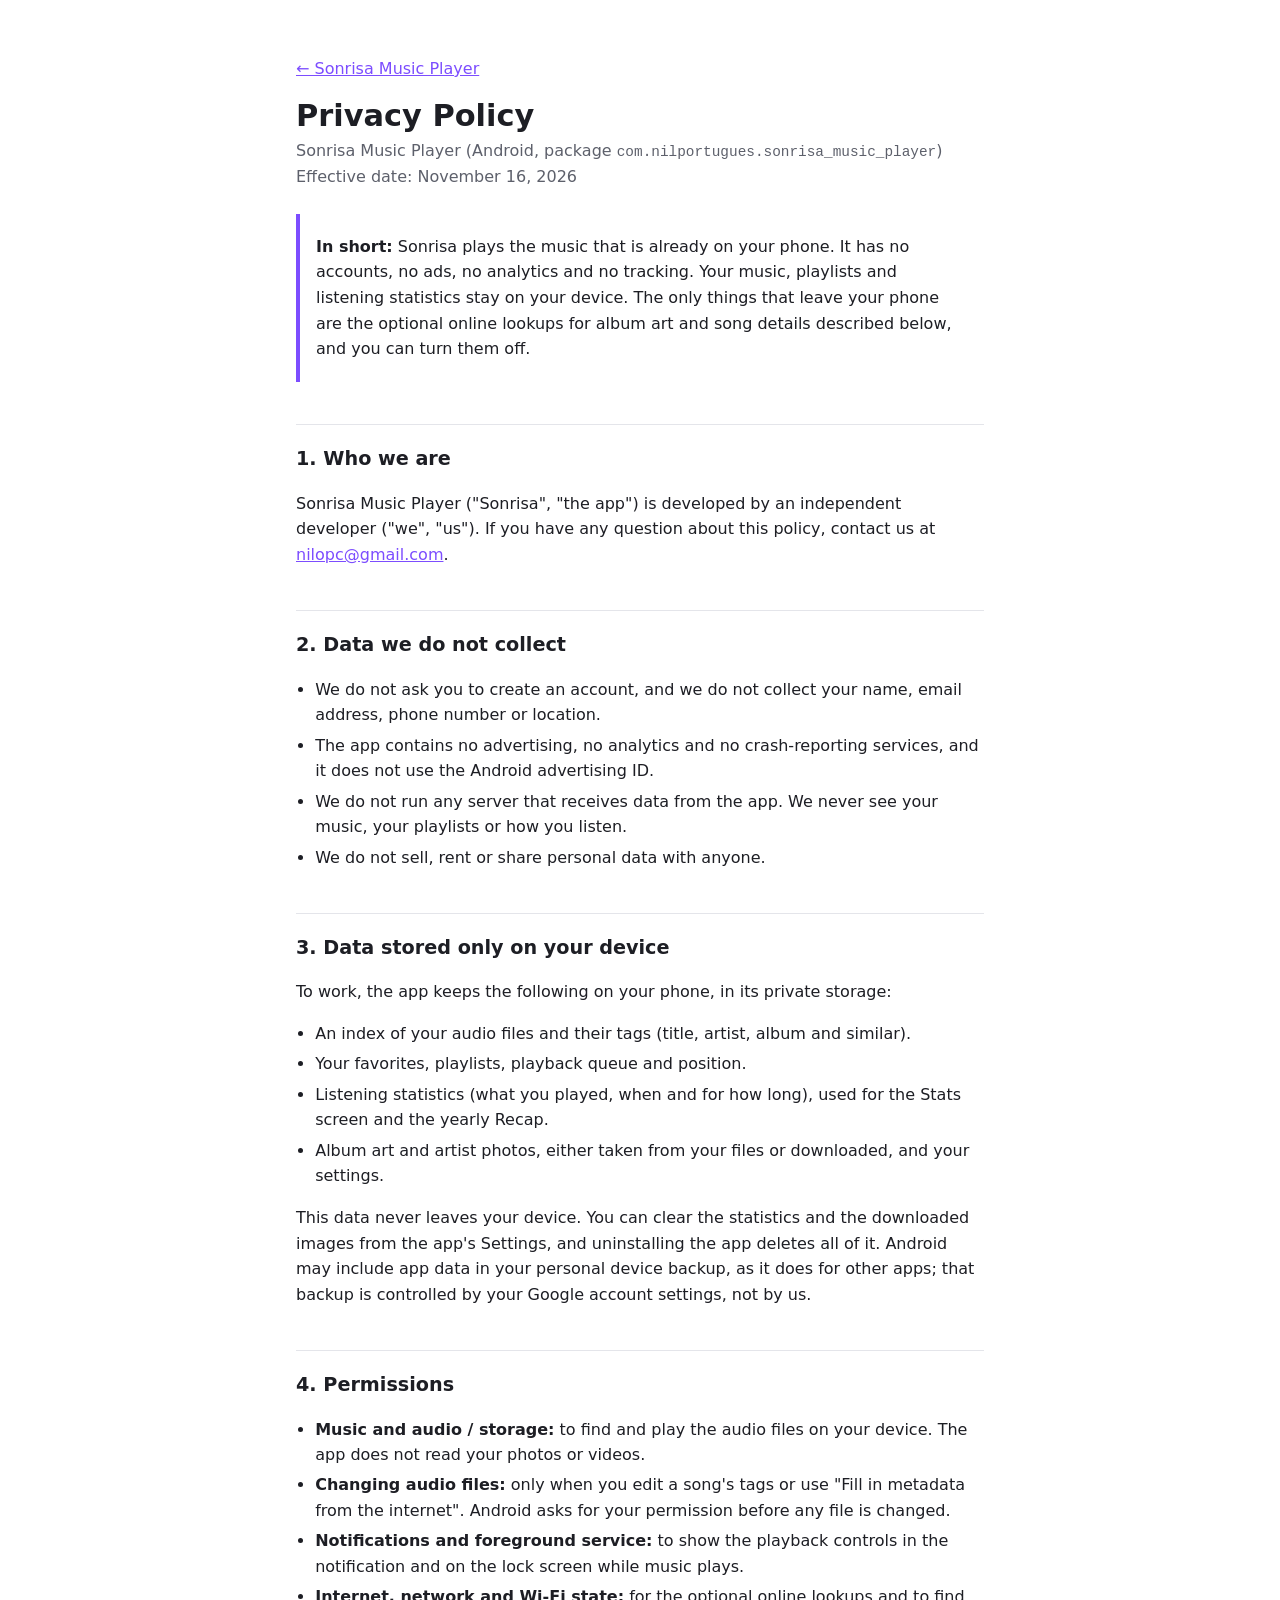
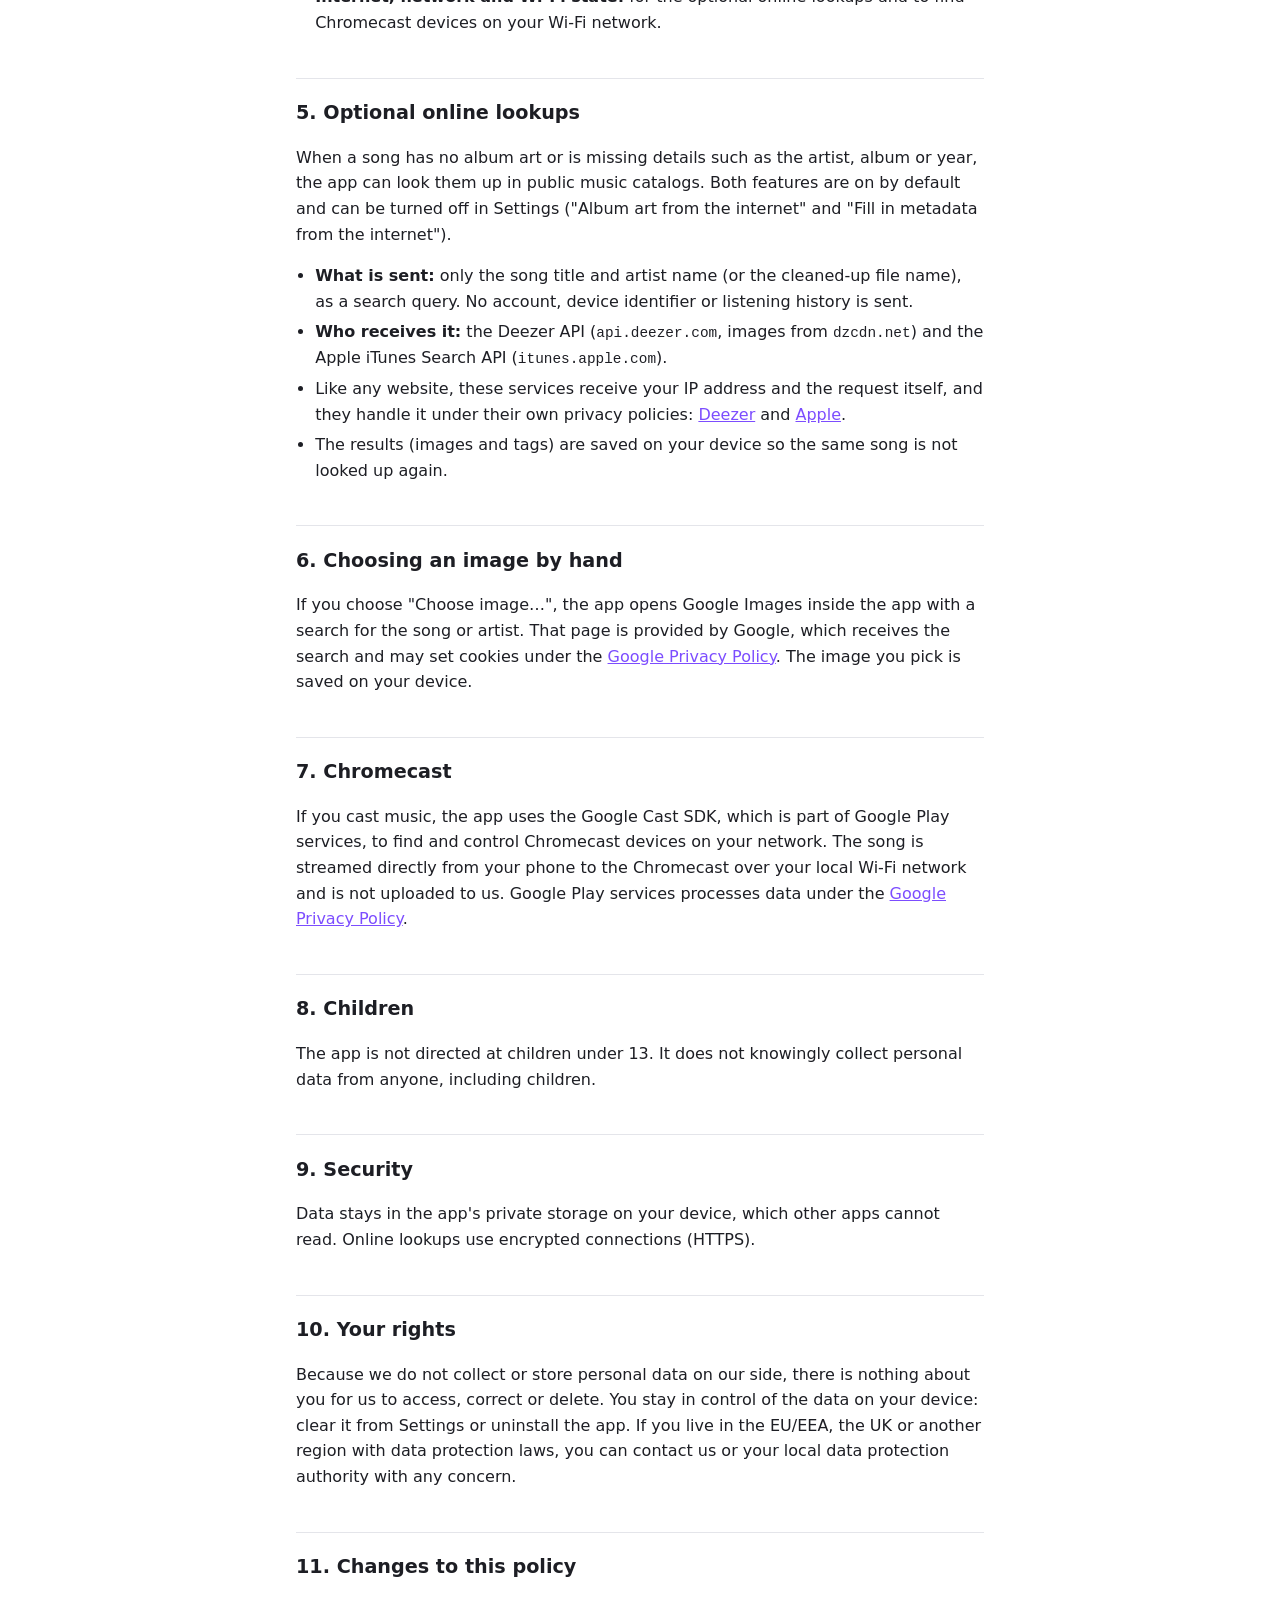
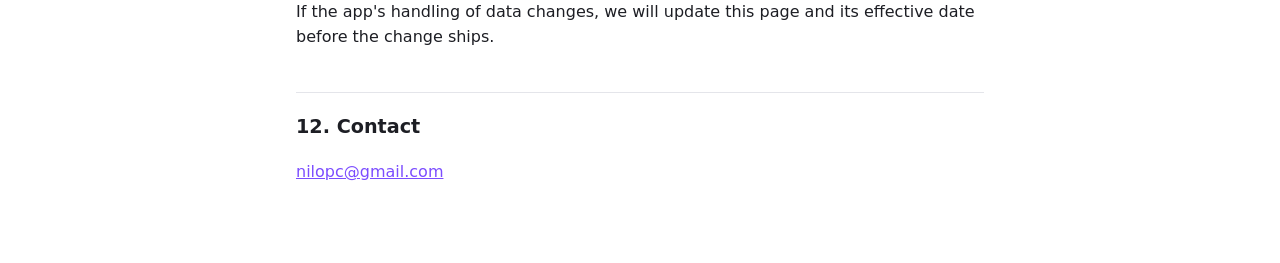
<file: music-player/privacy.html>
<!doctype html>
<html lang="en">
<head>
<meta charset="utf-8">
<meta name="viewport" content="width=device-width, initial-scale=1">
<title>Sonrisa Music Player · Privacy Policy</title>
<style>
  :root { --bg: #ffffff; --fg: #1d1e24; --muted: #5d606b; --line: #e4e5ea; --accent: #7c4dff; }
  @media (prefers-color-scheme: dark) { :root { --bg: #0e0f14; --fg: #ecedf2; --muted: #a3a6b3; --line: #262833; --accent: #b39dff; } }
  * { box-sizing: border-box; }
  body { margin: 0; background: var(--bg); color: var(--fg); font: 16px/1.6 system-ui, -apple-system, "Segoe UI", Roboto, sans-serif; }
  main { max-width: 720px; margin: 0 auto; padding: 40px 16px 64px; }
  h1 { font-size: 1.9rem; line-height: 1.2; margin: 0 0 4px; }
  h2 { font-size: 1.2rem; margin: 2.2em 0 .5em; padding-top: 1em; border-top: 1px solid var(--line); }
  .meta { color: var(--muted); margin: 0 0 1.5em; }
  .summary { border-left: 4px solid var(--accent); padding: 4px 16px; margin: 1.5em 0; }
  a { color: var(--accent); }
  ul { padding-left: 1.2em; }
  li { margin: .3em 0; }
  code { font-size: .9em; }
</style>
</head>
<body>
<main>
  <p><a href="./">← Sonrisa Music Player</a></p>
  <h1>Privacy Policy</h1>
  <p class="meta">Sonrisa Music Player (Android, package <code>com.nilportugues.sonrisa_music_player</code>)<br>Effective date: November 16, 2026</p>

  <div class="summary">
    <p><strong>In short:</strong> Sonrisa plays the music that is already on your phone. It has no accounts, no ads, no analytics and no tracking. Your music, playlists and listening statistics stay on your device. The only things that leave your phone are the optional online lookups for album art and song details described below, and you can turn them off.</p>
  </div>

  <h2>1. Who we are</h2>
  <p>Sonrisa Music Player ("Sonrisa", "the app") is developed by an independent developer ("we", "us"). If you have any question about this policy, contact us at <a href="mailto:nilopc@gmail.com">nilopc@gmail.com</a>.</p>

  <h2>2. Data we do not collect</h2>
  <ul>
    <li>We do not ask you to create an account, and we do not collect your name, email address, phone number or location.</li>
    <li>The app contains no advertising, no analytics and no crash-reporting services, and it does not use the Android advertising ID.</li>
    <li>We do not run any server that receives data from the app. We never see your music, your playlists or how you listen.</li>
    <li>We do not sell, rent or share personal data with anyone.</li>
  </ul>

  <h2>3. Data stored only on your device</h2>
  <p>To work, the app keeps the following on your phone, in its private storage:</p>
  <ul>
    <li>An index of your audio files and their tags (title, artist, album and similar).</li>
    <li>Your favorites, playlists, playback queue and position.</li>
    <li>Listening statistics (what you played, when and for how long), used for the Stats screen and the yearly Recap.</li>
    <li>Album art and artist photos, either taken from your files or downloaded, and your settings.</li>
  </ul>
  <p>This data never leaves your device. You can clear the statistics and the downloaded images from the app's Settings, and uninstalling the app deletes all of it. Android may include app data in your personal device backup, as it does for other apps; that backup is controlled by your Google account settings, not by us.</p>

  <h2>4. Permissions</h2>
  <ul>
    <li><strong>Music and audio / storage:</strong> to find and play the audio files on your device. The app does not read your photos or videos.</li>
    <li><strong>Changing audio files:</strong> only when you edit a song's tags or use "Fill in metadata from the internet". Android asks for your permission before any file is changed.</li>
    <li><strong>Notifications and foreground service:</strong> to show the playback controls in the notification and on the lock screen while music plays.</li>
    <li><strong>Internet, network and Wi‑Fi state:</strong> for the optional online lookups and to find Chromecast devices on your Wi‑Fi network.</li>
  </ul>

  <h2>5. Optional online lookups</h2>
  <p>When a song has no album art or is missing details such as the artist, album or year, the app can look them up in public music catalogs. Both features are on by default and can be turned off in Settings ("Album art from the internet" and "Fill in metadata from the internet").</p>
  <ul>
    <li><strong>What is sent:</strong> only the song title and artist name (or the cleaned-up file name), as a search query. No account, device identifier or listening history is sent.</li>
    <li><strong>Who receives it:</strong> the Deezer API (<code>api.deezer.com</code>, images from <code>dzcdn.net</code>) and the Apple iTunes Search API (<code>itunes.apple.com</code>).</li>
    <li>Like any website, these services receive your IP address and the request itself, and they handle it under their own privacy policies: <a href="https://www.deezer.com/legal/personal-datas">Deezer</a> and <a href="https://www.apple.com/legal/privacy/">Apple</a>.</li>
    <li>The results (images and tags) are saved on your device so the same song is not looked up again.</li>
  </ul>

  <h2>6. Choosing an image by hand</h2>
  <p>If you choose "Choose image…", the app opens Google Images inside the app with a search for the song or artist. That page is provided by Google, which receives the search and may set cookies under the <a href="https://policies.google.com/privacy">Google Privacy Policy</a>. The image you pick is saved on your device.</p>

  <h2>7. Chromecast</h2>
  <p>If you cast music, the app uses the Google Cast SDK, which is part of Google Play services, to find and control Chromecast devices on your network. The song is streamed directly from your phone to the Chromecast over your local Wi‑Fi network and is not uploaded to us. Google Play services processes data under the <a href="https://policies.google.com/privacy">Google Privacy Policy</a>.</p>

  <h2>8. Children</h2>
  <p>The app is not directed at children under 13. It does not knowingly collect personal data from anyone, including children.</p>

  <h2>9. Security</h2>
  <p>Data stays in the app's private storage on your device, which other apps cannot read. Online lookups use encrypted connections (HTTPS).</p>

  <h2>10. Your rights</h2>
  <p>Because we do not collect or store personal data on our side, there is nothing about you for us to access, correct or delete. You stay in control of the data on your device: clear it from Settings or uninstall the app. If you live in the EU/EEA, the UK or another region with data protection laws, you can contact us or your local data protection authority with any concern.</p>

  <h2>11. Changes to this policy</h2>
  <p>If the app's handling of data changes, we will update this page and its effective date before the change ships.</p>

  <h2>12. Contact</h2>
  <p><a href="mailto:nilopc@gmail.com">nilopc@gmail.com</a></p>
</main>
</body>
</html>
</file>
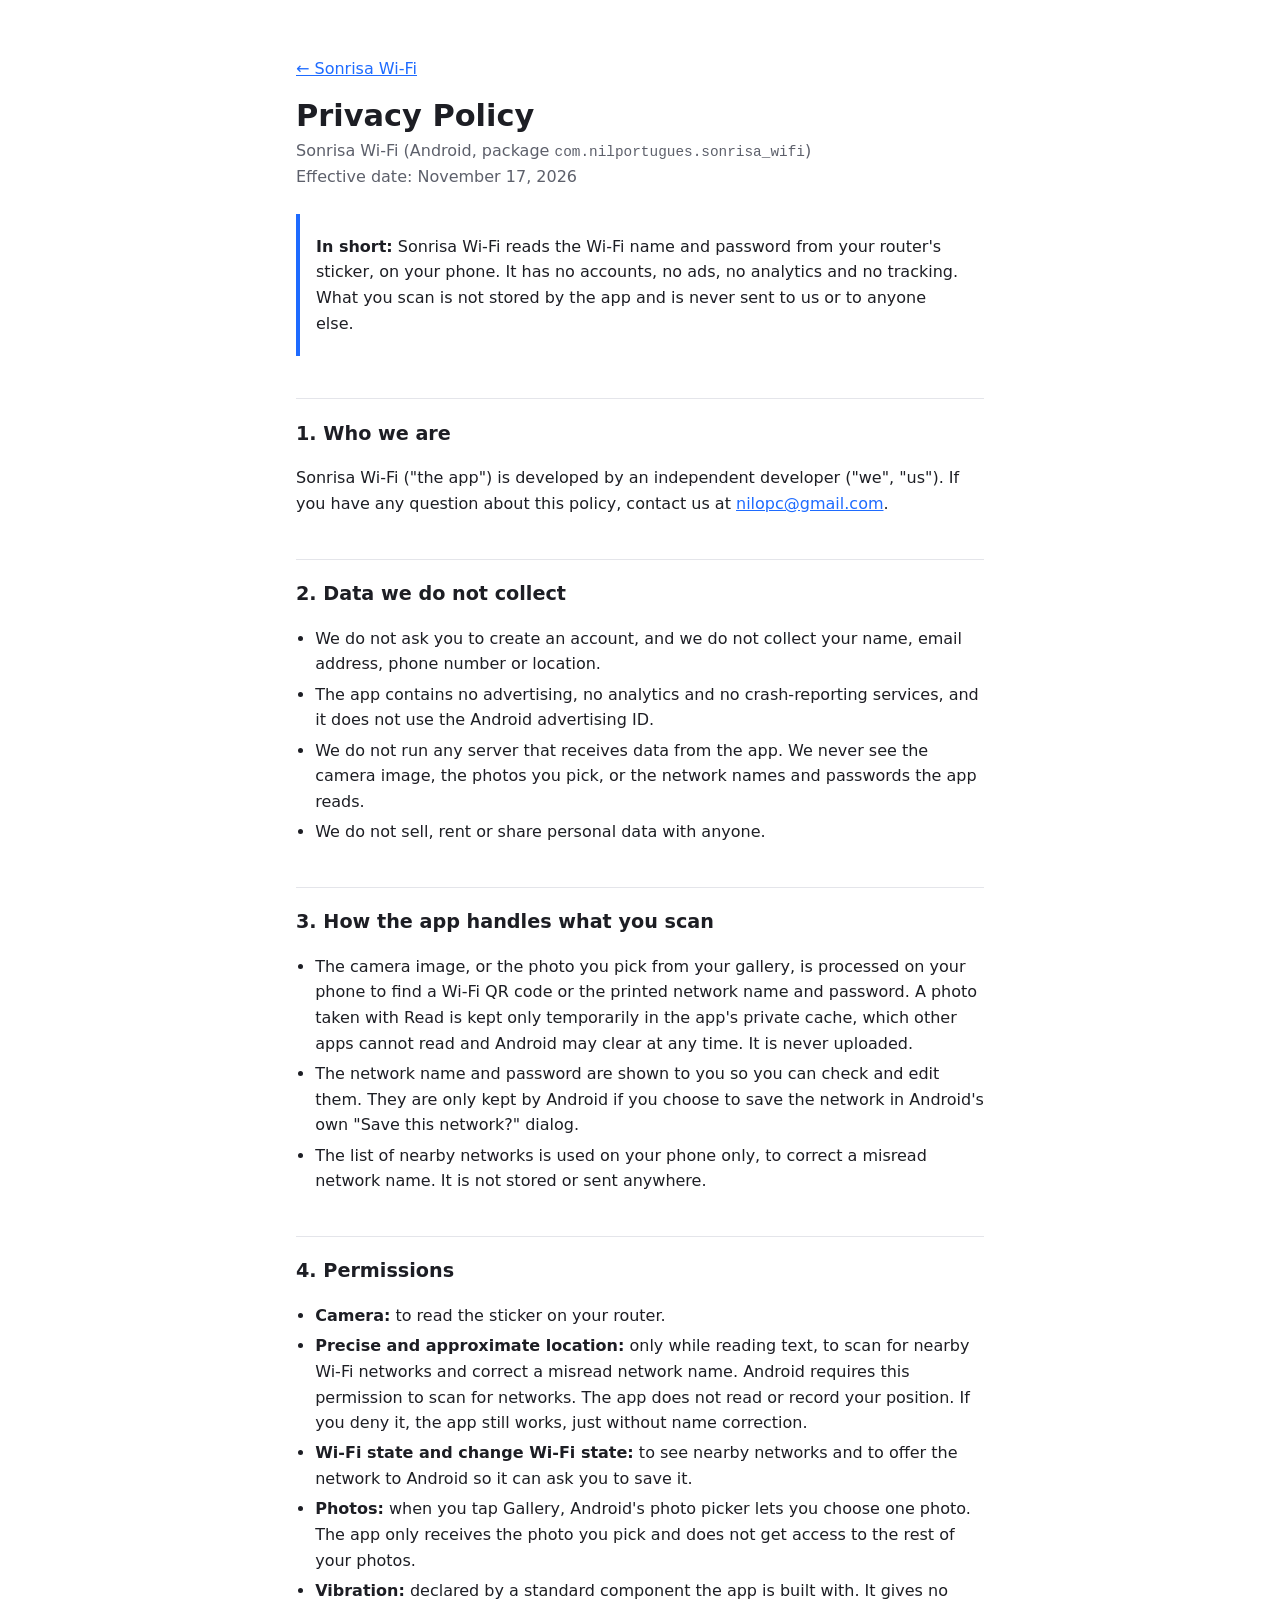
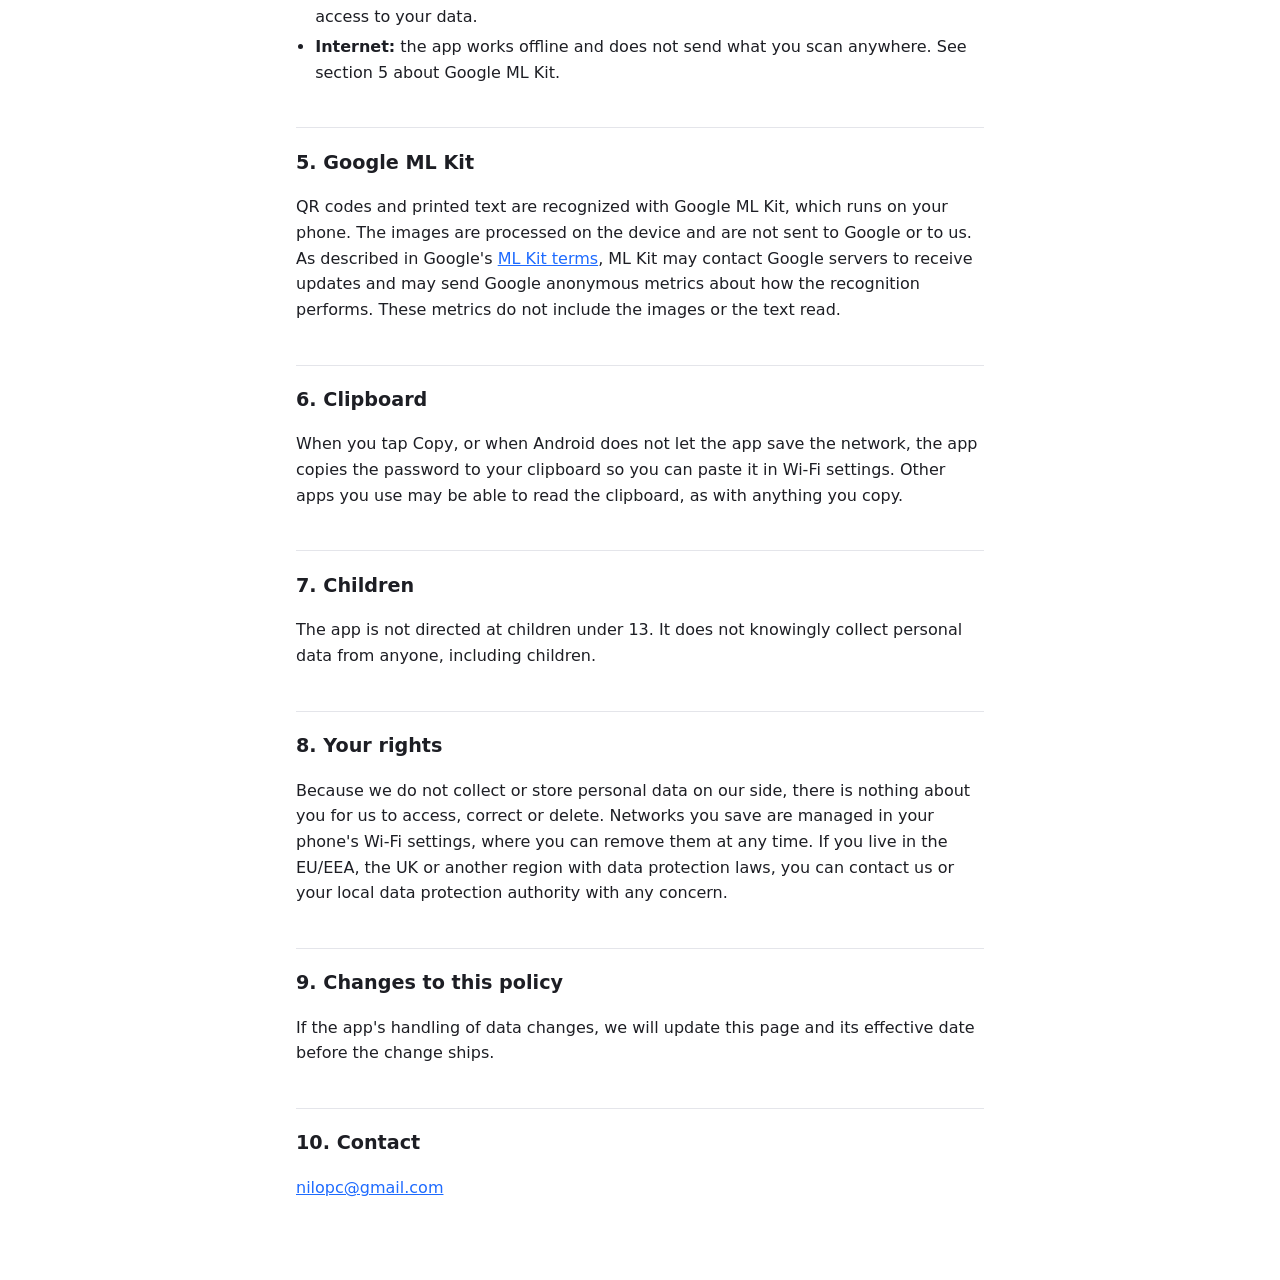
<file: wifi/privacy.html>
<!doctype html>
<html lang="en">
<head>
<meta charset="utf-8">
<meta name="viewport" content="width=device-width, initial-scale=1">
<title>Sonrisa Wi‑Fi · Privacy Policy</title>
<style>
  :root { --bg: #ffffff; --fg: #1d1e24; --muted: #5d606b; --line: #e4e5ea; --accent: #1e6bff; }
  @media (prefers-color-scheme: dark) { :root { --bg: #0e0f14; --fg: #ecedf2; --muted: #a3a6b3; --line: #262833; --accent: #4c8dff; } }
  * { box-sizing: border-box; }
  body { margin: 0; background: var(--bg); color: var(--fg); font: 16px/1.6 system-ui, -apple-system, "Segoe UI", Roboto, sans-serif; }
  main { max-width: 720px; margin: 0 auto; padding: 40px 16px 64px; }
  h1 { font-size: 1.9rem; line-height: 1.2; margin: 0 0 4px; }
  h2 { font-size: 1.2rem; margin: 2.2em 0 .5em; padding-top: 1em; border-top: 1px solid var(--line); }
  .meta { color: var(--muted); margin: 0 0 1.5em; }
  .summary { border-left: 4px solid var(--accent); padding: 4px 16px; margin: 1.5em 0; }
  a { color: var(--accent); }
  ul { padding-left: 1.2em; }
  li { margin: .3em 0; }
  code { font-size: .9em; }
</style>
</head>
<body>
<main>
  <p><a href="./">← Sonrisa Wi‑Fi</a></p>
  <h1>Privacy Policy</h1>
  <p class="meta">Sonrisa Wi‑Fi (Android, package <code>com.nilportugues.sonrisa_wifi</code>)<br>Effective date: November 17, 2026</p>

  <div class="summary">
    <p><strong>In short:</strong> Sonrisa Wi‑Fi reads the Wi‑Fi name and password from your router's sticker, on your phone. It has no accounts, no ads, no analytics and no tracking. What you scan is not stored by the app and is never sent to us or to anyone else.</p>
  </div>

  <h2>1. Who we are</h2>
  <p>Sonrisa Wi‑Fi ("the app") is developed by an independent developer ("we", "us"). If you have any question about this policy, contact us at <a href="mailto:nilopc@gmail.com">nilopc@gmail.com</a>.</p>

  <h2>2. Data we do not collect</h2>
  <ul>
    <li>We do not ask you to create an account, and we do not collect your name, email address, phone number or location.</li>
    <li>The app contains no advertising, no analytics and no crash-reporting services, and it does not use the Android advertising ID.</li>
    <li>We do not run any server that receives data from the app. We never see the camera image, the photos you pick, or the network names and passwords the app reads.</li>
    <li>We do not sell, rent or share personal data with anyone.</li>
  </ul>

  <h2>3. How the app handles what you scan</h2>
  <ul>
    <li>The camera image, or the photo you pick from your gallery, is processed on your phone to find a Wi‑Fi QR code or the printed network name and password. A photo taken with Read is kept only temporarily in the app's private cache, which other apps cannot read and Android may clear at any time. It is never uploaded.</li>
    <li>The network name and password are shown to you so you can check and edit them. They are only kept by Android if you choose to save the network in Android's own "Save this network?" dialog.</li>
    <li>The list of nearby networks is used on your phone only, to correct a misread network name. It is not stored or sent anywhere.</li>
  </ul>

  <h2>4. Permissions</h2>
  <ul>
    <li><strong>Camera:</strong> to read the sticker on your router.</li>
    <li><strong>Precise and approximate location:</strong> only while reading text, to scan for nearby Wi‑Fi networks and correct a misread network name. Android requires this permission to scan for networks. The app does not read or record your position. If you deny it, the app still works, just without name correction.</li>
    <li><strong>Wi‑Fi state and change Wi‑Fi state:</strong> to see nearby networks and to offer the network to Android so it can ask you to save it.</li>
    <li><strong>Photos:</strong> when you tap Gallery, Android's photo picker lets you choose one photo. The app only receives the photo you pick and does not get access to the rest of your photos.</li>
    <li><strong>Vibration:</strong> declared by a standard component the app is built with. It gives no access to your data.</li>
    <li><strong>Internet:</strong> the app works offline and does not send what you scan anywhere. See section 5 about Google ML Kit.</li>
  </ul>

  <h2>5. Google ML Kit</h2>
  <p>QR codes and printed text are recognized with Google ML Kit, which runs on your phone. The images are processed on the device and are not sent to Google or to us. As described in Google's <a href="https://developers.google.com/ml-kit/terms">ML Kit terms</a>, ML Kit may contact Google servers to receive updates and may send Google anonymous metrics about how the recognition performs. These metrics do not include the images or the text read.</p>

  <h2>6. Clipboard</h2>
  <p>When you tap Copy, or when Android does not let the app save the network, the app copies the password to your clipboard so you can paste it in Wi‑Fi settings. Other apps you use may be able to read the clipboard, as with anything you copy.</p>

  <h2>7. Children</h2>
  <p>The app is not directed at children under 13. It does not knowingly collect personal data from anyone, including children.</p>

  <h2>8. Your rights</h2>
  <p>Because we do not collect or store personal data on our side, there is nothing about you for us to access, correct or delete. Networks you save are managed in your phone's Wi‑Fi settings, where you can remove them at any time. If you live in the EU/EEA, the UK or another region with data protection laws, you can contact us or your local data protection authority with any concern.</p>

  <h2>9. Changes to this policy</h2>
  <p>If the app's handling of data changes, we will update this page and its effective date before the change ships.</p>

  <h2>10. Contact</h2>
  <p><a href="mailto:nilopc@gmail.com">nilopc@gmail.com</a></p>
</main>
</body>
</html>
</file>
<file: styles.css>
/* ---------- Tokens ---------- */
:root {
  --bg: #fbf8f3;
  --bg-2: #f3eee6;
  --surface: #ffffff;
  --fg: #17141f;
  --muted: #625d6e;
  --line: #e7e1d8;
  --music: #7128f0;
  --music-2: #b06bff;
  --gallery: #0dae47;
  --gallery-2: #7be38f;
  --wifi: #1e6bff;
  --wifi-2: #7fb0ff;
  --sun: #ffb020;
  --accent: var(--music);
  --accent-2: var(--music-2);
  --radius: 28px;
  --deep: color-mix(in srgb, var(--accent) 62%, #000);
  --shadow: 0 30px 80px -30px rgb(40 20 80 / .35);
}
@media (prefers-color-scheme: dark) {
  :root {
    --bg: #0c0a12;
    --bg-2: #141120;
    --surface: #18151f;
    --fg: #f3f1f8;
    --muted: #a7a2b6;
    --line: #2a2636;
    --music: #9d6bff;
    --music-2: #d3a8ff;
    --gallery: #33d46f;
    --gallery-2: #a6f3b5;
    --wifi: #4c8dff;
    --wifi-2: #a9c8ff;
    --shadow: 0 30px 80px -30px rgb(0 0 0 / .8);
  }
  .hero h1 em { background-image: linear-gradient(100deg, var(--accent), var(--accent-2)) !important; }
}
.music { --mark: url("img/music/icon-192.png"); --accent: var(--music); --accent-2: var(--music-2); --deep: color-mix(in srgb, var(--music) 62%, #000); }
.gallery { --mark: url("img/gallery/icon-192.png"); --accent: var(--gallery); --accent-2: var(--gallery-2); --deep: color-mix(in srgb, var(--gallery) 62%, #000); }
.wifi { --mark: url("img/wifi/icon-192.png"); --accent: var(--wifi); --accent-2: var(--wifi-2); --deep: color-mix(in srgb, var(--wifi) 62%, #000); }

/* ---------- Base ---------- */
* { box-sizing: border-box; }
html { -webkit-text-size-adjust: 100%; scroll-behavior: smooth; }
body {
  margin: 0; background: var(--bg); color: var(--fg); overflow-x: hidden;
  font: 17px/1.6 Inter, system-ui, -apple-system, "Segoe UI", Roboto, sans-serif;
  -webkit-font-smoothing: antialiased;
}
img { max-width: 100%; height: auto; display: block; }
a { color: inherit; }
h1, h2, h3, .display { font-family: "Bricolage Grotesque", Inter, system-ui, sans-serif; letter-spacing: -0.035em; line-height: 1; margin: 0; }
.wrap { max-width: 1160px; margin: 0 auto; padding: 0 16px; }
.eyebrow { display: inline-block; font-weight: 700; font-size: .8rem; letter-spacing: .12em; text-transform: uppercase; color: var(--accent); }
.muted { color: var(--muted); }
section { position: relative; }

/* ---------- Nav ---------- */
.nav { position: sticky; top: 0; z-index: 50; backdrop-filter: saturate(1.6) blur(14px); -webkit-backdrop-filter: saturate(1.6) blur(14px); background: color-mix(in srgb, var(--bg) 72%, transparent); border-bottom: 1px solid transparent; transition: border-color .3s; }
.nav.scrolled { border-color: var(--line); }
.nav .wrap { display: flex; align-items: center; justify-content: space-between; height: 68px; }
.logo { display: flex; align-items: center; gap: 10px; font-family: "Bricolage Grotesque", sans-serif; font-weight: 800; font-size: 1.3rem; text-decoration: none; letter-spacing: -0.03em; }
.logo svg { width: 30px; height: 30px; }
.nav-links { display: flex; align-items: center; gap: 26px; font-size: .95rem; font-weight: 500; }
.nav-links a { text-decoration: none; color: var(--muted); transition: color .2s; }
.nav-links a:hover, .nav-links a[aria-current] { color: var(--fg); }
.nav-links a[aria-current] { box-shadow: inset 0 -2px 0 var(--accent); padding-bottom: 2px; }
@media (max-width: 640px) { .nav-links { gap: 16px; } }

/* ---------- Buttons ---------- */
.play-btn {
  display: inline-flex; align-items: center; gap: 12px; text-decoration: none;
  background: #0b0b0f; color: #fff; padding: 12px 22px 12px 16px; border-radius: 16px;
  border: 1px solid #34323c; transition: transform .2s, box-shadow .2s;
}
.play-btn:hover { transform: translateY(-2px); box-shadow: 0 16px 34px -14px var(--accent); }
.play-btn svg { width: 28px; height: 30px; flex: none; }
.play-btn small { display: block; font-size: .68rem; letter-spacing: .06em; text-transform: uppercase; opacity: .8; line-height: 1.2; }
.play-btn strong { display: block; font-size: 1.2rem; line-height: 1.15; font-weight: 600; }
.ghost-btn { display: inline-flex; align-items: center; gap: 8px; padding: 14px 22px; border-radius: 16px; text-decoration: none; font-weight: 600; border: 1px solid var(--line); background: var(--surface); transition: border-color .2s, transform .2s; }
.ghost-btn:hover { border-color: var(--accent); transform: translateY(-2px); }

.qr-card { display: flex; align-items: center; gap: 14px; background: var(--surface); border: 1px solid var(--line); border-radius: 20px; padding: 10px 18px 10px 10px; }
.qr-card img { width: 92px; height: 92px; border-radius: 12px; background: #fff; }
.qr-card strong { display: block; font-size: .95rem; }
.qr-card span { font-size: .85rem; color: var(--muted); }
.get { display: flex; flex-wrap: wrap; align-items: center; gap: 16px; }
@media (hover: none) and (pointer: coarse) { .qr-card { display: none; } }

/* ---------- Phone mockup ---------- */
.phone {
  position: relative; width: 270px; aspect-ratio: 1080 / 2400; flex: none;
  background: #0b0b0f; border-radius: 42px; padding: 9px;
  box-shadow: 0 0 0 1px rgb(255 255 255 / .06) inset, 0 0 0 2px #2a2830, var(--shadow);
}
.phone::before { content: ""; position: absolute; top: 18px; left: 50%; width: 14px; height: 14px; margin-left: -7px; border-radius: 50%; background: #000; z-index: 2; box-shadow: 0 0 0 2px #1d1c22; }
.phone img { width: 100%; height: 100%; object-fit: cover; object-position: top; border-radius: 34px; }
.phone.sm { width: 210px; border-radius: 34px; padding: 7px; }
.phone.sm img { border-radius: 28px; }
.phone.sm::before { top: 14px; width: 11px; height: 11px; margin-left: -5.5px; }

/* ---------- Background blobs ---------- */
.blobs { position: absolute; inset: 0; overflow: hidden; pointer-events: none; z-index: -1; }
.blob { position: absolute; border-radius: 50%; filter: blur(70px); opacity: .55; animation: drift 18s ease-in-out infinite alternate; }
.blob.a { width: 520px; height: 520px; background: var(--accent); top: -160px; right: -120px; }
.blob.b { width: 420px; height: 420px; background: var(--accent-2); bottom: -180px; left: -140px; animation-delay: -6s; }
.blob.c { width: 300px; height: 300px; background: var(--sun); top: 30%; left: 40%; opacity: .25; animation-delay: -12s; }
@media (prefers-color-scheme: dark) { .blob { opacity: .35; } .blob.c { opacity: .12; } }
@keyframes drift { to { transform: translate(60px, 40px) scale(1.12); } }

/* ---------- Hero ---------- */
.hero { padding: 64px 0 96px; isolation: isolate; }
.hero .wrap { display: grid; grid-template-columns: 1.05fr .95fr; gap: 48px; align-items: center; }
.hero h1 { font-size: clamp(3rem, 7.5vw, 5.6rem); font-weight: 800; margin: 18px 0 22px; }
.hero h1 em { font-style: normal; background: linear-gradient(100deg, var(--accent), var(--deep)); -webkit-background-clip: text; background-clip: text; color: transparent; }
.hero .lead { font-size: clamp(1.1rem, 2vw, 1.3rem); color: var(--muted); max-width: 540px; margin: 0 0 32px; }
.app-icon { width: 84px; height: 84px; border-radius: 22px; box-shadow: 0 18px 40px -16px var(--accent); }

.stage { position: relative; height: 640px; perspective: 1400px; }
.stage .phone { position: absolute; top: 50%; left: 50%; }
.stage .p1 { transform: translate(-50%, -50%) rotateY(-14deg) rotateX(6deg); z-index: 3; }
.stage .p2 { transform: translate(-128%, -44%) rotate(-10deg) scale(.8); z-index: 2; opacity: .96; }
.stage .p3 { transform: translate(28%, -56%) rotate(10deg) scale(.8); z-index: 1; opacity: .96; }
.badge-float { position: absolute; z-index: 4; background: var(--surface); border: 1px solid var(--line); border-radius: 18px; padding: 10px 16px; font-weight: 700; font-size: .92rem; box-shadow: var(--shadow); display: flex; align-items: center; gap: 8px; white-space: nowrap; }
.badge-float.one { top: 12%; left: -2%; }
.badge-float.two { bottom: 12%; right: -2%; }

@media (max-width: 900px) {
  .hero { padding: 32px 0 64px; }
  .hero .wrap { grid-template-columns: 1fr; }
  .stage { height: 520px; }
  .stage .phone { width: 220px; }
  .stage .p2 { transform: translate(-108%, -44%) rotate(-10deg) scale(.8); }
  .stage .p3 { transform: translate(8%, -56%) rotate(10deg) scale(.8); }
}
@media (max-width: 480px) {
  .stage { height: 440px; }
  .stage .phone { width: 180px; border-radius: 30px; padding: 6px; }
  .stage .phone img { border-radius: 25px; }
  .stage .p2 { transform: translate(-100%, -44%) rotate(-9deg) scale(.8); }
  .stage .p3 { transform: translate(0%, -56%) rotate(8deg) scale(.8); }
  .badge-float { font-size: .8rem; padding: 8px 12px; }
}

/* ---------- Marquee ---------- */
.marquee { border-block: 1px solid var(--line); background: var(--bg-2); overflow: hidden; padding: 18px 0; }
.marquee-track { display: flex; gap: 48px; width: max-content; animation: scroll 40s linear infinite; font-family: "Bricolage Grotesque", sans-serif; font-weight: 700; font-size: 1.35rem; letter-spacing: -0.02em; }
.marquee-track span { display: flex; align-items: center; gap: 48px; white-space: nowrap; }
.marquee-track span::after { content: ""; flex: none; width: 30px; height: 30px; border-radius: 9px; background: var(--mark) center / cover; }
.marquee.both .marquee-track span:nth-child(3n+2)::after { background-image: url("img/gallery/icon-192.png"); }
.marquee.both .marquee-track span:nth-child(3n)::after { background-image: url("img/wifi/icon-192.png"); }
@keyframes scroll { to { transform: translateX(-50%); } }

/* ---------- Sections ---------- */
.section { padding: 112px 0; }
.section-head { max-width: 720px; margin-bottom: 56px; }
.section-head h2 { font-size: clamp(2.3rem, 5.5vw, 4rem); font-weight: 800; margin-top: 12px; }
.section-head p { font-size: 1.15rem; color: var(--muted); margin: 18px 0 0; }
.center { text-align: center; margin-inline: auto; }
@media (max-width: 640px) { .section { padding: 72px 0; } }

/* ---------- Screenshot carousel ---------- */
.shots { display: flex; gap: 28px; overflow-x: auto; padding: 24px max(16px, calc((100vw - 1160px) / 2 + 16px)) 40px; scroll-snap-type: x mandatory; scrollbar-width: none; }
.shots::-webkit-scrollbar { display: none; }
.shot { flex: none; scroll-snap-align: center; margin: 0; text-align: center; }
.shot button { all: unset; cursor: zoom-in; display: block; border-radius: 34px; }
.shot button:focus-visible { outline: 3px solid var(--accent); outline-offset: 6px; }
.shot .phone { transition: transform .45s cubic-bezier(.2,.8,.2,1), box-shadow .45s; }
.shot button:hover .phone { transform: translateY(-12px) scale(1.04); }
.shot figcaption { margin-top: 18px; font-weight: 600; }
.shot figcaption span { display: block; font-weight: 400; font-size: .88rem; color: var(--muted); }
.carousel-nav { display: flex; gap: 10px; justify-content: flex-end; margin-top: -24px; }
.carousel-nav button { width: 48px; height: 48px; border-radius: 50%; border: 1px solid var(--line); background: var(--surface); color: var(--fg); font-size: 1.2rem; cursor: pointer; transition: border-color .2s; }
.carousel-nav button:hover { border-color: var(--accent); }

/* ---------- Feature rows ---------- */
.row { display: grid; grid-template-columns: 1fr 1fr; gap: 64px; align-items: center; padding: 48px 0; }
.row + .row { border-top: 1px dashed var(--line); }
.row.flip .row-media { order: -1; }
.row h3 { font-size: clamp(2rem, 4vw, 3rem); font-weight: 800; margin: 12px 0 18px; }
.row p { color: var(--muted); font-size: 1.1rem; margin: 0 0 18px; }
.row ul { list-style: none; padding: 0; margin: 0; display: grid; gap: 10px; }
.row li { display: flex; gap: 12px; align-items: flex-start; }
.row li::before { content: ""; flex: none; width: 22px; height: 22px; margin-top: 2px; border-radius: 50%; background: var(--accent) url("data:image/svg+xml,%3Csvg xmlns='http://www.w3.org/2000/svg' viewBox='0 0 24 24' fill='none' stroke='white' stroke-width='3.5' stroke-linecap='round' stroke-linejoin='round'%3E%3Cpath d='M5 12l5 5L20 7'/%3E%3C/svg%3E") center/13px no-repeat; }
.row-media { position: relative; display: flex; justify-content: center; padding: 40px 0; isolation: isolate; }
.row-media::before { content: ""; position: absolute; inset: 0 8%; border-radius: 48px; background: radial-gradient(circle at 30% 20%, var(--accent-2), var(--accent)); opacity: .18; z-index: -1; transform: rotate(-3deg); }
.row-media .pair { display: flex; gap: 20px; align-items: flex-end; }
.row-media .pair .phone:last-child { transform: translateY(-40px); }
@media (max-width: 860px) {
  .row { grid-template-columns: 1fr; gap: 24px; }
  .row.flip .row-media { order: 0; }
  .row-media .phone { width: 220px; }
  .row-media .pair .phone { width: 160px; border-radius: 28px; padding: 6px; }
  .row-media .pair .phone img { border-radius: 23px; }
}

/* ---------- Recap band ---------- */
.recap-band { margin: 24px 0 112px; padding: 104px 0 150px; color: #fff; overflow: hidden; position: relative; isolation: isolate;
  background: radial-gradient(circle at 12% 8%, rgb(255 90 54 / .55), transparent 38%), radial-gradient(circle at 88% 92%, rgb(198 244 50 / .45), transparent 36%), radial-gradient(circle at 70% 10%, rgb(157 107 255 / .55), transparent 40%), #1b1236; }
.recap-band .eyebrow { color: #c6f432; }
.recap-band .section-head p { color: rgb(255 255 255 / .78); }
.fan { display: flex; justify-content: center; align-items: center; padding: 24px 16px 0; }
.fan .phone { --r: 0deg; --y: 0px; border: 0; font: inherit; cursor: zoom-in; margin: 0 -20px; transform: rotate(var(--r)) translateY(var(--y)); transition: transform .45s cubic-bezier(.2,.8,.2,1); }
.fan .phone:nth-child(1) { --r: -14deg; --y: 70px; z-index: 1; }
.fan .phone:nth-child(2) { --r: -7deg; --y: 20px; z-index: 2; }
.fan .phone:nth-child(3) { --r: 0deg; --y: -10px; z-index: 3; width: 240px; }
.fan .phone:nth-child(4) { --r: 7deg; --y: 20px; z-index: 2; }
.fan .phone:nth-child(5) { --r: 14deg; --y: 70px; z-index: 1; }
.fan .phone:hover, .fan .phone:focus-visible { transform: rotate(0deg) translateY(calc(var(--y) - 36px)) scale(1.06); z-index: 5; outline: none; }
@media (max-width: 760px) {
  .fan .phone:nth-child(1), .fan .phone:nth-child(5) { display: none; }
  .fan .phone { width: 140px; border-radius: 26px; padding: 5px; margin: 0 -14px; }
  .fan .phone img { border-radius: 22px; }
  .fan .phone:nth-child(3) { width: 160px; }
  .recap-band { padding: 72px 0 110px; }
}

/* ---------- Grid of small features ---------- */
.grid { display: grid; grid-template-columns: repeat(auto-fit, minmax(min(250px, 100%), 1fr)); gap: 18px; }
.card { background: var(--surface); border: 1px solid var(--line); border-radius: 24px; padding: 26px; transition: transform .3s, border-color .3s; }
.card:hover { transform: translateY(-4px); border-color: var(--accent); }
.card .ic { width: 48px; height: 48px; border-radius: 14px; display: grid; place-items: center; font-size: 1.5rem; background: color-mix(in srgb, var(--accent) 14%, transparent); }
.card h4 { font-family: "Bricolage Grotesque", sans-serif; font-size: 1.25rem; letter-spacing: -0.02em; margin: 16px 0 6px; }
.card p { margin: 0; color: var(--muted); font-size: .97rem; }

/* ---------- Privacy band ---------- */
.privacy { background: #15121d; color: #f3f1f8; box-shadow: 0 0 0 1px var(--line); border-radius: 40px; padding: clamp(36px, 6vw, 72px); overflow: hidden; position: relative; isolation: isolate; }
.privacy::after { content: ""; position: absolute; width: 480px; height: 480px; right: -140px; top: -180px; border-radius: 50%; background: var(--accent); filter: blur(80px); opacity: .5; z-index: -1; }
.privacy h2 { font-size: clamp(2.2rem, 5vw, 3.6rem); font-weight: 800; max-width: 640px; }
.privacy p { color: #bdb8cc; max-width: 620px; font-size: 1.1rem; }
.privacy .stats { display: grid; grid-template-columns: repeat(auto-fit, minmax(min(160px, 100%), 1fr)); gap: 24px; margin: 40px 0 32px; }
.privacy .stats b { display: block; font-family: "Bricolage Grotesque", sans-serif; font-size: 3.2rem; line-height: 1; letter-spacing: -0.04em; color: var(--accent-2); }
.privacy .stats span { font-size: .95rem; color: #bdb8cc; }
.privacy a.link { color: #fff; font-weight: 700; }

/* ---------- FAQ ---------- */
.faq { max-width: 820px; margin: 0 auto; display: grid; gap: 12px; }
.faq details { background: var(--surface); border: 1px solid var(--line); border-radius: 20px; padding: 0 24px; transition: border-color .2s; }
.faq details[open] { border-color: var(--accent); }
.faq summary { cursor: pointer; list-style: none; padding: 22px 0; font-weight: 600; font-size: 1.08rem; display: flex; justify-content: space-between; gap: 16px; }
.faq summary::-webkit-details-marker { display: none; }
.faq summary::after { content: "+"; font-size: 1.5rem; line-height: 1; color: var(--accent); transition: transform .25s; }
.faq details[open] summary::after { transform: rotate(45deg); }
.faq details p { margin: 0 0 22px; color: var(--muted); }

/* ---------- CTA ---------- */
.cta { text-align: center; padding: clamp(48px, 8vw, 96px) 24px; border-radius: 40px; background: linear-gradient(135deg, var(--deep), var(--accent)); color: #fff; position: relative; overflow: hidden; isolation: isolate; }
.cta::before { content: ""; position: absolute; inset: -40%; background: repeating-conic-gradient(from 0deg, rgb(255 255 255 / .07) 0 10deg, transparent 10deg 20deg); animation: spin 60s linear infinite; z-index: -1; }
@keyframes spin { to { transform: rotate(1turn); } }
.cta img.app-icon { margin: 0 auto 24px; box-shadow: 0 20px 50px -10px rgb(0 0 0 / .4); }
.cta h2 { font-size: clamp(2.4rem, 6vw, 4.4rem); font-weight: 800; }
.cta p { font-size: 1.15rem; opacity: .9; margin: 16px auto 32px; max-width: 520px; }
.cta .get { justify-content: center; }
.cta .qr-card { background: rgb(255 255 255 / .14); border-color: rgb(255 255 255 / .25); color: #fff; }
.cta .qr-card span { color: rgb(255 255 255 / .8); }

/* ---------- Home: app showcases ---------- */
.showcase { display: grid; grid-template-columns: 1fr 1fr; gap: 40px; align-items: center; border-radius: 40px; padding: clamp(28px, 5vw, 64px); background: var(--surface); border: 1px solid var(--line); overflow: hidden; position: relative; isolation: isolate; }
.showcase + .showcase { margin-top: 32px; }
.showcase::before { content: ""; position: absolute; width: 560px; height: 560px; right: -160px; bottom: -220px; border-radius: 50%; background: var(--accent); opacity: .16; filter: blur(30px); z-index: -1; }
.showcase h2 { font-size: clamp(2.4rem, 5vw, 3.8rem); font-weight: 800; margin: 20px 0 14px; }
.showcase p { color: var(--muted); font-size: 1.12rem; margin: 0 0 22px; }
.showcase .tags { display: flex; flex-wrap: wrap; gap: 8px; margin-bottom: 28px; }
.showcase .tags span { background: color-mix(in srgb, var(--accent) 12%, transparent); color: var(--accent); font-weight: 600; font-size: .85rem; padding: 6px 12px; border-radius: 999px; }
.showcase .media { display: flex; justify-content: center; gap: 18px; perspective: 1200px; }
.showcase .media .phone:first-child { transform: rotateY(12deg) translateY(24px); }
.showcase .media .phone:last-child { transform: rotateY(-12deg) translateY(-24px); }
.showcase .more { display: inline-block; margin-top: 22px; font-weight: 700; color: var(--accent); text-decoration: none; }
.showcase .more:hover { text-decoration: underline; }
@media (max-width: 900px) {
  .showcase { grid-template-columns: 1fr; }
  .showcase .media .phone { width: 46%; max-width: 220px; border-radius: 30px; padding: 6px; }
  .showcase .media .phone img { border-radius: 25px; }
}

/* ---------- Footer ---------- */
footer { padding: 72px 0 40px; margin-top: 64px; border-top: 1px solid var(--line); }
footer .cols { display: grid; grid-template-columns: 2fr 1fr 1fr 1fr; gap: 32px; }
footer h5 { font-size: .8rem; letter-spacing: .1em; text-transform: uppercase; color: var(--muted); margin: 0 0 14px; }
footer ul { list-style: none; padding: 0; margin: 0; display: grid; gap: 8px; }
footer a { text-decoration: none; color: var(--fg); }
footer a:hover { color: var(--accent); }
footer .fine { margin-top: 48px; font-size: .88rem; color: var(--muted); display: flex; flex-wrap: wrap; justify-content: space-between; gap: 12px; }
@media (max-width: 760px) { footer .cols { grid-template-columns: 1fr 1fr; } footer .cols > :first-child { grid-column: 1 / -1; } }

/* ---------- App icons in nav, hero and footer ---------- */
.nav-links a { display: inline-flex; align-items: center; gap: 8px; }
.nav-links img, footer .app-link img { width: 22px; height: 22px; border-radius: 6px; flex: none; }
footer .app-link { display: inline-flex; align-items: center; gap: 10px; }
.app-hero-icon { width: 116px; height: 116px; border-radius: 30px; box-shadow: 0 24px 50px -18px var(--accent); }
@media (max-width: 640px) { .nav-links img { display: none; } .app-hero-icon { width: 88px; height: 88px; border-radius: 23px; } }

/* Home hero: three phones that walk through each app */
.duo { display: flex; justify-content: center; align-items: flex-start; gap: 24px; }
.demo { position: relative; display: flex; flex-direction: column; align-items: center; text-decoration: none; color: inherit; }
.demo.gallery { margin-top: 72px; }
.demo.wifi { margin-top: 28px; }
.demo .phone { width: 180px; }
.demo .screens { position: absolute; inset: 9px; overflow: hidden; border-radius: 34px; background: #0b0b0f; }
.demo .screens img { position: absolute; inset: 0; border-radius: 0; transform: translateX(100%); transition: transform .55s cubic-bezier(.3,.7,.2,1), opacity .55s; }
.demo .screens img.on { transform: none; z-index: 2; }
.demo .screens img.off { transform: translateX(-28%); opacity: .4; z-index: 1; }
.demo .screens img.fade { transform: none; opacity: 0; z-index: 1; transition: opacity .55s; }
.demo .tap { position: absolute; z-index: 3; width: 44px; height: 44px; margin: -22px 0 0 -22px; border-radius: 50%; background: rgb(255 255 255 / .55); box-shadow: 0 0 0 2px rgb(255 255 255 / .9), 0 4px 18px rgb(0 0 0 / .35); opacity: 0; transform: scale(.4); pointer-events: none; }
.demo .tap.show { animation: tap .6s ease-out forwards; }
@keyframes tap { 0% { opacity: 0; transform: scale(.4); } 35% { opacity: 1; transform: scale(1); } 100% { opacity: 0; transform: scale(1.5); } }
.demo-icon { position: absolute; top: -18px; left: -22px; width: 64px; height: 64px; border-radius: 17px; z-index: 4; box-shadow: 0 14px 30px -10px var(--accent); }
.demo-caption { margin-top: 18px; text-align: center; line-height: 1.3; }
.demo-caption strong { display: block; font-family: "Bricolage Grotesque", sans-serif; font-size: 1.15rem; letter-spacing: -0.02em; }
.demo-label { font-size: .9rem; color: var(--accent); font-weight: 600; }
.demo:hover .phone { box-shadow: 0 0 0 1px rgb(255 255 255 / .06) inset, 0 0 0 2px #2a2830, 0 40px 90px -30px var(--accent); }
@media (max-width: 900px) { .duo { gap: 20px; } .demo .phone { width: 190px; } }
@media (max-width: 480px) {
  .duo { gap: 10px; } .demo.gallery { margin-top: 40px; } .demo.wifi { margin-top: 16px; }
  .demo .phone { width: 29vw; border-radius: 26px; padding: 5px; } .demo .screens { inset: 5px; border-radius: 22px; }
  .demo-icon { width: 44px; height: 44px; border-radius: 12px; top: -12px; left: -10px; }
}

/* ---------- Lightbox ---------- */
.lightbox { position: fixed; inset: 0; z-index: 100; display: none; align-items: center; justify-content: center; background: rgb(8 6 14 / .9); backdrop-filter: blur(10px); -webkit-backdrop-filter: blur(10px); }
.lightbox.open { display: flex; animation: fade .25s ease; }
.lightbox figure { margin: 0; height: min(88vh, 900px); aspect-ratio: 1080 / 2400; position: relative; animation: pop .35s cubic-bezier(.2,.9,.3,1.2); }
.lightbox figure img { width: 100%; height: 100%; object-fit: contain; border-radius: 28px; cursor: zoom-in; transition: transform .35s ease; transform-origin: var(--ox, 50%) var(--oy, 50%); }
.lightbox figure.zoomed img { transform: scale(2); cursor: zoom-out; }
.lightbox figcaption { position: absolute; left: 0; right: 0; bottom: -40px; text-align: center; color: #fff; font-weight: 600; }
.lightbox .lb-btn { position: absolute; width: 52px; height: 52px; border-radius: 50%; border: 1px solid rgb(255 255 255 / .2); background: rgb(255 255 255 / .1); color: #fff; font-size: 1.4rem; cursor: pointer; display: grid; place-items: center; }
.lightbox .lb-btn:hover { background: rgb(255 255 255 / .2); }
.lightbox .lb-close { top: 20px; right: 20px; }
.lightbox .lb-prev { left: max(16px, calc(50% - 360px)); top: 50%; translate: 0 -50%; }
.lightbox .lb-next { right: max(16px, calc(50% - 360px)); top: 50%; translate: 0 -50%; }
@media (max-width: 640px) { .lightbox figure { height: 78vh; } .lightbox .lb-prev, .lightbox .lb-next { top: auto; bottom: 16px; translate: none; } }
@keyframes fade { from { opacity: 0; } }
@keyframes pop { from { transform: scale(.9); opacity: 0; } }

/* ---------- Reveal on scroll ---------- */
.reveal { opacity: 0; transform: translateY(40px); transition: opacity .8s ease, transform .8s cubic-bezier(.2,.8,.2,1); }
.reveal.in { opacity: 1; transform: none; }
.reveal.d1 { transition-delay: .1s; } .reveal.d2 { transition-delay: .2s; } .reveal.d3 { transition-delay: .3s; }

@media (prefers-reduced-motion: reduce) {
  *, *::before, *::after { animation: none !important; transition: none !important; }
  .reveal { opacity: 1; transform: none; }
}
footer .fine a.by { color: var(--fg); font-weight: 600; text-decoration: underline; text-underline-offset: 3px; }
footer .fine a.by:hover { color: var(--accent); }
</file>
